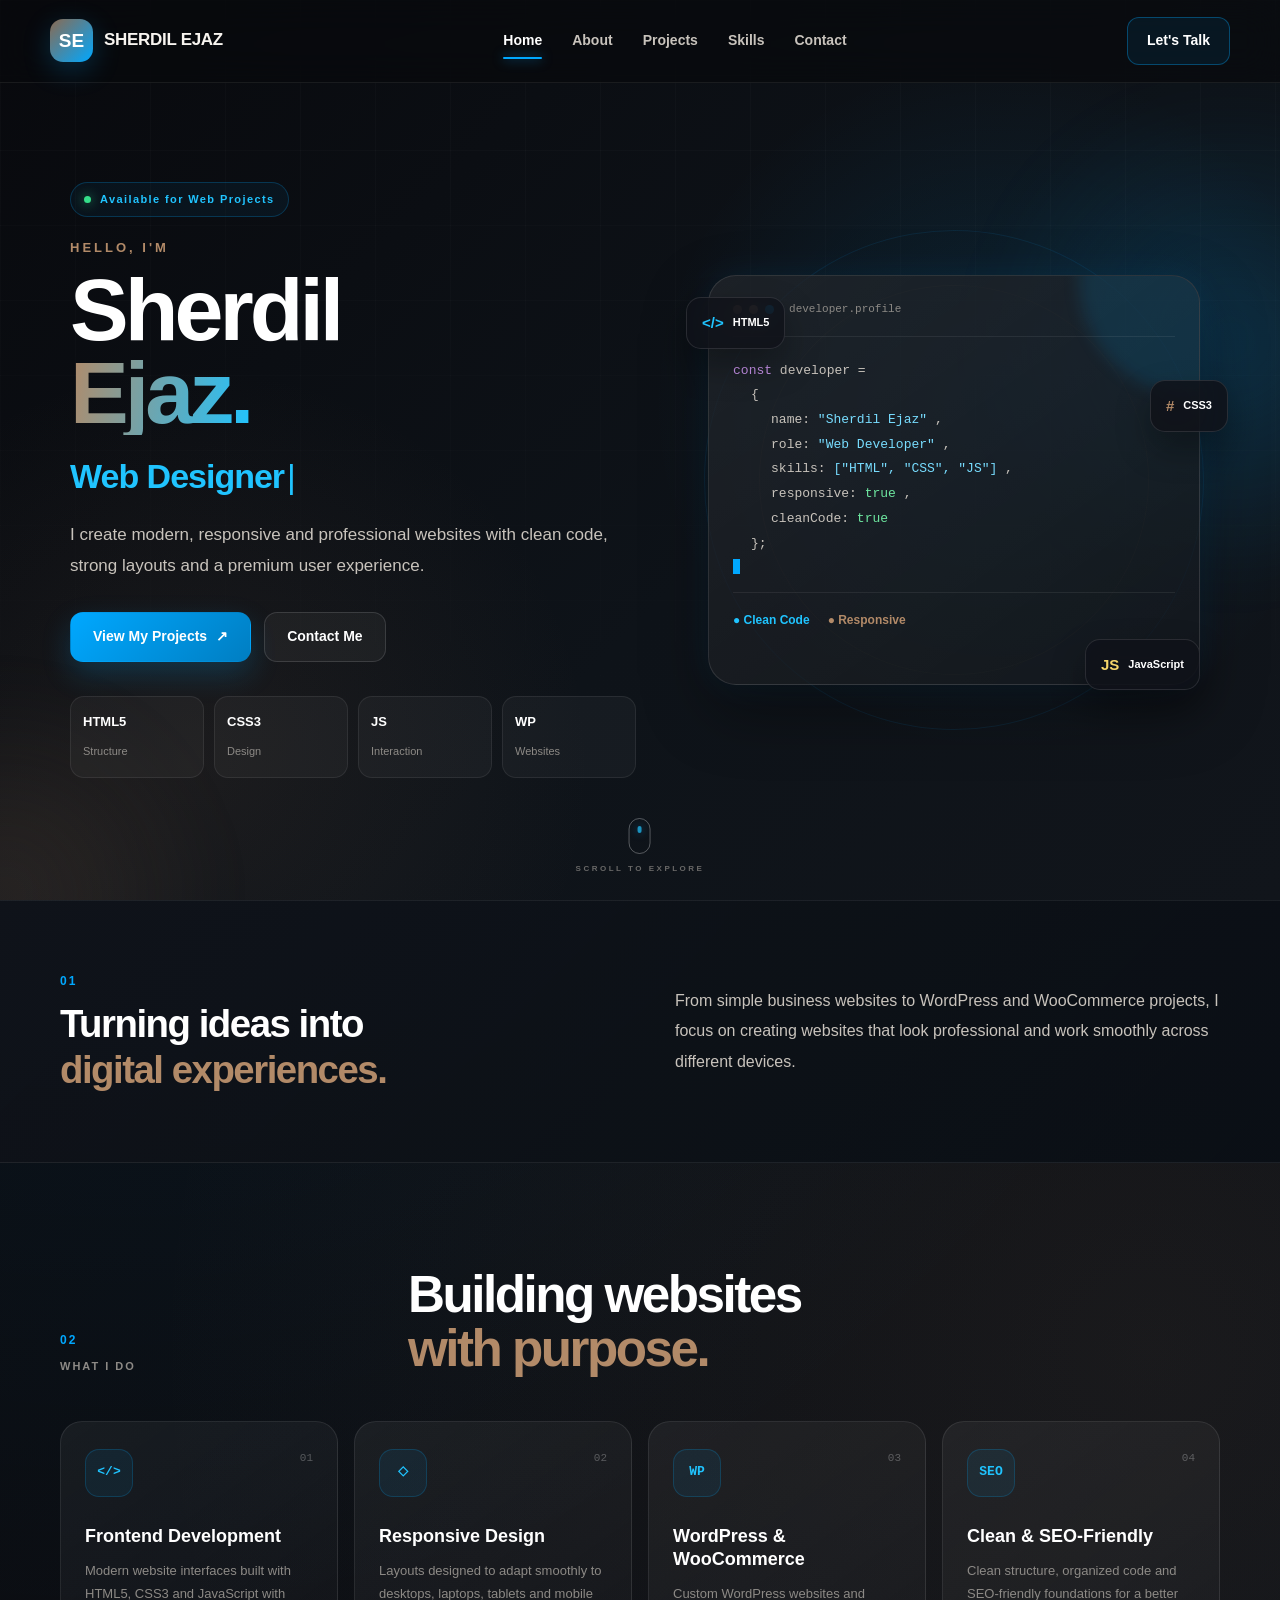
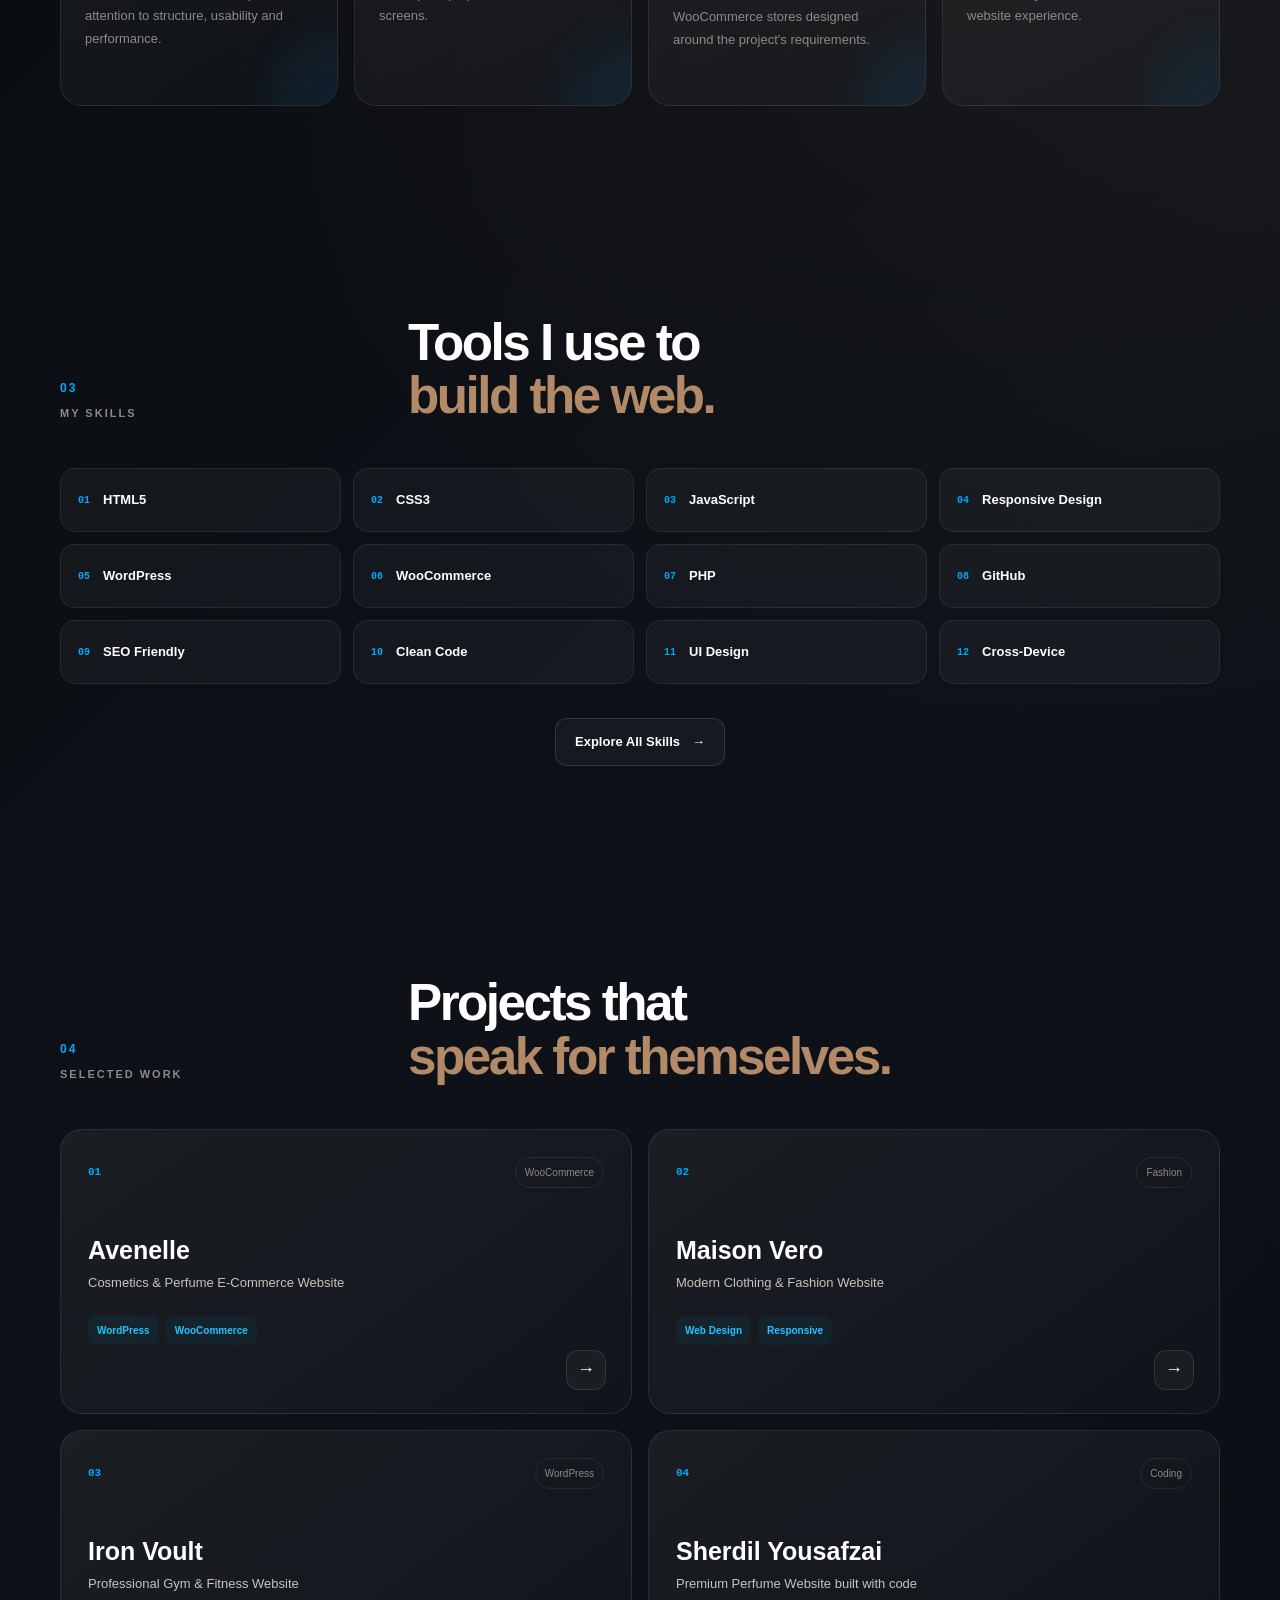
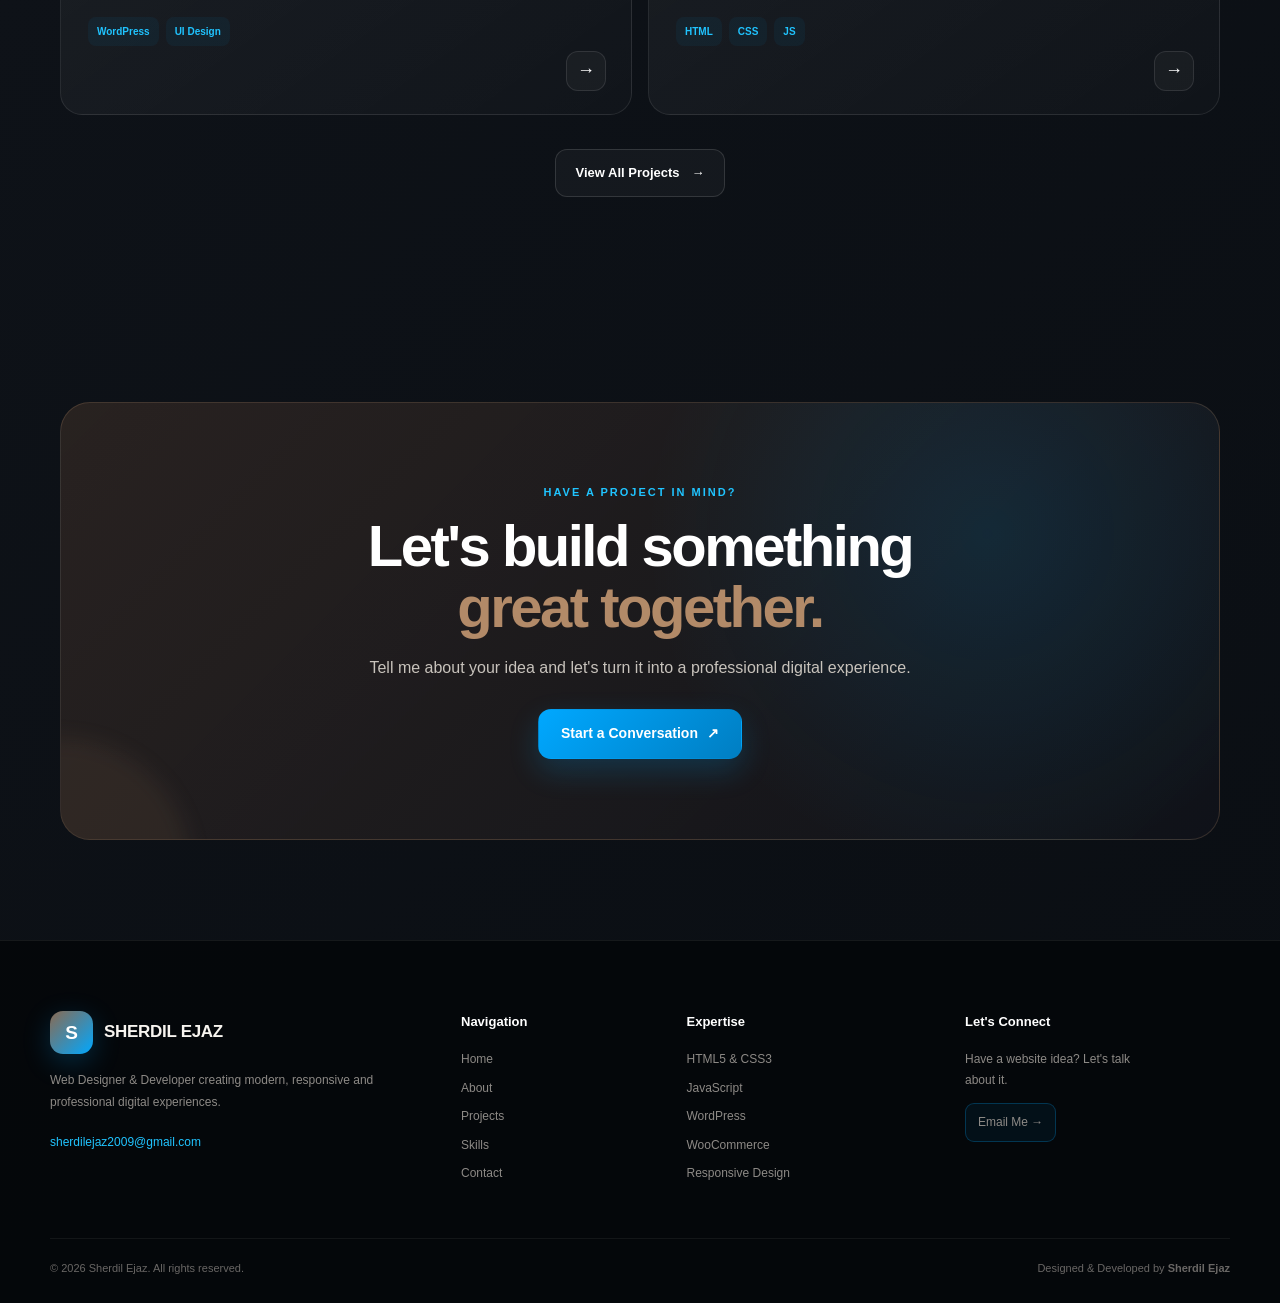
<file: index.html>
<!DOCTYPE html>
<html lang="en">
<head>
    <meta charset="UTF-8">

    <meta name="viewport"
          content="width=device-width, initial-scale=1.0">

    <meta name="description"
          content="Sherdil Ejaz — Web Designer and Developer creating responsive, SEO-friendly and clean websites using HTML5, CSS3, JavaScript, WordPress and WooCommerce.">

    <meta name="keywords"
          content="Sherdil Ejaz, Web Designer, Web Developer, HTML5, CSS3, JavaScript, WordPress, WooCommerce, Responsive Websites">

    <meta name="author"
          content="Sherdil Ejaz">

    <title>Sherdil Ejaz | Web Designer & Developer</title>

<style>
/* =========================================================
   SHERDIL EJAZ — HOME PAGE INTERNAL CSS
   SELF-CONTAINED HOME LAYOUT
   ========================================================= */

:root{
    --bg:#08090d;
    --bg2:#0e1218;
    --bg3:#151a21;
    --brown:#62493a;
    --brown2:#8a6a52;
    --gold:#b28a68;
    --blue:#00a8ff;
    --blue2:#20c4ff;
    --blue3:#78ddff;
    --white:#f7f4ef;
    --soft:#c8c3bc;
    --muted:#8d8a86;
    --border:rgba(255,255,255,.10);
    --border-blue:rgba(0,168,255,.28);
    --glass:rgba(255,255,255,.045);
    --container:1180px;
    --radius:22px;
    --ease:.35s ease;
}

*{
    margin:0;
    padding:0;
    box-sizing:border-box;
}

html{
    scroll-behavior:smooth;
}

body{
    min-width:320px;
    overflow-x:hidden;
    font-family:Arial,Helvetica,sans-serif;
    line-height:1.7;
    color:var(--white);
    background:
        radial-gradient(circle at 10% 10%,rgba(0,168,255,.08),transparent 28%),
        radial-gradient(circle at 90% 30%,rgba(178,138,104,.08),transparent 30%),
        linear-gradient(135deg,var(--bg),var(--bg2) 55%,#0a0e13);
}

body::before{
    content:"";
    position:fixed;
    inset:0;
    z-index:-1;
    pointer-events:none;
    background-image:
        linear-gradient(rgba(255,255,255,.018) 1px,transparent 1px),
        linear-gradient(90deg,rgba(255,255,255,.018) 1px,transparent 1px);
    background-size:80px 80px;
    mask-image:linear-gradient(to bottom,black,transparent 90%);
}

::selection{
    background:var(--blue);
    color:#fff;
}

a{
    color:inherit;
    text-decoration:none;
}

button,input,textarea,select{
    font:inherit;
}

button{
    cursor:pointer;
}

img{
    max-width:100%;
    display:block;
}

.container{
    width:min(calc(100% - 40px),var(--container));
    margin-inline:auto;
}

/* ================= HEADER ================= */

.site-header{
    position:fixed;
    top:0;
    left:0;
    width:100%;
    z-index:9999;
    padding:17px 0;
    background:rgba(8,9,13,.68);
    border-bottom:1px solid rgba(255,255,255,.07);
    backdrop-filter:blur(18px);
    -webkit-backdrop-filter:blur(18px);
    transition:
        background var(--ease),
        padding var(--ease),
        box-shadow var(--ease),
        border-color var(--ease);
}

.site-header.scrolled{
    padding:10px 0;
    background:rgba(34,29,26,.95);
    border-color:rgba(0,168,255,.24);
    box-shadow:0 15px 45px rgba(0,0,0,.38);
}

.header-inner{
    display:flex;
    align-items:center;
    justify-content:space-between;
    gap:25px;
}

.logo{
    display:inline-flex;
    align-items:center;
    gap:11px;
    flex-shrink:0;
    font-weight:800;
}

.logo-mark{
    width:43px;
    height:43px;
    display:grid;
    place-items:center;
    border-radius:13px;
    background:linear-gradient(135deg,var(--brown2),var(--blue));
    color:#fff;
    font-size:19px;
    font-weight:800;
    box-shadow:0 8px 28px rgba(0,168,255,.22);
}

.logo-text{
    color:var(--white);
    font-size:17px;
    letter-spacing:-.3px;
}

.site-nav{
    display:flex;
    align-items:center;
    justify-content:center;
    gap:4px;
}

.site-nav a{
    position:relative;
    padding:9px 13px;
    border-radius:10px;
    color:var(--soft);
    font-size:14px;
    font-weight:600;
    transition:var(--ease);
}

.site-nav a:hover{
    color:#fff;
    background:rgba(255,255,255,.06);
}

.site-nav a.active{
    color:#fff;
}

.site-nav a.active::after{
    content:"";
    position:absolute;
    left:13px;
    right:13px;
    bottom:3px;
    height:2px;
    border-radius:20px;
    background:var(--blue);
    box-shadow:0 0 12px rgba(0,168,255,.75);
}

.nav-btn{
    display:inline-flex;
    align-items:center;
    justify-content:center;
    padding:11px 19px;
    border:1px solid rgba(0,168,255,.35);
    border-radius:12px;
    background:rgba(0,168,255,.08);
    color:#fff;
    font-size:14px;
    font-weight:700;
    transition:var(--ease);
}

.nav-btn:hover{
    background:var(--blue);
    border-color:var(--blue);
    transform:translateY(-2px);
    box-shadow:0 10px 28px rgba(0,168,255,.25);
}

.menu-toggle{
    display:none;
    width:45px;
    height:45px;
    align-items:center;
    justify-content:center;
    flex-direction:column;
    gap:5px;
    border:1px solid rgba(255,255,255,.12);
    border-radius:12px;
    background:rgba(255,255,255,.05);
}

.menu-toggle span{
    width:21px;
    height:2px;
    border-radius:5px;
    background:#fff;
    transition:var(--ease);
}

.menu-toggle.active span:nth-child(1){
    transform:translateY(7px) rotate(45deg);
}
.menu-toggle.active span:nth-child(2){
    opacity:0;
}
.menu-toggle.active span:nth-child(3){
    transform:translateY(-7px) rotate(-45deg);
}

/* ================= HERO ================= */

.hero-section{
    position:relative;
    min-height:100vh;
    display:flex;
    align-items:center;
    padding:145px 0 85px;
    overflow:hidden;
    isolation:isolate;
    background:
        radial-gradient(circle at 78% 45%,rgba(0,168,255,.12),transparent 31%),
        radial-gradient(circle at 15% 85%,rgba(138,106,82,.12),transparent 30%),
        linear-gradient(135deg,#08090d,#0e1319 58%,#11151b);
}

.hero-section::before{
    content:"";
    position:absolute;
    inset:0;
    z-index:-1;
    background-image:
        linear-gradient(rgba(255,255,255,.022) 1px,transparent 1px),
        linear-gradient(90deg,rgba(255,255,255,.022) 1px,transparent 1px);
    background-size:75px 75px;
    mask-image:linear-gradient(to bottom,black,transparent 95%);
}

.hero-glow{
    position:absolute;
    border-radius:50%;
    pointer-events:none;
    filter:blur(30px);
    z-index:-1;
}

.glow-one{
    width:520px;
    height:520px;
    right:-210px;
    top:80px;
    background:radial-gradient(circle,rgba(0,168,255,.16),transparent 68%);
}

.glow-two{
    width:450px;
    height:450px;
    left:-220px;
    bottom:-220px;
    background:radial-gradient(circle,rgba(178,138,104,.14),transparent 68%);
}

.hero-grid{
    width:100%;
    display:grid;
    grid-template-columns:minmax(0,1.06fr) minmax(390px,.94fr);
    align-items:center;
    gap:72px;
    position:relative;
    z-index:2;
}

.hero-content{
    min-width:0;
    max-width:700px;
}

.availability{
    width:max-content;
    max-width:100%;
    display:flex;
    align-items:center;
    gap:9px;
    margin-bottom:20px;
    padding:7px 13px;
    border:1px solid rgba(0,168,255,.23);
    border-radius:999px;
    background:rgba(0,168,255,.055);
    color:var(--blue2);
    font-size:11px;
    font-weight:800;
    letter-spacing:1.4px;
}

.status-dot{
    width:7px;
    height:7px;
    flex:0 0 7px;
    border-radius:50%;
    background:#35df8a;
    box-shadow:0 0 12px rgba(53,223,138,.75);
}

.hero-small-title{
    margin-bottom:9px;
    color:var(--gold);
    font-size:13px;
    font-weight:800;
    letter-spacing:3px;
}

.hero-content h1{
    margin:0 0 20px;
    color:#fff;
    font-size:clamp(52px,7vw,88px);
    line-height:.95;
    letter-spacing:-4px;
    font-weight:800;
}

.hero-content h1 span{
    display:block;
    width:max-content;
    max-width:100%;
    background:linear-gradient(100deg,var(--gold),var(--blue2));
    -webkit-background-clip:text;
    background-clip:text;
    color:transparent;
}

.hero-content h2{
    margin-bottom:22px;
    color:#fff;
    font-size:clamp(22px,3vw,34px);
    line-height:1.2;
    letter-spacing:-1px;
}

.hero-content h2 span{
    color:var(--blue2);
}

.hero-description{
    max-width:650px;
    margin-bottom:30px;
    color:var(--soft);
    font-size:17px;
    line-height:1.85;
}

.hero-buttons{
    display:flex;
    flex-wrap:wrap;
    gap:13px;
}

.btn{
    position:relative;
    display:inline-flex;
    align-items:center;
    justify-content:center;
    gap:9px;
    min-height:50px;
    padding:0 22px;
    border:1px solid transparent;
    border-radius:13px;
    color:#fff;
    font-size:14px;
    font-weight:800;
    overflow:hidden;
    transition:var(--ease);
}

.btn-primary{
    background:linear-gradient(135deg,var(--blue),#007ec2);
    box-shadow:0 12px 30px rgba(0,168,255,.20);
}

.btn-primary:hover{
    transform:translateY(-3px);
    box-shadow:0 18px 40px rgba(0,168,255,.30);
}

.btn-secondary{
    border-color:rgba(255,255,255,.13);
    background:rgba(255,255,255,.045);
}

.btn-secondary:hover{
    border-color:rgba(0,168,255,.45);
    background:rgba(0,168,255,.08);
    transform:translateY(-3px);
}

.hero-mini-stats{
    display:grid;
    grid-template-columns:repeat(4,1fr);
    gap:10px;
    margin-top:34px;
}

.mini-stat{
    min-width:0;
    padding:14px 12px;
    border:1px solid rgba(255,255,255,.08);
    border-radius:14px;
    background:rgba(255,255,255,.035);
    backdrop-filter:blur(10px);
    transition:var(--ease);
}

.mini-stat:hover{
    transform:translateY(-4px);
    border-color:rgba(0,168,255,.28);
    background:rgba(0,168,255,.055);
}

.mini-stat strong{
    display:block;
    margin-bottom:3px;
    color:#fff;
    font-size:13px;
}

.mini-stat span{
    color:var(--muted);
    font-size:11px;
}

/* ================= DEVELOPER CARD ================= */

.hero-visual{
    position:relative;
    min-width:0;
    min-height:510px;
    display:flex;
    align-items:center;
    justify-content:center;
}

.visual-orbit{
    position:absolute;
    border:1px solid rgba(0,168,255,.10);
    border-radius:50%;
    pointer-events:none;
}

.orbit-one{
    width:500px;
    height:500px;
    transform:rotate(12deg);
}

.orbit-two{
    width:390px;
    height:390px;
    border-color:rgba(178,138,104,.10);
    transform:rotate(-17deg);
}

.developer-card{
    position:relative;
    z-index:3;
    width:min(100%,520px);
    min-height:410px;
    padding:24px;
    border:1px solid rgba(255,255,255,.11);
    border-radius:28px;
    background:
        linear-gradient(145deg,rgba(255,255,255,.075),rgba(255,255,255,.025)),
        rgba(12,16,22,.72);
    box-shadow:
        0 25px 65px rgba(0,0,0,.38),
        0 0 35px rgba(0,168,255,.10);
    backdrop-filter:blur(20px);
    -webkit-backdrop-filter:blur(20px);
    overflow:hidden;
}

.developer-card::before{
    content:"";
    position:absolute;
    width:230px;
    height:230px;
    right:-110px;
    top:-110px;
    border-radius:50%;
    background:rgba(0,168,255,.12);
    filter:blur(8px);
}

.card-top{
    position:relative;
    z-index:2;
    display:flex;
    align-items:center;
    gap:7px;
    min-height:30px;
    padding-bottom:17px;
    border-bottom:1px solid rgba(255,255,255,.07);
}

.window-dot{
    width:9px;
    height:9px;
    flex:0 0 9px;
    border-radius:50%;
    background:var(--brown2);
}

.window-dot:nth-child(2){
    background:var(--gold);
}

.window-dot:nth-child(3){
    background:var(--blue);
}

.card-label{
    margin-left:8px;
    color:var(--muted);
    font-family:"Courier New",monospace;
    font-size:11px;
}

.code-area{
    position:relative;
    z-index:2;
    padding-top:22px;
    font-family:"Courier New",monospace;
    font-size:13px;
    line-height:1.9;
    color:var(--soft);
}

.code-area p{
    margin:0;
    white-space:nowrap;
}

.code-area .indent{
    padding-left:18px;
}

.code-area .double{
    padding-left:38px;
}

.code-purple{
    color:#c792ea;
}

.code-blue{
    color:var(--blue3);
}

.code-green{
    color:#6ee7a0;
}

.cursor-line{
    height:18px;
}

.cursor{
    display:inline-block;
    width:7px;
    height:15px;
    vertical-align:-3px;
    background:var(--blue);
    animation:blink 1s steps(2,start) infinite;
}

@keyframes blink{
    50%{opacity:0}
}

.developer-card-footer{
    position:relative;
    z-index:2;
    display:flex;
    flex-wrap:wrap;
    gap:18px;
    margin-top:18px;
    padding-top:17px;
    border-top:1px solid rgba(255,255,255,.07);
    color:var(--soft);
    font-size:12px;
    font-weight:600;
}

.developer-card-footer span:first-child{
    color:var(--blue2);
}

.developer-card-footer span:last-child{
    color:var(--gold);
}

.floating-card{
    position:absolute;
    z-index:5;
    display:flex;
    align-items:center;
    gap:9px;
    padding:12px 15px;
    border:1px solid rgba(255,255,255,.11);
    border-radius:15px;
    background:rgba(16,19,26,.84);
    box-shadow:0 16px 35px rgba(0,0,0,.30);
    backdrop-filter:blur(14px);
    -webkit-backdrop-filter:blur(14px);
    color:#fff;
    font-size:11px;
    font-weight:700;
    animation:floatCard 5s ease-in-out infinite;
}

.floating-card strong{
    color:var(--blue2);
    font-size:15px;
}

.card-html{
    left:-22px;
    top:72px;
}

.card-css{
    right:-18px;
    top:155px;
    animation-delay:-1.6s;
}

.card-css strong{
    color:var(--gold);
}

.card-js{
    right:10px;
    bottom:45px;
    animation-delay:-3s;
}

.card-js strong{
    color:#f7d66b;
}

@keyframes floatCard{
    0%,100%{transform:translateY(0)}
    50%{transform:translateY(-9px)}
}

/* ================= INTRO ================= */

.intro-strip{
    position:relative;
    padding:70px 0;
    border-top:1px solid rgba(255,255,255,.07);
    border-bottom:1px solid rgba(255,255,255,.07);
    background:linear-gradient(135deg,rgba(16,19,26,.88),rgba(10,15,21,.92));
}

.intro-grid{
    display:grid;
    grid-template-columns:1fr 1fr;
    gap:70px;
    align-items:center;
}

.intro-title span{
    display:block;
    margin-bottom:10px;
    color:var(--blue);
    font-size:12px;
    font-weight:800;
    letter-spacing:2px;
}

.intro-title h3{
    max-width:560px;
    color:#fff;
    font-size:clamp(25px,3vw,40px);
    line-height:1.18;
    letter-spacing:-1.5px;
}

.intro-title h3 strong{
    display:block;
    color:var(--gold);
}

.intro-grid > p{
    max-width:600px;
    color:var(--soft);
    font-size:16px;
    line-height:1.9;
}

/* ================= GENERAL SECTIONS ================= */

.section-space{
    padding:105px 0;
}

.section-heading{
    display:grid;
    grid-template-columns:.55fr 1.45fr;
    align-items:end;
    gap:40px;
    margin-bottom:45px;
}

.section-number{
    display:block;
    margin-bottom:6px;
    color:var(--blue);
    font-size:12px;
    font-weight:800;
    letter-spacing:2px;
}

.eyebrow{
    color:var(--muted);
    font-size:11px;
    font-weight:800;
    letter-spacing:2px;
}

.section-heading h2{
    max-width:800px;
    color:#fff;
    font-size:clamp(32px,4vw,55px);
    line-height:1.05;
    letter-spacing:-2.5px;
}

.section-heading h2 span{
    display:block;
    color:var(--gold);
}

/* ================= SERVICES ================= */

.service-grid{
    display:grid;
    grid-template-columns:repeat(4,1fr);
    gap:16px;
}

.service-card{
    position:relative;
    min-height:285px;
    padding:27px 24px;
    border:1px solid rgba(255,255,255,.09);
    border-radius:var(--radius);
    background:
        linear-gradient(145deg,rgba(255,255,255,.055),rgba(255,255,255,.018));
    overflow:hidden;
    transition:transform var(--ease),border-color var(--ease),background var(--ease),box-shadow var(--ease);
}

.service-card::after{
    content:"";
    position:absolute;
    width:130px;
    height:130px;
    right:-65px;
    bottom:-65px;
    border-radius:50%;
    background:rgba(0,168,255,.08);
    filter:blur(20px);
}

.service-card:hover{
    transform:translateY(-7px);
    border-color:rgba(0,168,255,.30);
    background:rgba(0,168,255,.045);
    box-shadow:0 20px 45px rgba(0,0,0,.24);
}

.service-icon{
    width:48px;
    height:48px;
    display:grid;
    place-items:center;
    margin-bottom:28px;
    border:1px solid rgba(0,168,255,.20);
    border-radius:14px;
    background:rgba(0,168,255,.07);
    color:var(--blue2);
    font-family:"Courier New",monospace;
    font-size:13px;
    font-weight:800;
}

.service-number{
    position:absolute;
    top:27px;
    right:24px;
    color:rgba(255,255,255,.28);
    font-family:"Courier New",monospace;
    font-size:11px;
}

.service-card h3{
    margin-bottom:12px;
    color:#fff;
    font-size:18px;
    line-height:1.3;
}

.service-card p{
    color:var(--muted);
    font-size:13px;
    line-height:1.75;
}

/* ================= SKILLS ================= */

.skill-preview-grid{
    display:grid;
    grid-template-columns:repeat(4,1fr);
    gap:12px;
}

.skill-pill{
    min-height:64px;
    display:flex;
    align-items:center;
    gap:13px;
    padding:0 17px;
    border:1px solid rgba(255,255,255,.08);
    border-radius:15px;
    background:rgba(255,255,255,.035);
    color:#fff;
    font-size:13px;
    font-weight:700;
    transition:var(--ease);
}

.skill-pill span{
    color:var(--blue);
    font-family:"Courier New",monospace;
    font-size:10px;
}

.skill-pill:hover{
    transform:translateY(-4px);
    border-color:rgba(0,168,255,.28);
    background:rgba(0,168,255,.055);
}

.center-button{
    display:flex;
    justify-content:center;
    margin-top:34px;
}

.outline-btn{
    display:inline-flex;
    align-items:center;
    gap:12px;
    padding:12px 19px;
    border:1px solid rgba(255,255,255,.13);
    border-radius:12px;
    color:#fff;
    font-size:13px;
    font-weight:700;
    background:rgba(255,255,255,.035);
    transition:var(--ease);
}

.outline-btn:hover{
    transform:translateY(-3px);
    border-color:rgba(0,168,255,.4);
    background:rgba(0,168,255,.07);
}

/* ================= PROJECTS ================= */

.project-preview-grid{
    display:grid;
    grid-template-columns:repeat(2,1fr);
    gap:16px;
}

.project-card{
    position:relative;
    min-height:285px;
    padding:27px;
    border:1px solid rgba(255,255,255,.09);
    border-radius:var(--radius);
    background:linear-gradient(145deg,rgba(255,255,255,.055),rgba(255,255,255,.018));
    overflow:hidden;
    transition:var(--ease);
}

.project-card:hover{
    transform:translateY(-7px);
    border-color:rgba(0,168,255,.30);
    box-shadow:0 22px 50px rgba(0,0,0,.28);
}

.project-card-top{
    display:flex;
    align-items:center;
    justify-content:space-between;
    margin-bottom:48px;
}

.project-index{
    color:var(--blue);
    font-family:"Courier New",monospace;
    font-size:11px;
    font-weight:800;
}

.project-type{
    padding:6px 9px;
    border:1px solid rgba(255,255,255,.08);
    border-radius:999px;
    color:var(--muted);
    font-size:10px;
}

.project-card h3{
    margin-bottom:8px;
    color:#fff;
    font-size:25px;
    line-height:1.15;
}

.project-card > p{
    max-width:390px;
    color:var(--soft);
    font-size:13px;
}

.project-tags{
    display:flex;
    flex-wrap:wrap;
    gap:7px;
    margin-top:22px;
}

.project-tags span{
    padding:6px 9px;
    border-radius:8px;
    background:rgba(0,168,255,.06);
    color:var(--blue2);
    font-size:10px;
    font-weight:700;
}

.project-arrow{
    position:absolute;
    right:25px;
    bottom:23px;
    width:40px;
    height:40px;
    display:grid;
    place-items:center;
    border:1px solid rgba(255,255,255,.10);
    border-radius:12px;
    color:#fff;
    background:rgba(255,255,255,.035);
    font-size:18px;
    transition:var(--ease);
}

.project-arrow:hover{
    background:var(--blue);
    border-color:var(--blue);
    transform:translateX(4px);
}

/* ================= CTA ================= */

.cta-section{
    padding:100px 0;
}

.cta-box{
    position:relative;
    padding:80px 40px;
    text-align:center;
    border:1px solid rgba(178,138,104,.23);
    border-radius:30px;
    background:
        radial-gradient(circle at 80% 30%,rgba(0,168,255,.12),transparent 35%),
        linear-gradient(135deg,rgba(53,42,37,.70),rgba(16,19,26,.88));
    overflow:hidden;
}

.cta-decoration{
    position:absolute;
    width:260px;
    height:260px;
    left:-130px;
    bottom:-160px;
    border-radius:50%;
    background:rgba(138,106,82,.13);
    filter:blur(10px);
}

.cta-box .eyebrow{
    position:relative;
    margin-bottom:15px;
    color:var(--blue2);
}

.cta-box h2{
    position:relative;
    max-width:850px;
    margin:0 auto 16px;
    color:#fff;
    font-size:clamp(34px,5vw,58px);
    line-height:1.05;
    letter-spacing:-2.5px;
}

.cta-box h2 span{
    display:block;
    color:var(--gold);
}

.cta-box > p:not(.eyebrow){
    position:relative;
    max-width:620px;
    margin:0 auto 28px;
    color:var(--soft);
}

/* ================= FOOTER ================= */

.site-footer{
    margin-top:0;
    border-top:1px solid rgba(255,255,255,.07);
    background:rgba(5,7,10,.92);
}

.footer-main{
    display:grid;
    grid-template-columns:1.4fr .7fr .9fr 1fr;
    gap:40px;
    padding:70px 0 55px;
}

.footer-brand .logo{
    margin-bottom:16px;
}

.footer-brand p{
    max-width:330px;
    margin-bottom:13px;
    color:var(--muted);
    font-size:12px;
    line-height:1.8;
}

.footer-email{
    color:var(--blue2);
    font-size:12px;
    transition:var(--ease);
}

.footer-email:hover{
    color:#fff;
}

.footer-column{
    display:flex;
    flex-direction:column;
    align-items:flex-start;
    gap:8px;
}

.footer-column h4{
    margin-bottom:8px;
    color:#fff;
    font-size:13px;
}

.footer-column a,
.footer-column span{
    color:var(--muted);
    font-size:12px;
    transition:var(--ease);
}

.footer-column a:hover{
    color:var(--blue2);
    transform:translateX(3px);
}

.footer-column p{
    max-width:190px;
    margin-bottom:5px;
    color:var(--muted);
    font-size:12px;
    line-height:1.7;
}

.footer-contact-btn{
    display:inline-flex!important;
    padding:8px 12px;
    border:1px solid rgba(0,168,255,.25);
    border-radius:9px;
    background:rgba(0,168,255,.06);
}

.footer-bottom{
    display:flex;
    align-items:center;
    justify-content:space-between;
    gap:20px;
    padding:20px 0 25px;
    border-top:1px solid rgba(255,255,255,.06);
}

.footer-bottom p{
    color:#696765;
    font-size:11px;
}

/* ================= ANIMATION HELPERS ================= */

.reveal{
    opacity:0;
    transform:translateY(22px);
}

.reveal.show{
    opacity:1;
    transform:translateY(0);
    transition:opacity .7s ease,transform .7s ease;
}

.page-loaded .hero-content,
.page-loaded .hero-visual{
    animation:heroIn .8s ease both;
}

.page-loaded .hero-visual{
    animation-delay:.08s;
}

@keyframes heroIn{
    from{
        opacity:0;
        transform:translateY(20px);
    }
    to{
        opacity:1;
        transform:translateY(0);
    }
}

.button-ripple{
    position:absolute;
    border-radius:50%;
    background:rgba(255,255,255,.25);
    transform:scale(0);
    animation:ripple .6s ease-out forwards;
    pointer-events:none;
}

@keyframes ripple{
    to{
        transform:scale(2);
        opacity:0;
    }
}

/* ================= TABLET ================= */

@media (max-width:1100px){
    .hero-grid{
        grid-template-columns:1fr 1fr;
        gap:42px;
    }

    .hero-content h1{
        font-size:clamp(48px,6.5vw,72px);
    }

    .service-grid{
        grid-template-columns:repeat(2,1fr);
    }

    .skill-preview-grid{
        grid-template-columns:repeat(3,1fr);
    }

    .footer-main{
        grid-template-columns:1.2fr 1fr 1fr;
    }

    .footer-column:last-child{
        grid-column:1/-1;
    }
}

/* ================= MOBILE NAV + LAYOUT ================= */

@media (max-width:850px){
    .site-header{
        padding:12px 0;
    }

    .header-inner{
        gap:12px;
    }

    .site-nav{
        position:fixed;
        top:70px;
        left:20px;
        right:20px;
        display:flex;
        flex-direction:column;
        align-items:stretch;
        gap:5px;
        padding:12px;
        border:1px solid rgba(255,255,255,.10);
        border-radius:18px;
        background:rgba(12,15,20,.96);
        box-shadow:0 25px 60px rgba(0,0,0,.45);
        backdrop-filter:blur(18px);
        -webkit-backdrop-filter:blur(18px);
        opacity:0;
        visibility:hidden;
        transform:translateY(-12px);
        transition:var(--ease);
    }

    .site-nav.active{
        opacity:1;
        visibility:visible;
        transform:translateY(0);
    }

    .site-nav a{
        width:100%;
        padding:12px 14px;
    }

    .site-nav a.active::after{
        left:14px;
        right:auto;
        width:30px;
    }

    .nav-btn{
        display:none;
    }

    .menu-toggle{
        display:flex;
    }

    body.menu-open{
        overflow:hidden;
    }

    .hero-section{
        min-height:auto;
        padding:120px 0 70px;
    }

    .hero-grid{
        grid-template-columns:1fr;
        gap:55px;
    }

    .hero-content{
        max-width:760px;
    }

    .hero-visual{
        min-height:480px;
    }

    .intro-grid{
        grid-template-columns:1fr;
        gap:25px;
    }

    .section-heading{
        grid-template-columns:1fr;
        gap:10px;
    }

    .service-grid{
        grid-template-columns:repeat(2,1fr);
    }

    .skill-preview-grid{
        grid-template-columns:repeat(2,1fr);
    }

    .footer-main{
        grid-template-columns:1fr 1fr;
    }

    .footer-column:last-child{
        grid-column:auto;
    }
}

/* ================= SMALL MOBILE ================= */

@media (max-width:600px){
    .container{
        width:min(calc(100% - 28px),var(--container));
    }

    .logo-text{
        font-size:14px;
    }

    .logo-mark{
        width:40px;
        height:40px;
        border-radius:12px;
    }

    .hero-section{
        padding:105px 0 60px;
    }

    .availability{
        font-size:9px;
        letter-spacing:1px;
    }

    .hero-content h1{
        font-size:clamp(43px,14vw,62px);
        letter-spacing:-3px;
    }

    .hero-content h2{
        font-size:22px;
    }

    .hero-description{
        font-size:14px;
    }

    .hero-buttons{
        flex-direction:column;
    }

    .hero-buttons .btn{
        width:100%;
    }

    .hero-mini-stats{
        grid-template-columns:repeat(2,1fr);
    }

    .hero-visual{
        min-height:430px;
    }

    .developer-card{
        min-height:390px;
        padding:18px;
        border-radius:20px;
    }

    .code-area{
        font-size:10px;
        line-height:1.9;
    }

    .code-area p{
        white-space:normal;
        overflow-wrap:anywhere;
    }

    .code-area .indent{
        padding-left:10px;
    }

    .code-area .double{
        padding-left:20px;
    }

    .floating-card{
        padding:9px 11px;
        font-size:9px;
    }

    .floating-card strong{
        font-size:12px;
    }

    .card-html{
        left:-4px;
        top:25px;
    }

    .card-css{
        right:-3px;
        top:120px;
    }

    .card-js{
        right:0;
        bottom:18px;
    }

    .orbit-one{
        width:340px;
        height:340px;
    }

    .orbit-two{
        width:280px;
        height:280px;
    }

    .section-space{
        padding:75px 0;
    }

    .section-heading h2{
        font-size:34px;
        letter-spacing:-1.5px;
    }

    .service-grid,
    .skill-preview-grid,
    .project-preview-grid{
        grid-template-columns:1fr;
    }

    .service-card{
        min-height:auto;
    }

    .project-card{
        min-height:270px;
    }

    .cta-section{
        padding:70px 0;
    }

    .cta-box{
        padding:60px 20px;
        border-radius:22px;
    }

    .cta-box h2{
        font-size:34px;
    }

    .footer-main{
        grid-template-columns:1fr;
        gap:30px;
        padding:55px 0 40px;
    }

    .footer-column:last-child{
        grid-column:auto;
    }

    .footer-bottom{
        flex-direction:column;
        align-items:flex-start;
    }
}

/* ================= VERY SMALL ================= */

@media (max-width:380px){
    .hero-mini-stats{
        grid-template-columns:1fr 1fr;
        gap:7px;
    }

    .mini-stat{
        padding:11px 9px;
    }

    .code-area{
        font-size:9px;
    }

    .logo-text{
        font-size:13px;
    }

    .hero-content h1{
        font-size:42px;
    }
}

/* ================= REDUCED MOTION ================= */

@media (prefers-reduced-motion:reduce){
    html{
        scroll-behavior:auto;
    }

    *,
    *::before,
    *::after{
        animation-duration:.01ms!important;
        animation-iteration-count:1!important;
        transition-duration:.01ms!important;
    }
}
/* =========================================================
   HOME PAGE — EXTRA SIDE SPACING
   ========================================================= */

.hero-section > .container,
.hero-section .container {
    width: calc(100% - 120px);
    max-width: 1500px;
    margin-left: auto;
    margin-right: auto;
}

/* Hero content ko edge se andar rakho */
.hero-grid {
    padding-left: 10px;
    padding-right: 10px;
}

/* Developer card right edge se safe distance */
.hero-visual {
    padding-right: 10px;
}

/* Intro aur baaki Home sections bhi balanced rahen */
.intro-strip > .container,
.section-space > .container,
.cta-section > .container {
    width: calc(100% - 120px);
    max-width: 1500px;
    margin-left: auto;
    margin-right: auto;
}

/* Tablet */
@media (max-width: 1100px) {
    .hero-section > .container,
    .hero-section .container,
    .intro-strip > .container,
    .section-space > .container,
    .cta-section > .container {
        width: calc(100% - 70px);
    }
}

/* Mobile */
@media (max-width: 600px) {
    .hero-section > .container,
    .hero-section .container,
    .intro-strip > .container,
    .section-space > .container,
    .cta-section > .container {
        width: calc(100% - 30px);
    }

    .hero-grid {
        padding-left: 0;
        padding-right: 0;
    }

    .hero-visual {
        padding-right: 0;
    }
}


/* =========================================================
   STEP 1 — PREMIUM HERO ENHANCEMENTS
   ========================================================= */

.typing-title{
    min-height:42px;
    display:flex;
    align-items:center;
    gap:3px;
}

.typing-title > #typing-text{
    display:inline-block;
}

.typing-cursor{
    display:inline-block;
    color:var(--blue2);
    font-weight:400;
    animation:typingCursorBlink .8s steps(1,end) infinite;
}

@keyframes typingCursorBlink{
    0%,45%{opacity:1}
    46%,100%{opacity:0}
}

.hero-buttons .btn{
    position:relative;
    overflow:hidden;
    isolation:isolate;
}

.hero-buttons .btn::before{
    content:"";
    position:absolute;
    top:0;
    left:-130%;
    width:65%;
    height:100%;
    background:linear-gradient(90deg,transparent,rgba(255,255,255,.28),transparent);
    transform:skewX(-20deg);
    transition:left .7s ease;
    pointer-events:none;
    z-index:-1;
}

.hero-buttons .btn:hover::before{
    left:145%;
}

.hero-buttons .btn:hover{
    transform:translateY(-4px);
}

.hero-glow{
    transition:transform .8s cubic-bezier(.2,.8,.2,1);
}

.scroll-indicator{
    position:absolute;
    left:50%;
    bottom:24px;
    transform:translateX(-50%);
    display:flex;
    flex-direction:column;
    align-items:center;
    gap:8px;
    z-index:4;
    pointer-events:none;
    opacity:.72;
}

.scroll-indicator span{
    position:relative;
    width:22px;
    height:36px;
    border:1px solid rgba(255,255,255,.42);
    border-radius:20px;
}

.scroll-indicator span::before{
    content:"";
    position:absolute;
    top:7px;
    left:50%;
    width:4px;
    height:7px;
    border-radius:10px;
    background:var(--blue2);
    transform:translateX(-50%);
    box-shadow:0 0 10px rgba(0,168,255,.7);
    animation:scrollWheel 1.8s ease-in-out infinite;
}

@keyframes scrollWheel{
    0%{opacity:0;transform:translate(-50%,0)}
    25%{opacity:1}
    70%{opacity:1}
    100%{opacity:0;transform:translate(-50%,13px)}
}

.scroll-indicator p{
    margin:0;
    color:var(--muted);
    font-size:8px;
    font-weight:700;
    letter-spacing:2.5px;
}

@media (max-width:850px){
    .typing-title{min-height:38px}
    .scroll-indicator{bottom:18px}
}

@media (max-width:600px){
    .typing-title{
        font-size:22px!important;
        min-height:34px;
    }
    .scroll-indicator{display:none}
}

@media (prefers-reduced-motion:reduce){
    .typing-cursor,
    .scroll-indicator span::before{
        animation:none;
    }
    .hero-glow{transition:none}
}

</style>

</head>

<body>

    <!-- =========================
         HEADER
    ========================== -->

    <header class="site-header" id="siteHeader">

        <div class="container header-inner">

            <a href="index.html" class="logo">
                <span class="logo-mark">SE</span>
                <span class="logo-text">SHERDIL <strong>EJAZ</strong></span>
            </a>

            <nav class="site-nav" id="mainNav">

                <a href="index.html" class="active">Home</a>
                <a href="about.html">About</a>
                <a href="projects.html">Projects</a>
                <a href="skills.html">Skills</a>
                <a href="contact.html">Contact</a>

            </nav>

            <a href="contact.html" class="nav-btn">
                Let's Talk
            </a>

            <button class="menu-toggle"
                    id="menuToggle"
                    aria-label="Open navigation">

                <span></span>
                <span></span>
                <span></span>

            </button>

        </div>

    </header>


    <main>

        <!-- =========================
             HERO SECTION
        ========================== -->

        <section class="hero-section">

            <div class="hero-glow glow-one"></div>
            <div class="hero-glow glow-two"></div>

            <div class="container hero-grid">

                <div class="hero-content">

                    <div class="availability">
                        <span class="status-dot"></span>
                        Available for Web Projects
                    </div>

                    <p class="hero-small-title">
                        HELLO, I'M
                    </p>

                    <h1>
                        Sherdil
                        <span>Ejaz.</span>
                    </h1>

                    <h2 class="typing-title">
                        <span id="typing-text"></span>
                        <span class="typing-cursor">|</span>
                    </h2>

                    <p class="hero-description">
                        I create modern, responsive and professional
                        websites with clean code, strong layouts and
                        a premium user experience.
                    </p>

                    <div class="hero-buttons">

                        <a href="projects.html" class="btn btn-primary">
                            View My Projects
                            <span>↗</span>
                        </a>

                        <a href="contact.html" class="btn btn-secondary">
                            Contact Me
                        </a>

                    </div>

                    <div class="hero-mini-stats">

                        <div class="mini-stat">
                            <strong>HTML5</strong>
                            <span>Structure</span>
                        </div>

                        <div class="mini-stat">
                            <strong>CSS3</strong>
                            <span>Design</span>
                        </div>

                        <div class="mini-stat">
                            <strong>JS</strong>
                            <span>Interaction</span>
                        </div>

                        <div class="mini-stat">
                            <strong>WP</strong>
                            <span>Websites</span>
                        </div>

                    </div>

                </div>


                <!-- HERO VISUAL -->

                <div class="hero-visual">

                    <div class="visual-orbit orbit-one"></div>
                    <div class="visual-orbit orbit-two"></div>

                    <div class="developer-card">

                        <div class="card-top">

                            <span class="window-dot"></span>
                            <span class="window-dot"></span>
                            <span class="window-dot"></span>

                            <span class="card-label">
                                developer.profile
                            </span>

                        </div>

                        <div class="code-area">

                            <p>
                                <span class="code-purple">const</span>
                                developer =
                            </p>

                            <p class="indent">
                                {
                            </p>

                            <p class="indent double">
                                name:
                                <span class="code-blue">
                                    "Sherdil Ejaz"
                                </span>,
                            </p>

                            <p class="indent double">
                                role:
                                <span class="code-blue">
                                    "Web Developer"
                                </span>,
                            </p>

                            <p class="indent double">
                                skills:
                                <span class="code-blue">
                                    ["HTML", "CSS", "JS"]
                                </span>,
                            </p>

                            <p class="indent double">
                                responsive:
                                <span class="code-green">
                                    true
                                </span>,
                            </p>

                            <p class="indent double">
                                cleanCode:
                                <span class="code-green">
                                    true
                                </span>
                            </p>

                            <p class="indent">
                                };
                            </p>

                            <p class="cursor-line">
                                <span class="cursor"></span>
                            </p>

                        </div>

                        <div class="developer-card-footer">

                            <span>
                                ● Clean Code
                            </span>

                            <span>
                                ● Responsive
                            </span>

                        </div>

                    </div>


                    <div class="floating-card card-html">
                        <strong>&lt;/&gt;</strong>
                        <span>HTML5</span>
                    </div>

                    <div class="floating-card card-css">
                        <strong>#</strong>
                        <span>CSS3</span>
                    </div>

                    <div class="floating-card card-js">
                        <strong>JS</strong>
                        <span>JavaScript</span>
                    </div>

                </div>

            </div>

                        <!-- PREMIUM HERO SCROLL INDICATOR -->
                <div class="scroll-indicator" aria-hidden="true">
                    <span></span>
                    <p>SCROLL TO EXPLORE</p>
                </div>

</section>


        <!-- =========================
             INTRO STRIP
        ========================== -->

        <section class="intro-strip">

            <div class="container intro-grid">

                <div class="intro-title">
                    <span>01</span>
                    <h3>
                        Turning ideas into
                        <strong>digital experiences.</strong>
                    </h3>
                </div>

                <p>
                    From simple business websites to WordPress and
                    WooCommerce projects, I focus on creating websites
                    that look professional and work smoothly across
                    different devices.
                </p>

            </div>

        </section>


        <!-- =========================
             WHAT I DO
        ========================== -->

        <section class="services-section section-space">

            <div class="container">

                <div class="section-heading">

                    <div>
                        <span class="section-number">02</span>
                        <p class="eyebrow">WHAT I DO</p>
                    </div>

                    <h2>
                        Building websites
                        <span>with purpose.</span>
                    </h2>

                </div>


                <div class="service-grid">

                    <article class="service-card">

                        <div class="service-icon">
                            &lt;/&gt;
                        </div>

                        <span class="service-number">01</span>

                        <h3>Frontend Development</h3>

                        <p>
                            Modern website interfaces built with
                            HTML5, CSS3 and JavaScript with attention
                            to structure, usability and performance.
                        </p>

                    </article>


                    <article class="service-card">

                        <div class="service-icon">
                            ◇
                        </div>

                        <span class="service-number">02</span>

                        <h3>Responsive Design</h3>

                        <p>
                            Layouts designed to adapt smoothly to
                            desktops, laptops, tablets and mobile
                            screens.
                        </p>

                    </article>


                    <article class="service-card">

                        <div class="service-icon">
                            WP
                        </div>

                        <span class="service-number">03</span>

                        <h3>WordPress &amp; WooCommerce</h3>

                        <p>
                            Custom WordPress websites and WooCommerce
                            stores designed around the project's
                            requirements.
                        </p>

                    </article>


                    <article class="service-card">

                        <div class="service-icon">
                            SEO
                        </div>

                        <span class="service-number">04</span>

                        <h3>Clean &amp; SEO-Friendly</h3>

                        <p>
                            Clean structure, organized code and
                            SEO-friendly foundations for a better
                            website experience.
                        </p>

                    </article>

                </div>

            </div>

        </section>


        <!-- =========================
             SKILLS PREVIEW
        ========================== -->

        <section class="skills-preview section-space">

            <div class="container">

                <div class="section-heading">

                    <div>
                        <span class="section-number">03</span>
                        <p class="eyebrow">MY SKILLS</p>
                    </div>

                    <h2>
                        Tools I use to
                        <span>build the web.</span>
                    </h2>

                </div>


                <div class="skill-preview-grid">

                    <div class="skill-pill">
                        <span>01</span>
                        HTML5
                    </div>

                    <div class="skill-pill">
                        <span>02</span>
                        CSS3
                    </div>

                    <div class="skill-pill">
                        <span>03</span>
                        JavaScript
                    </div>

                    <div class="skill-pill">
                        <span>04</span>
                        Responsive Design
                    </div>

                    <div class="skill-pill">
                        <span>05</span>
                        WordPress
                    </div>

                    <div class="skill-pill">
                        <span>06</span>
                        WooCommerce
                    </div>

                    <div class="skill-pill">
                        <span>07</span>
                        PHP
                    </div>

                    <div class="skill-pill">
                        <span>08</span>
                        GitHub
                    </div>

                    <div class="skill-pill">
                        <span>09</span>
                        SEO Friendly
                    </div>

                    <div class="skill-pill">
                        <span>10</span>
                        Clean Code
                    </div>

                    <div class="skill-pill">
                        <span>11</span>
                        UI Design
                    </div>

                    <div class="skill-pill">
                        <span>12</span>
                        Cross-Device
                    </div>

                </div>


                <div class="center-button">

                    <a href="skills.html" class="outline-btn">
                        Explore All Skills
                        <span>→</span>
                    </a>

                </div>

            </div>

        </section>


        <!-- =========================
             FEATURED PROJECTS
        ========================== -->

        <section class="projects-preview section-space">

            <div class="container">

                <div class="section-heading project-heading">

                    <div>
                        <span class="section-number">04</span>
                        <p class="eyebrow">SELECTED WORK</p>
                    </div>

                    <h2>
                        Projects that
                        <span>speak for themselves.</span>
                    </h2>

                </div>


                <div class="project-preview-grid">

                    <article class="project-card">

                        <div class="project-card-top">

                            <span class="project-index">
                                01
                            </span>

                            <span class="project-type">
                                WooCommerce
                            </span>

                        </div>

                        <h3>Avenelle</h3>

                        <p>
                            Cosmetics &amp; Perfume
                            E-Commerce Website
                        </p>

                        <div class="project-tags">
                            <span>WordPress</span>
                            <span>WooCommerce</span>
                        </div>

                        <a href="projects.html"
                           class="project-arrow">
                            →
                        </a>

                    </article>


                    <article class="project-card">

                        <div class="project-card-top">

                            <span class="project-index">
                                02
                            </span>

                            <span class="project-type">
                                Fashion
                            </span>

                        </div>

                        <h3>Maison Vero</h3>

                        <p>
                            Modern Clothing &
                            Fashion Website
                        </p>

                        <div class="project-tags">
                            <span>Web Design</span>
                            <span>Responsive</span>
                        </div>

                        <a href="projects.html"
                           class="project-arrow">
                            →
                        </a>

                    </article>


                    <article class="project-card">

                        <div class="project-card-top">

                            <span class="project-index">
                                03
                            </span>

                            <span class="project-type">
                                WordPress
                            </span>

                        </div>

                        <h3>Iron Voult</h3>

                        <p>
                            Professional Gym &
                            Fitness Website
                        </p>

                        <div class="project-tags">
                            <span>WordPress</span>
                            <span>UI Design</span>
                        </div>

                        <a href="projects.html"
                           class="project-arrow">
                            →
                        </a>

                    </article>


                    <article class="project-card">

                        <div class="project-card-top">

                            <span class="project-index">
                                04
                            </span>

                            <span class="project-type">
                                Coding
                            </span>

                        </div>

                        <h3>Sherdil Yousafzai</h3>

                        <p>
                            Premium Perfume Website
                            built with code
                        </p>

                        <div class="project-tags">
                            <span>HTML</span>
                            <span>CSS</span>
                            <span>JS</span>
                        </div>

                        <a href="projects.html"
                           class="project-arrow">
                            →
                        </a>

                    </article>

                </div>


                <div class="center-button">

                    <a href="projects.html"
                       class="outline-btn">
                        View All Projects
                        <span>→</span>
                    </a>

                </div>

            </div>

        </section>


        <!-- =========================
             CTA
        ========================== -->

        <section class="cta-section">

            <div class="container">

                <div class="cta-box">

                    <div class="cta-decoration"></div>

                    <p class="eyebrow">
                        HAVE A PROJECT IN MIND?
                    </p>

                    <h2>
                        Let's build something
                        <span>great together.</span>
                    </h2>

                    <p>
                        Tell me about your idea and let's turn it
                        into a professional digital experience.
                    </p>

                    <a href="mailto:sherdilejaz2009@gmail.com"
                       class="btn btn-primary">
                        Start a Conversation
                        <span>↗</span>
                    </a>

                </div>

            </div>

        </section>

    </main>


    <!-- =========================
         FOOTER
    ========================== -->

    <footer class="site-footer">

        <div class="container">

            <div class="footer-main">

                <div class="footer-brand">

                    <a href="index.html" class="logo">

                        <span class="logo-mark">
                            S
                        </span>

                        <span class="logo-text">
                            SHERDIL <strong>EJAZ</strong>
                        </span>

                    </a>

                    <p>
                        Web Designer &amp; Developer creating
                        modern, responsive and professional
                        digital experiences.
                    </p>

                    <a href="mailto:sherdilejaz2009@gmail.com"
                       class="footer-email">
                        sherdilejaz2009@gmail.com
                    </a>

                </div>


                <div class="footer-column">

                    <h4>Navigation</h4>

                    <a href="index.html">Home</a>
                    <a href="about.html">About</a>
                    <a href="projects.html">Projects</a>
                    <a href="skills.html">Skills</a>
                    <a href="contact.html">Contact</a>

                </div>


                <div class="footer-column">

                    <h4>Expertise</h4>

                    <span>HTML5 &amp; CSS3</span>
                    <span>JavaScript</span>
                    <span>WordPress</span>
                    <span>WooCommerce</span>
                    <span>Responsive Design</span>

                </div>


                <div class="footer-column">

                    <h4>Let's Connect</h4>

                    <p>
                        Have a website idea?
                        Let's talk about it.
                    </p>

                    <a href="mailto:sherdilejaz2009@gmail.com"
                       class="footer-contact-btn">
                        Email Me →
                    </a>

                </div>

            </div>


            <div class="footer-bottom">

                <p>
                    © 2026 Sherdil Ejaz. All rights reserved.
                </p>

                <p>
                    Designed &amp; Developed by
                    <strong>Sherdil Ejaz</strong>
                </p>

            </div>

        </div>

    </footer>


    <script>
/* =========================================================
   STEP 1 — PREMIUM HERO JAVASCRIPT
   ========================================================= */

document.addEventListener("DOMContentLoaded", function () {

    const typingText = document.getElementById("typing-text");

    if (typingText) {
        const words = [
            "Web Designer",
            "Frontend Developer",
            "WordPress Developer",
            "Creative Developer"
        ];

        let wordIndex = 0;
        let charIndex = 0;
        let deleting = false;

        function typeEffect() {
            const currentWord = words[wordIndex];

            if (!deleting) {
                typingText.textContent = currentWord.substring(0, charIndex + 1);
                charIndex++;

                if (charIndex === currentWord.length) {
                    deleting = true;
                    setTimeout(typeEffect, 1600);
                    return;
                }
            } else {
                typingText.textContent = currentWord.substring(0, charIndex - 1);
                charIndex--;

                if (charIndex === 0) {
                    deleting = false;
                    wordIndex = (wordIndex + 1) % words.length;
                    setTimeout(typeEffect, 450);
                    return;
                }
            }

            setTimeout(typeEffect, deleting ? 55 : 90);
        }

        typeEffect();
    }

    const hero = document.querySelector(".hero-section");
    const glows = document.querySelectorAll(".hero-glow");

    if (
        hero &&
        glows.length &&
        !window.matchMedia("(prefers-reduced-motion: reduce)").matches
    ) {
        hero.addEventListener("mousemove", function (event) {
            const rect = hero.getBoundingClientRect();
            const x = (event.clientX - rect.left) / rect.width - 0.5;
            const y = (event.clientY - rect.top) / rect.height - 0.5;

            glows.forEach(function (glow, index) {
                const strength = index === 0 ? 24 : -18;
                glow.style.transform =
                    `translate(${x * strength}px, ${y * strength}px)`;
            });
        });

        hero.addEventListener("mouseleave", function () {
            glows.forEach(function (glow) {
                glow.style.transform = "translate(0, 0)";
            });
        });
    }

});
</script>

<script src="./script.js"></script>

</body>
</html>
</file>
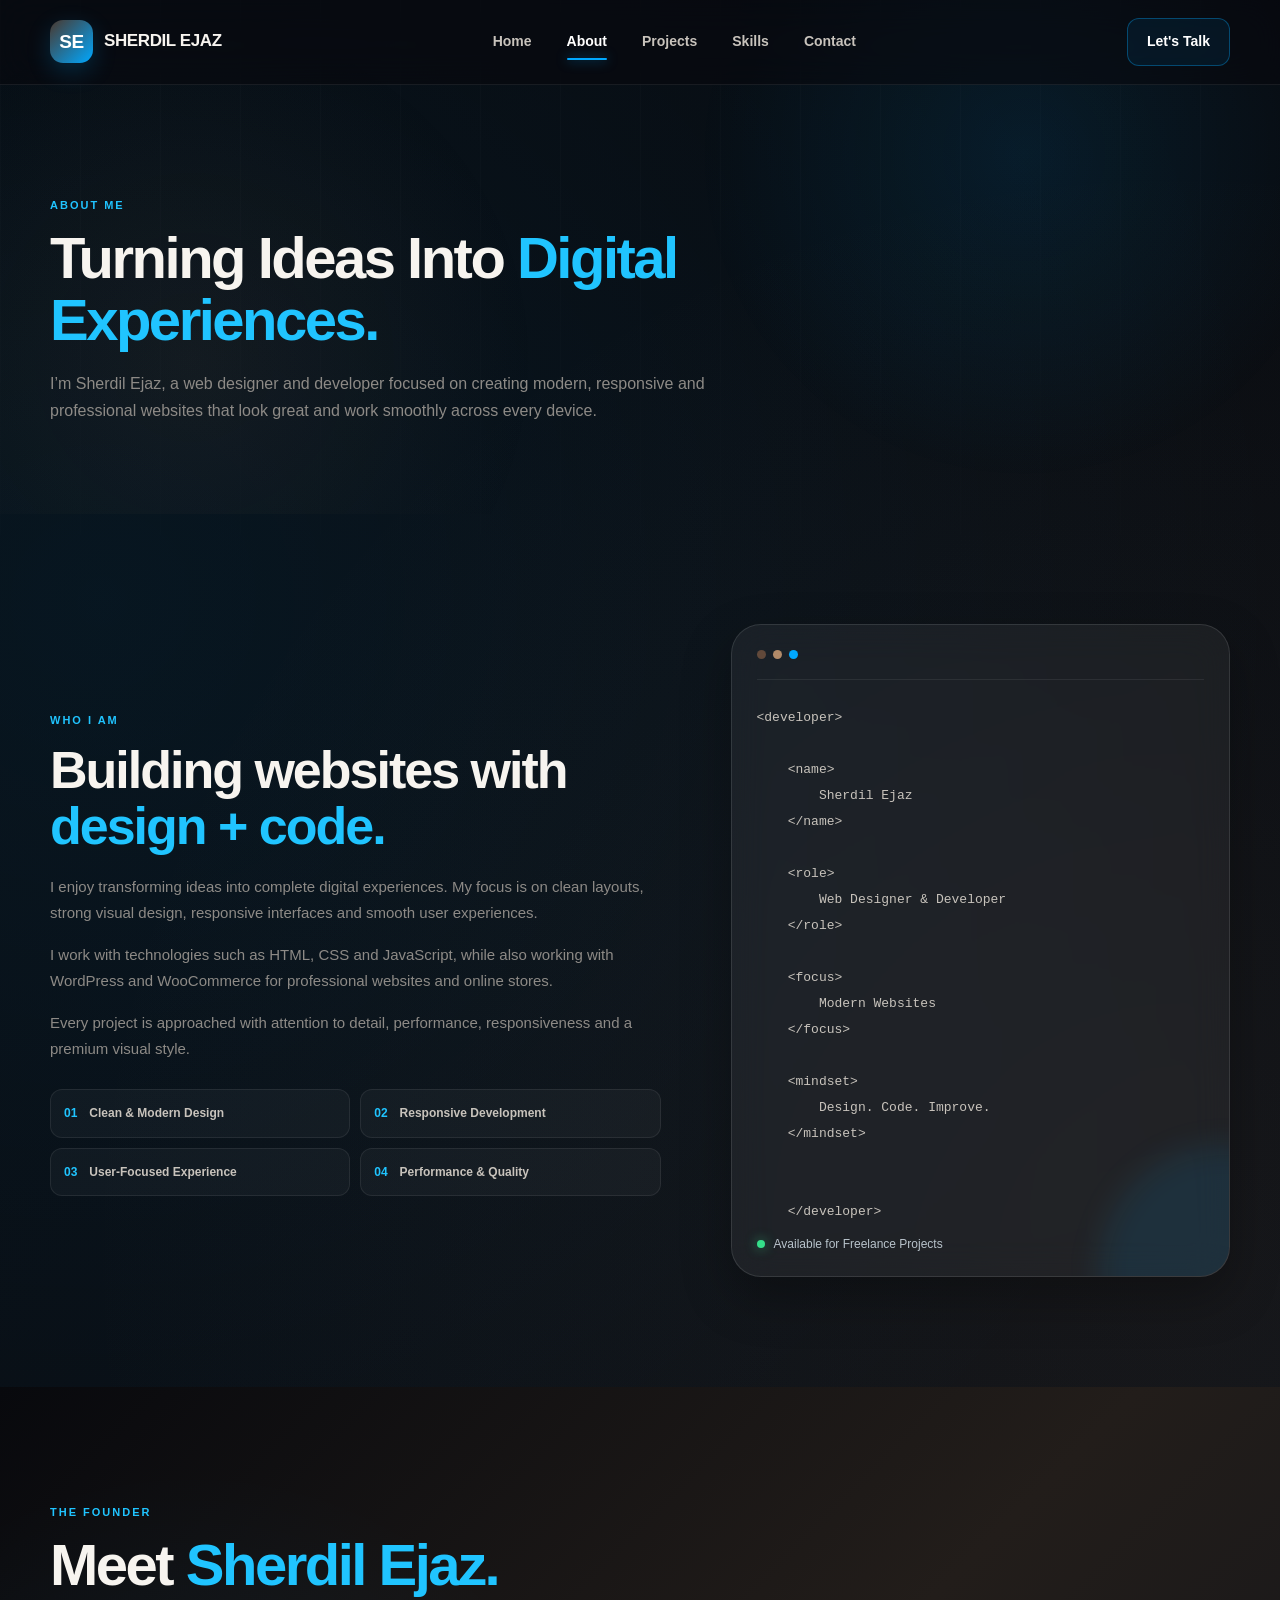
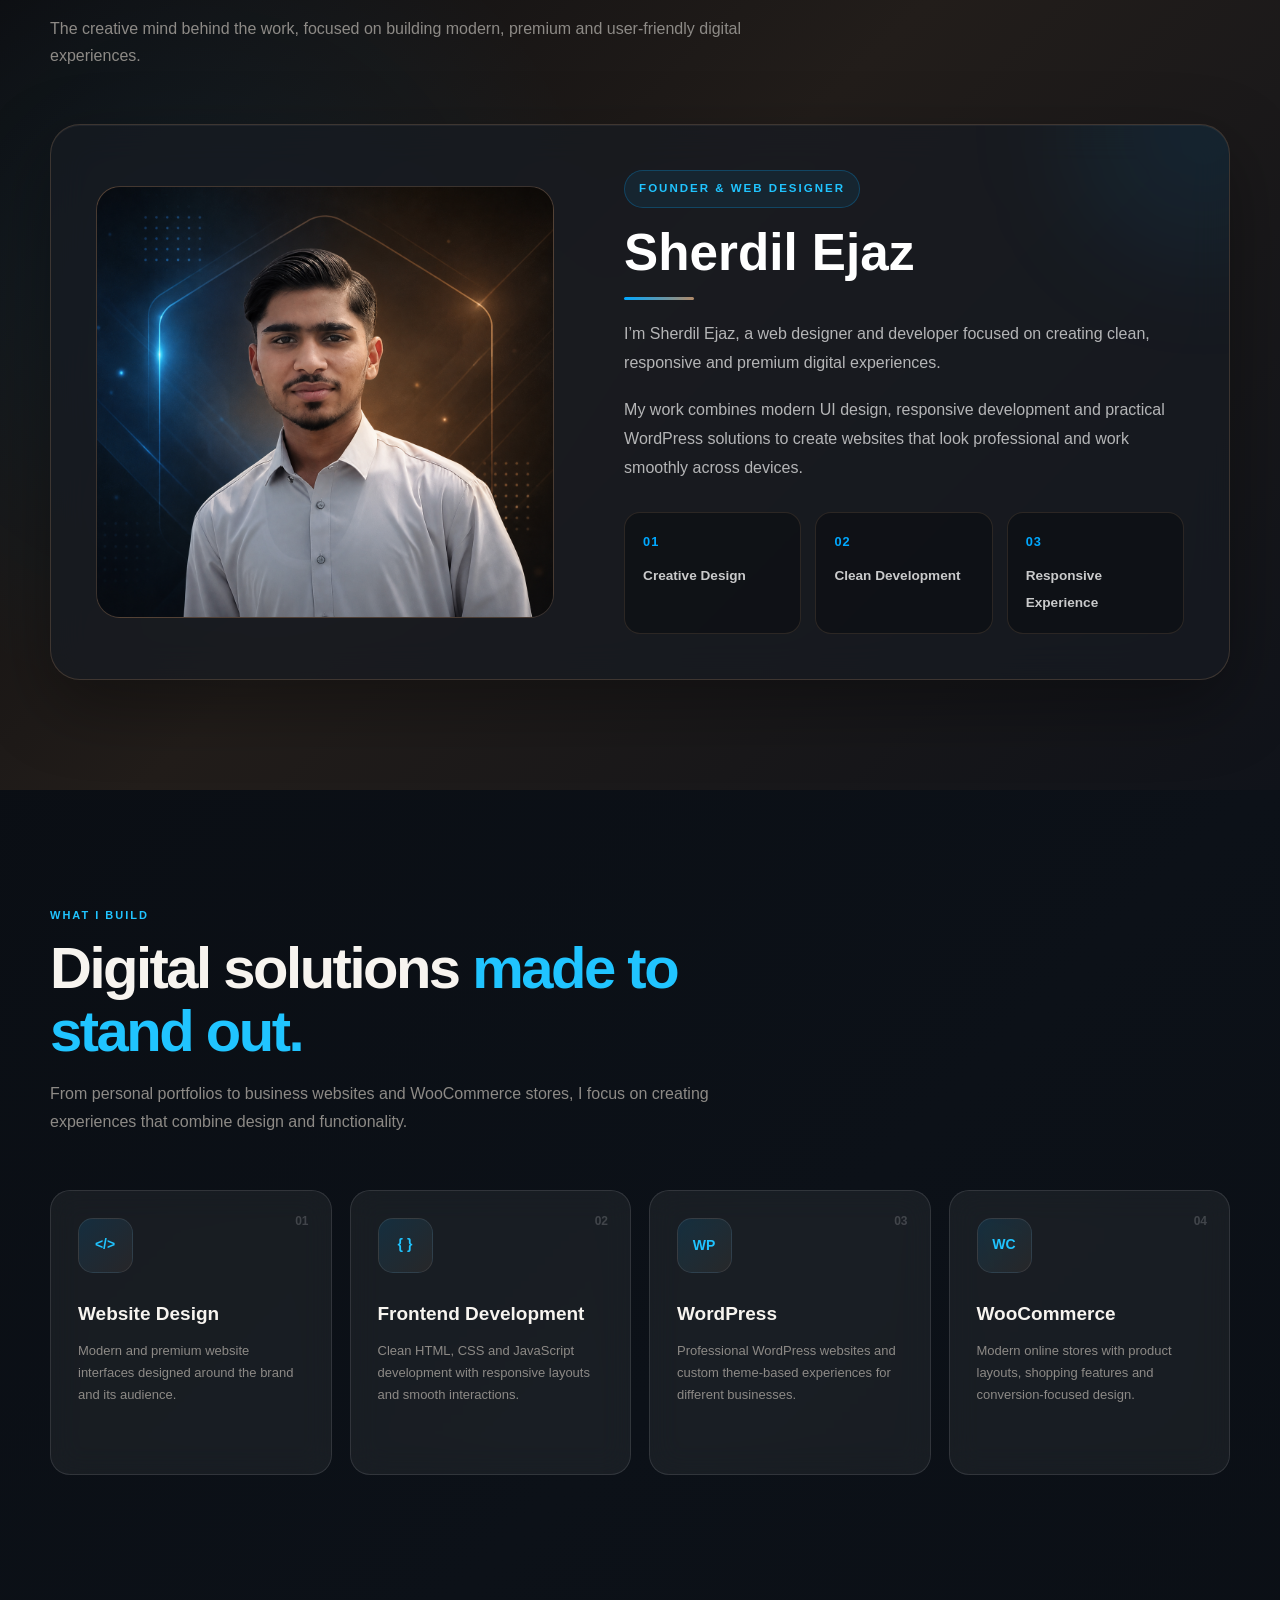
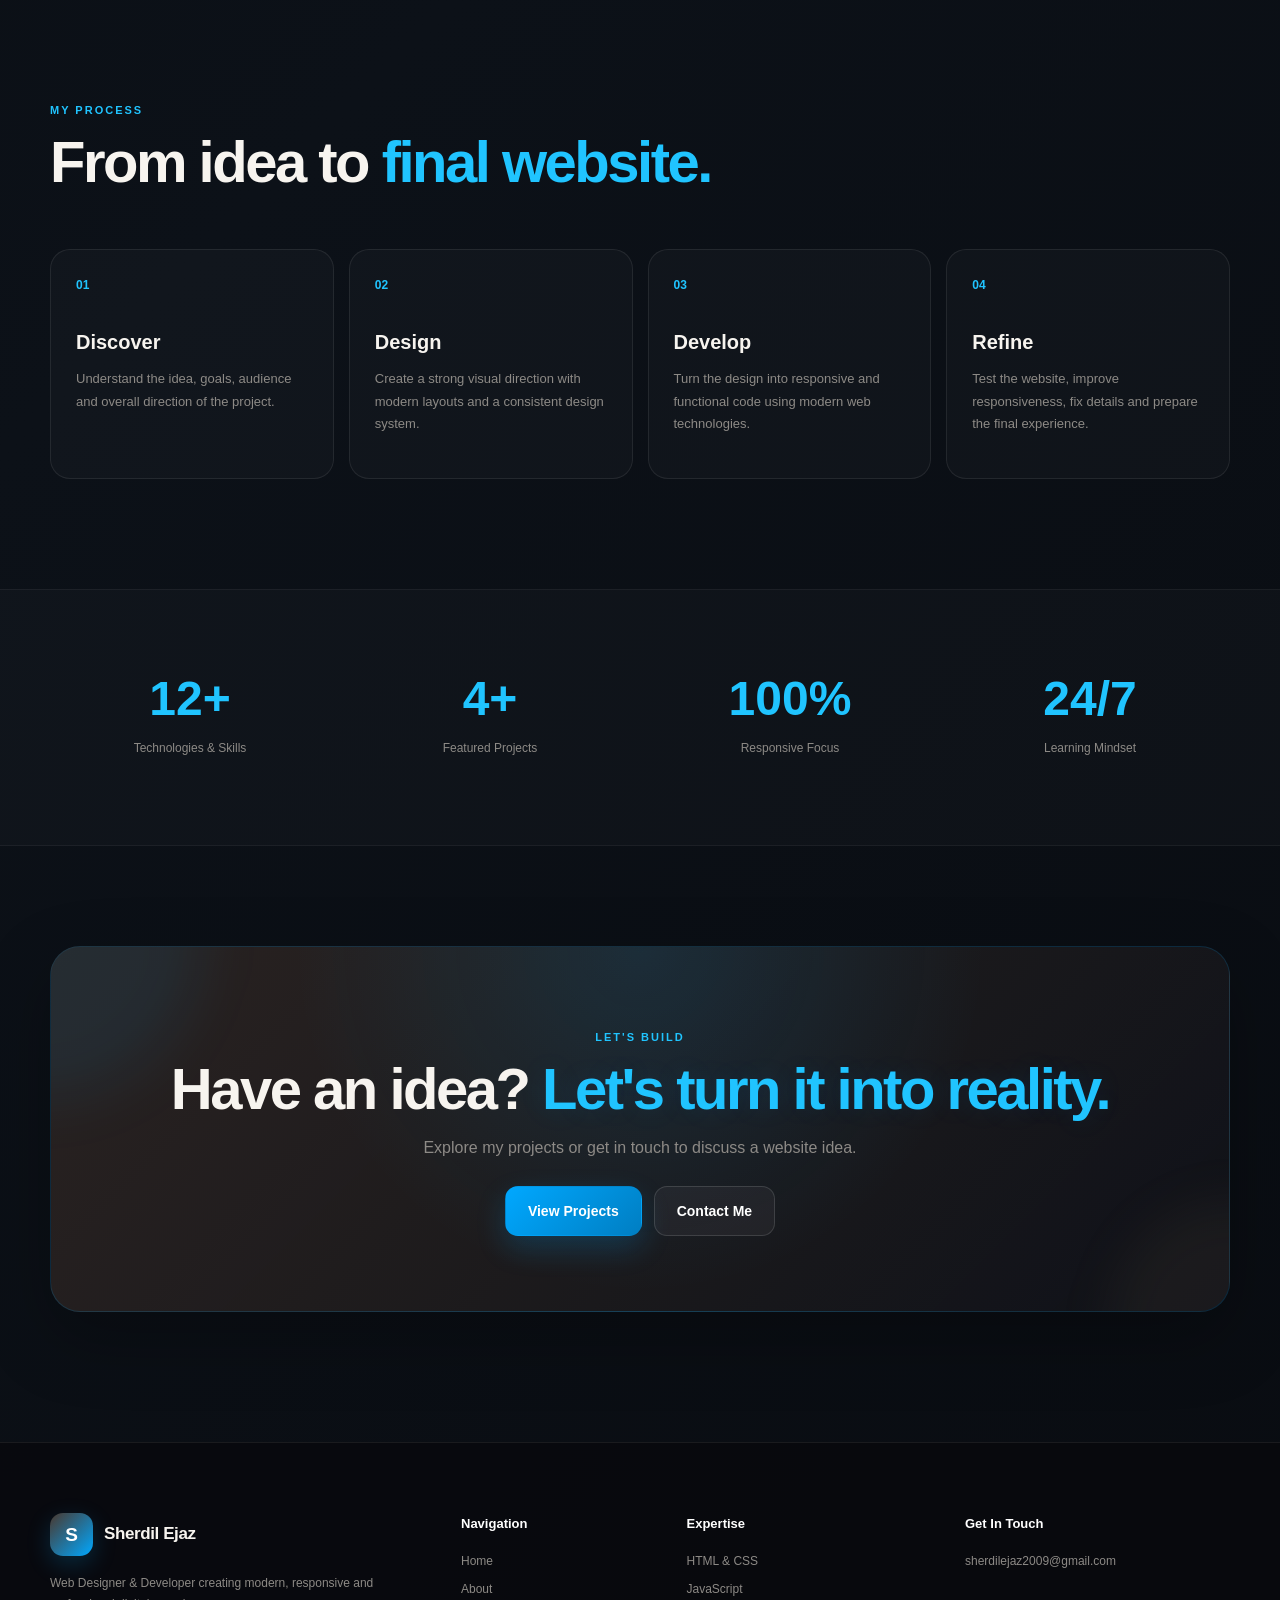
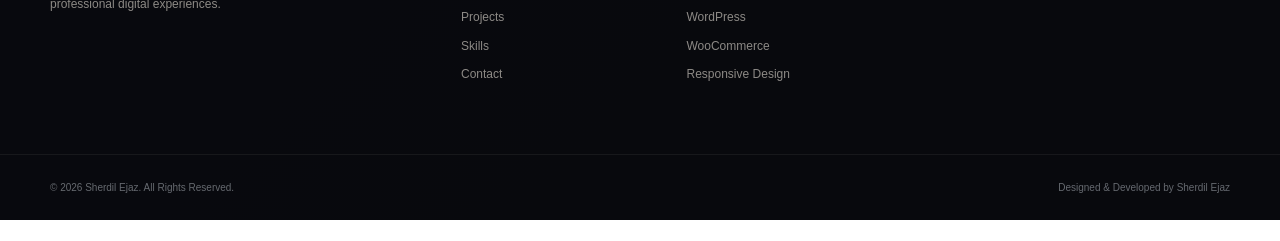
<file: about.html>
<!DOCTYPE html>
<html lang="en">

<head>

    <meta charset="UTF-8">

    <meta name="viewport"
          content="width=device-width, initial-scale=1.0">

    <title>About | Sherdil Ejaz</title>

    <meta name="description"
          content="Learn more about Sherdil Ejaz, a web designer and developer specializing in modern, responsive and professional websites.">

    <meta name="keywords"
          content="Sherdil Ejaz, web designer, web developer, WordPress, WooCommerce, HTML, CSS, JavaScript">

    <link rel="stylesheet" href="./style.css">

</head>


<body>


<!-- =====================================================
     HEADER
===================================================== -->

<header class="site-header">

    <div class="container header-inner">

        <a href="index.html" class="logo">
            <span class="logo-mark">SE</span>
            <span class="logo-text">SHERDIL EJAZ</span>
        </a>


        <nav class="site-nav">

            <a href="index.html">Home</a>

            <a href="about.html" class="active">
                About
            </a>

            <a href="projects.html">
                Projects
            </a>

            <a href="skills.html">
                Skills
            </a>

            <a href="contact.html">
                Contact
            </a>

        </nav>


        <a href="contact.html" class="nav-btn">
            Let's Talk
        </a>


        <button class="menu-toggle"
                aria-label="Open Menu"
                type="button">

            <span></span>
            <span></span>
            <span></span>

        </button>

    </div>

</header>



<!-- =====================================================
     ABOUT HERO
===================================================== -->

<main>


<section class="page-hero">

    <div class="container">

        <div class="section-heading">

            <span class="section-label">
                ABOUT ME
            </span>

            <h1>
                Turning Ideas Into
                <span>Digital Experiences.</span>
            </h1>

            <p>
                I’m Sherdil Ejaz, a web designer and developer
                focused on creating modern, responsive and
                professional websites that look great and work
                smoothly across every device.
            </p>

        </div>

    </div>

</section>



<!-- =====================================================
     INTRODUCTION
===================================================== -->

<section class="about-section">

    <div class="container">

        <div class="about-grid">


            <div class="about-content">

                <span class="section-label">
                    WHO I AM
                </span>

                <h2>
                    Building websites with
                    <span>design + code.</span>
                </h2>

                <p>
                    I enjoy transforming ideas into complete
                    digital experiences. My focus is on clean
                    layouts, strong visual design, responsive
                    interfaces and smooth user experiences.
                </p>

                <p>
                    I work with technologies such as HTML,
                    CSS and JavaScript, while also working with
                    WordPress and WooCommerce for professional
                    websites and online stores.
                </p>

                <p>
                    Every project is approached with attention
                    to detail, performance, responsiveness and
                    a premium visual style.
                </p>


                <div class="about-highlights">

                    <div class="highlight-card">

                        <strong>01</strong>

                        <span>
                            Clean & Modern Design
                        </span>

                    </div>


                    <div class="highlight-card">

                        <strong>02</strong>

                        <span>
                            Responsive Development
                        </span>

                    </div>


                    <div class="highlight-card">

                        <strong>03</strong>

                        <span>
                            User-Focused Experience
                        </span>

                    </div>


                    <div class="highlight-card">

                        <strong>04</strong>

                        <span>
                            Performance & Quality
                        </span>

                    </div>

                </div>

            </div>



            <!-- CODE CARD -->

            <div class="about-code-card glass-card">

                <div class="code-top">

                    <span class="code-dot"></span>
                    <span class="code-dot"></span>
                    <span class="code-dot"></span>

                </div>


                <div class="code-content">

<pre><code>&lt;developer&gt;

    &lt;name&gt;
        Sherdil Ejaz
    &lt;/name&gt;

    &lt;role&gt;
        Web Designer &amp; Developer
    &lt;/role&gt;

    &lt;focus&gt;
        Modern Websites
    &lt;/focus&gt;

    &lt;mindset&gt;
        Design. Code. Improve.
    &lt;/mindset&gt;


    &lt;/developer&gt;
    
</code></pre>

                </div>


                <div class="code-status">

                    <span></span>

                    Available for Freelance Projects

                </div>

            </div>

        </div>

    </div>

</section>





<!-- =====================================================
     FOUNDER
===================================================== -->

<section class="founder-section">
    <div class="container">
        <div class="section-heading">
            <span class="section-label">THE FOUNDER</span>
            <h2>Meet <span>Sherdil Ejaz.</span></h2>
            <p>The creative mind behind the work, focused on building modern, premium and user-friendly digital experiences.</p>
        </div>

        <div class="founder-card">
            <div class="founder-image">
                <div class="founder-image-glow"></div>
                <img src="./img/img.portfolio.png.png" alt="Sherdil Ejaz - Founder & Web Designer">
            </div>

            <div class="founder-content">
                <span class="founder-tag">FOUNDER & WEB DESIGNER</span>
                <h3>Sherdil Ejaz</h3>
                <p>I’m Sherdil Ejaz, a web designer and developer focused on creating clean, responsive and premium digital experiences.</p>
                <p>My work combines modern UI design, responsive development and practical WordPress solutions to create websites that look professional and work smoothly across devices.</p>

                <div class="founder-points">
                    <div><strong>01</strong><span>Creative Design</span></div>
                    <div><strong>02</strong><span>Clean Development</span></div>
                    <div><strong>03</strong><span>Responsive Experience</span></div>
                </div>
            </div>
        </div>
    </div>
</section>


<!-- =====================================================
     WHAT I BUILD
===================================================== -->

<section class="services-section">

    <div class="container">


        <div class="section-heading">

            <span class="section-label">
                WHAT I BUILD
            </span>

            <h2>
                Digital solutions
                <span>made to stand out.</span>
            </h2>

            <p>
                From personal portfolios to business websites
                and WooCommerce stores, I focus on creating
                experiences that combine design and functionality.
            </p>

        </div>



        <div class="services-grid">


            <article class="service-card">

                <div class="service-number">
                    01
                </div>

                <div class="service-icon">
                    &lt;/&gt;
                </div>

                <h3>
                    Website Design
                </h3>

                <p>
                    Modern and premium website interfaces
                    designed around the brand and its audience.
                </p>

                <span class="service-line"></span>

            </article>



            <article class="service-card">

                <div class="service-number">
                    02
                </div>

                <div class="service-icon">
                    { }
                </div>

                <h3>
                    Frontend Development
                </h3>

                <p>
                    Clean HTML, CSS and JavaScript development
                    with responsive layouts and smooth interactions.
                </p>

                <span class="service-line"></span>

            </article>



            <article class="service-card">

                <div class="service-number">
                    03
                </div>

                <div class="service-icon">
                    WP
                </div>

                <h3>
                    WordPress
                </h3>

                <p>
                    Professional WordPress websites and custom
                    theme-based experiences for different businesses.
                </p>

                <span class="service-line"></span>

            </article>



            <article class="service-card">

                <div class="service-number">
                    04
                </div>

                <div class="service-icon">
                    WC
                </div>

                <h3>
                    WooCommerce
                </h3>

                <p>
                    Modern online stores with product layouts,
                    shopping features and conversion-focused design.
                </p>

                <span class="service-line"></span>

            </article>


        </div>

    </div>

</section>



<!-- =====================================================
     WORK PROCESS
===================================================== -->

<section class="process-section">

    <div class="container">


        <div class="section-heading">

            <span class="section-label">
                MY PROCESS
            </span>

            <h2>
                From idea to
                <span>final website.</span>
            </h2>

        </div>



        <div class="process-grid">


            <div class="process-card">

                <span class="process-number">
                    01
                </span>

                <h3>
                    Discover
                </h3>

                <p>
                    Understand the idea, goals, audience and
                    overall direction of the project.
                </p>

            </div>



            <div class="process-card">

                <span class="process-number">
                    02
                </span>

                <h3>
                    Design
                </h3>

                <p>
                    Create a strong visual direction with
                    modern layouts and a consistent design system.
                </p>

            </div>



            <div class="process-card">

                <span class="process-number">
                    03
                </span>

                <h3>
                    Develop
                </h3>

                <p>
                    Turn the design into responsive and
                    functional code using modern web technologies.
                </p>

            </div>



            <div class="process-card">

                <span class="process-number">
                    04
                </span>

                <h3>
                    Refine
                </h3>

                <p>
                    Test the website, improve responsiveness,
                    fix details and prepare the final experience.
                </p>

            </div>


        </div>

    </div>

</section>



<!-- =====================================================
     STATS
===================================================== -->

<section class="stats-section">

    <div class="container">

        <div class="stats-grid">


            <div class="stat-card">

                <strong>
                    12+
                </strong>

                <span>
                    Technologies & Skills
                </span>

            </div>


            <div class="stat-card">

                <strong>
                    4+
                </strong>

                <span>
                    Featured Projects
                </span>

            </div>


            <div class="stat-card">

                <strong>
                    100%
                </strong>

                <span>
                    Responsive Focus
                </span>

            </div>


            <div class="stat-card">

                <strong>
                    24/7
                </strong>

                <span>
                    Learning Mindset
                </span>

            </div>


        </div>

    </div>

</section>



<!-- =====================================================
     CTA
===================================================== -->

<section class="cta-section">

    <div class="container">

        <div class="cta-box">

            <span class="section-label">
                LET'S BUILD
            </span>

            <h2>
                Have an idea?
                <span>Let's turn it into reality.</span>
            </h2>

            <p>
                Explore my projects or get in touch to discuss
                a website idea.
            </p>


            <div class="cta-buttons">

                <a href="projects.html" class="btn btn-primary">
                    View Projects
                </a>

                <a href="contact.html" class="btn btn-secondary">
                    Contact Me
                </a>

            </div>

        </div>

    </div>

</section>


</main>



<!-- =====================================================
     FOOTER
===================================================== -->

<footer class="site-footer">

    <div class="container footer-grid">


        <div class="footer-brand">

            <a href="index.html" class="logo">

                <span class="logo-mark">
                    S
                </span>

                <span class="logo-text">
                    Sherdil Ejaz
                </span>

            </a>

            <p>
                Web Designer & Developer creating modern,
                responsive and professional digital experiences.
            </p>

        </div>



        <div class="footer-links">

            <h4>
                Navigation
            </h4>

            <a href="index.html">
                Home
            </a>

            <a href="about.html">
                About
            </a>

            <a href="projects.html">
                Projects
            </a>

            <a href="skills.html">
                Skills
            </a>

            <a href="contact.html">
                Contact
            </a>

        </div>



        <div class="footer-links">

            <h4>
                Expertise
            </h4>

            <span>HTML & CSS</span>
            <span>JavaScript</span>
            <span>WordPress</span>
            <span>WooCommerce</span>
            <span>Responsive Design</span>

        </div>



        <div class="footer-contact">

            <h4>
                Get In Touch
            </h4>

            <a href="mailto:sherdilejaz2009@gmail.com">
                sherdilejaz2009@gmail.com
            </a>

        </div>


    </div>



    <div class="footer-bottom">

        <div class="container">

            <p>
                © <span data-year></span>
                Sherdil Ejaz. All Rights Reserved.
            </p>

            <p>
                Designed & Developed by Sherdil Ejaz
            </p>

        </div>

    </div>

</footer>



<!-- =====================================================
     JAVASCRIPT
===================================================== -->

<script src="./script.js"></script>

</body>

</html>
</file>
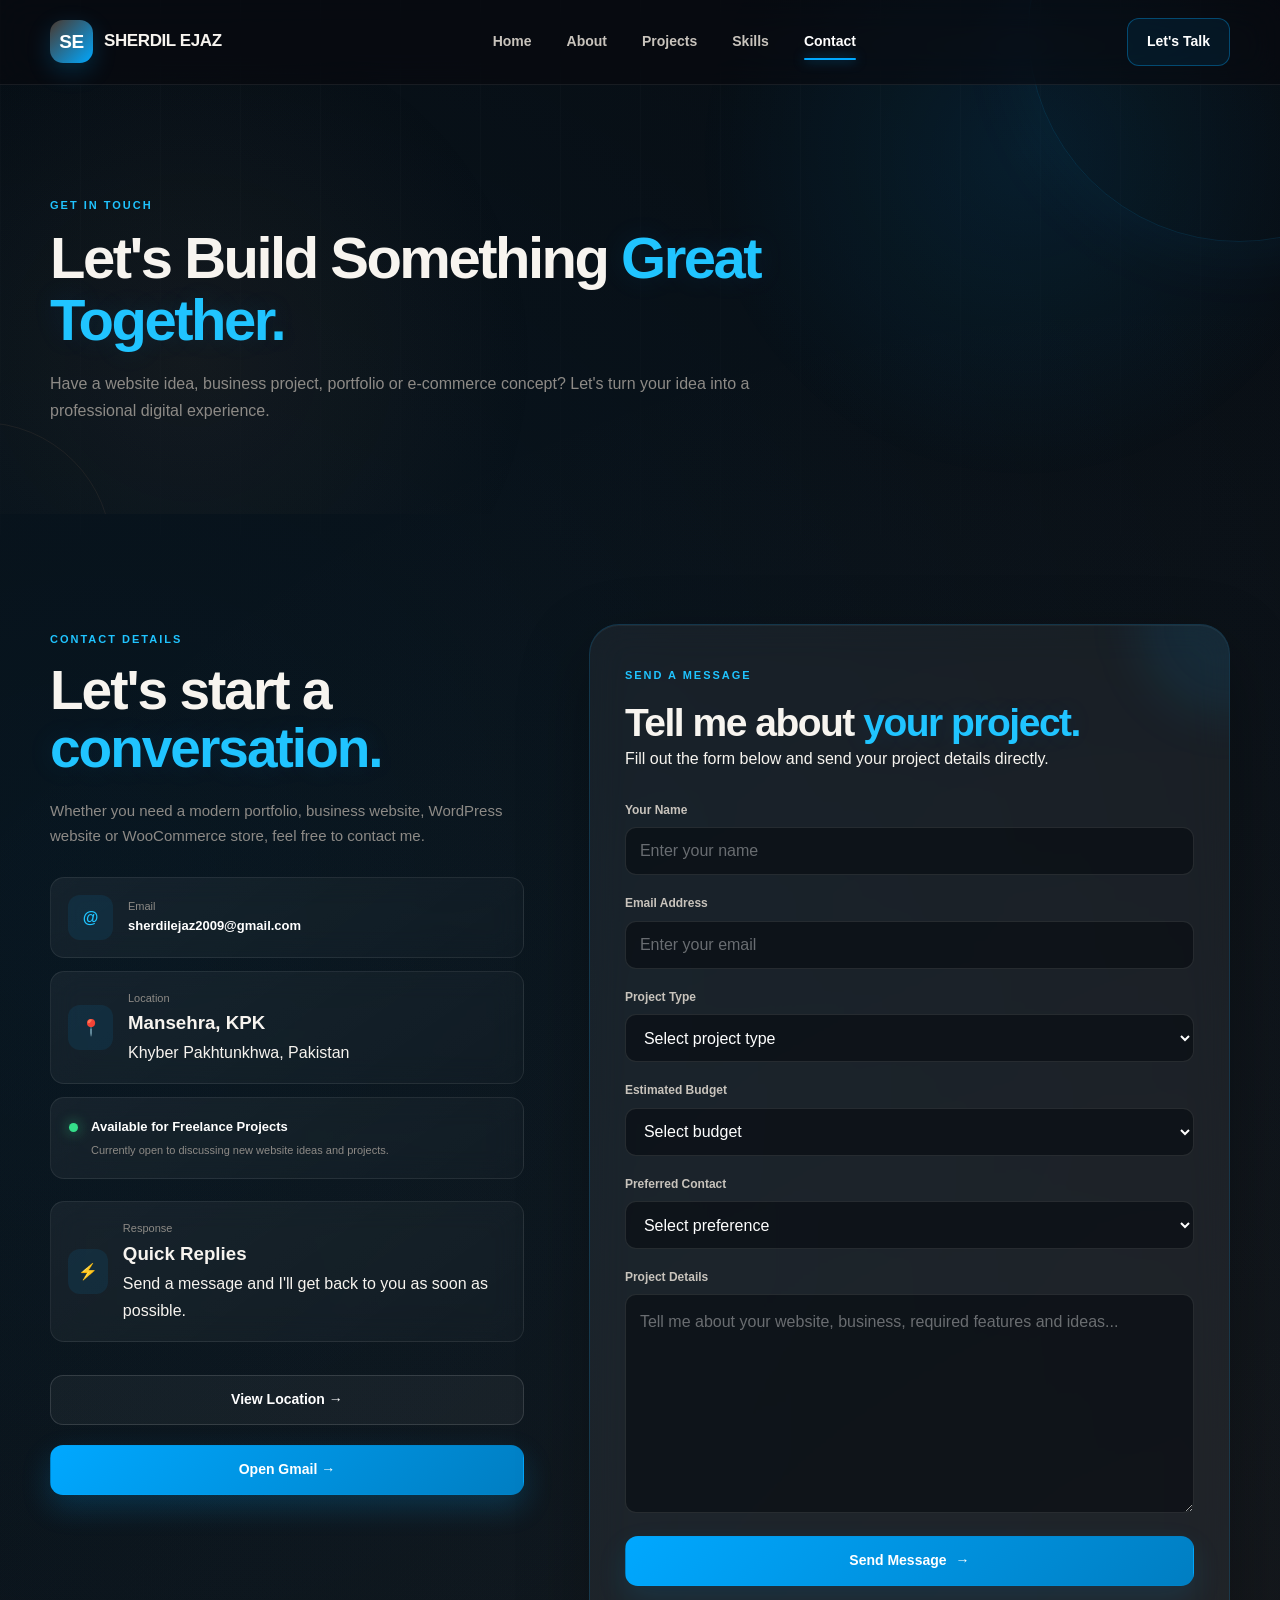
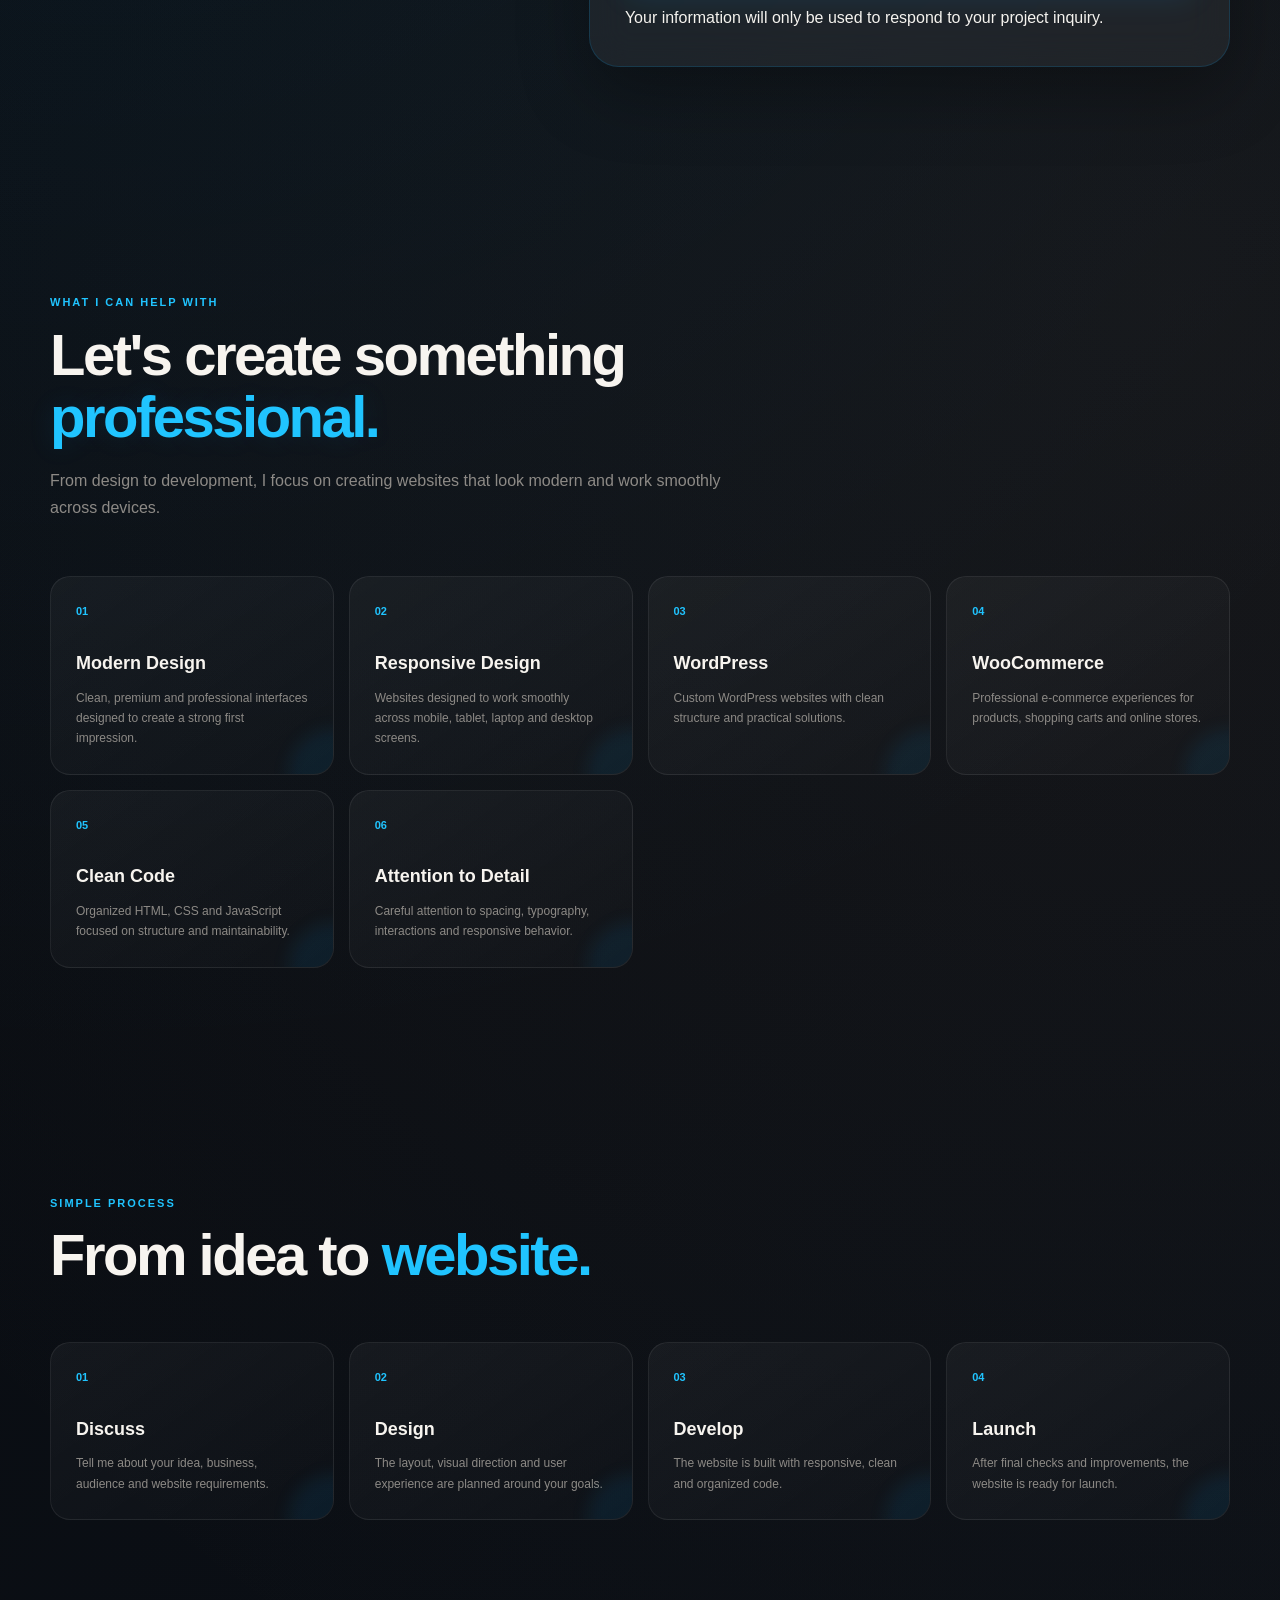
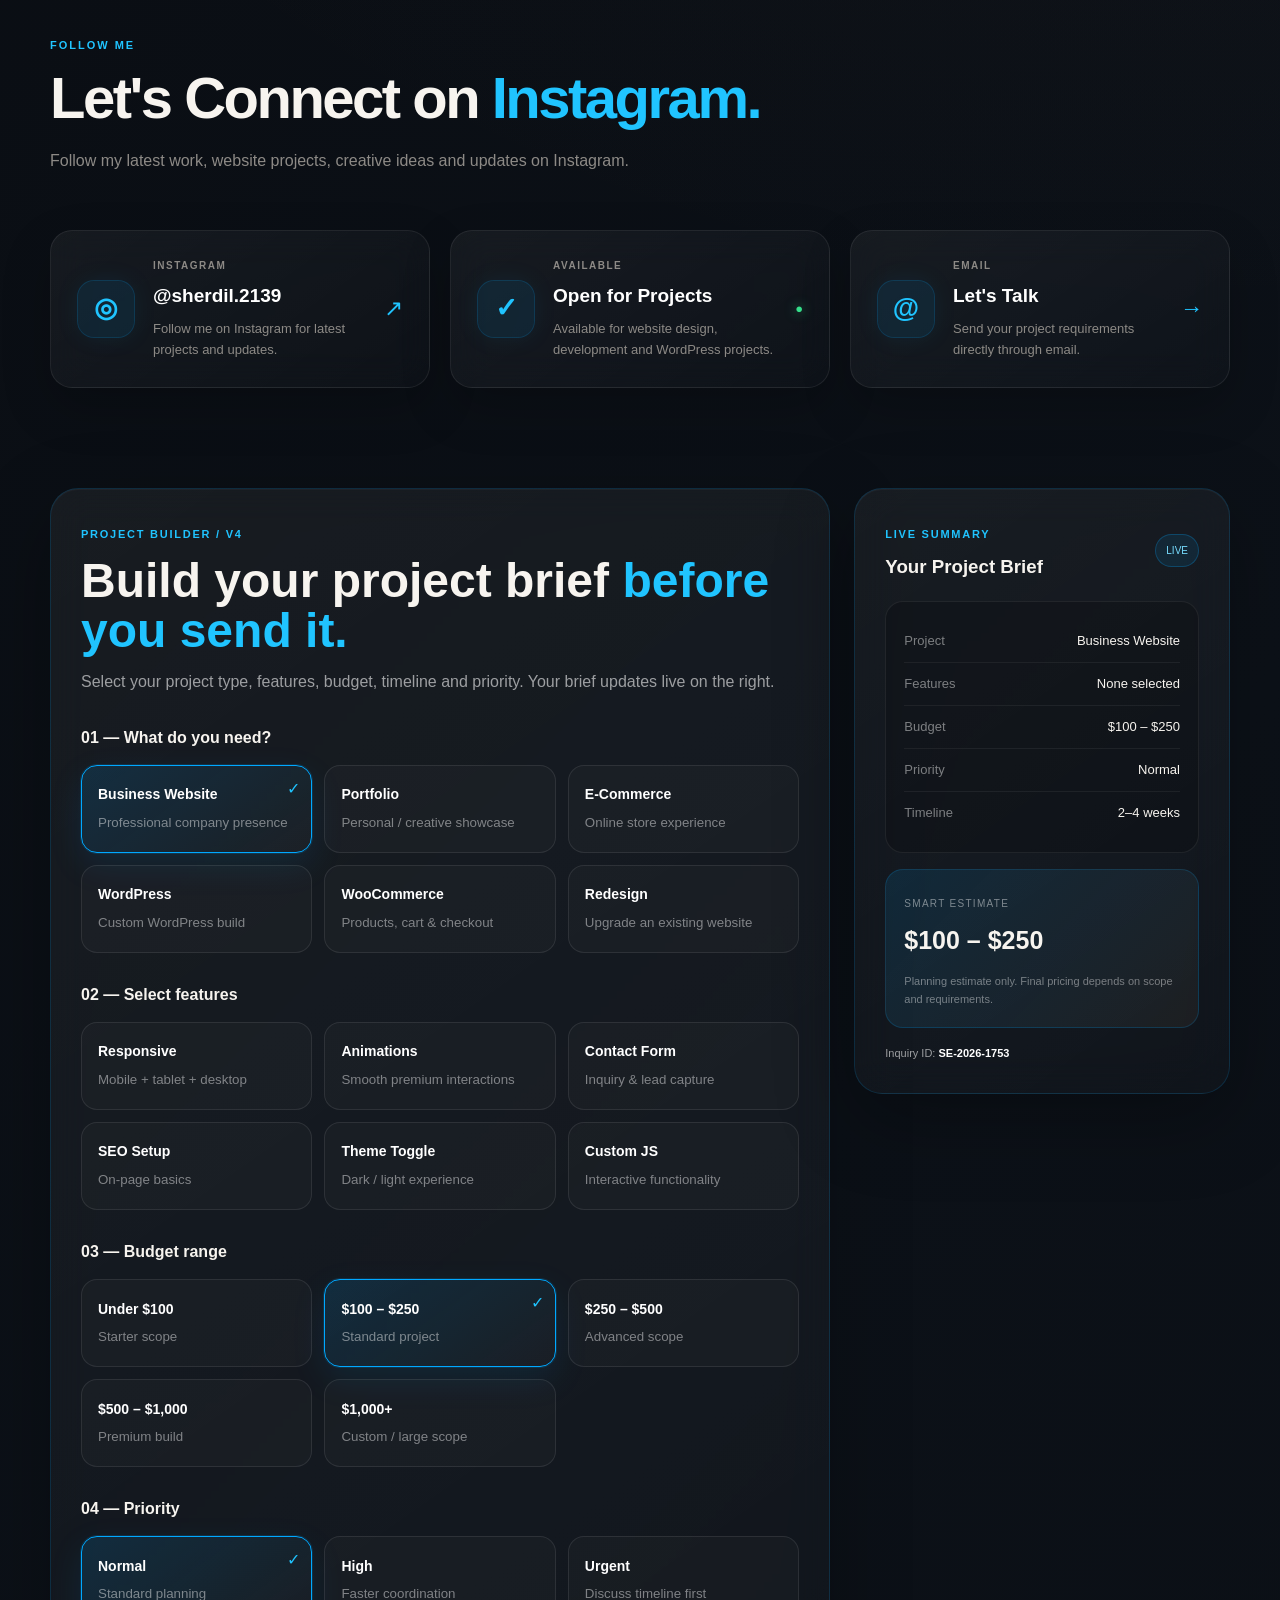
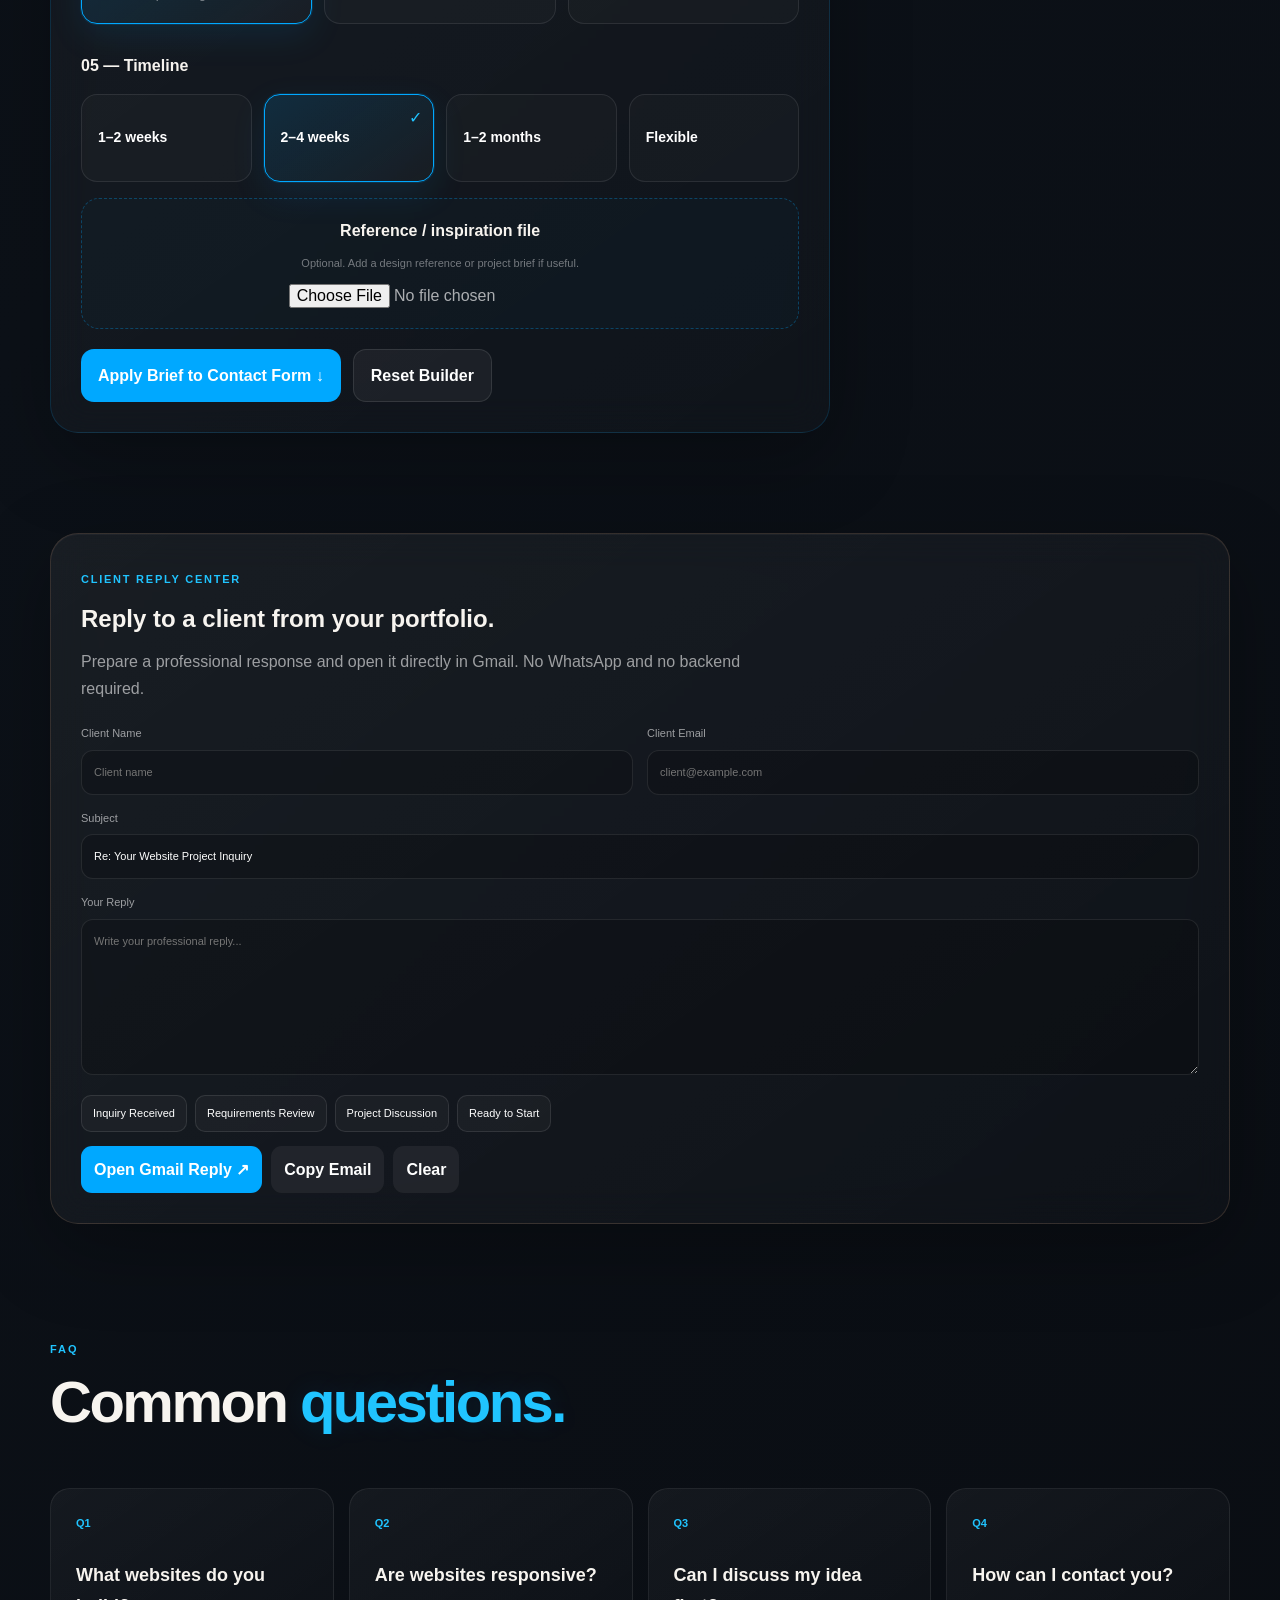
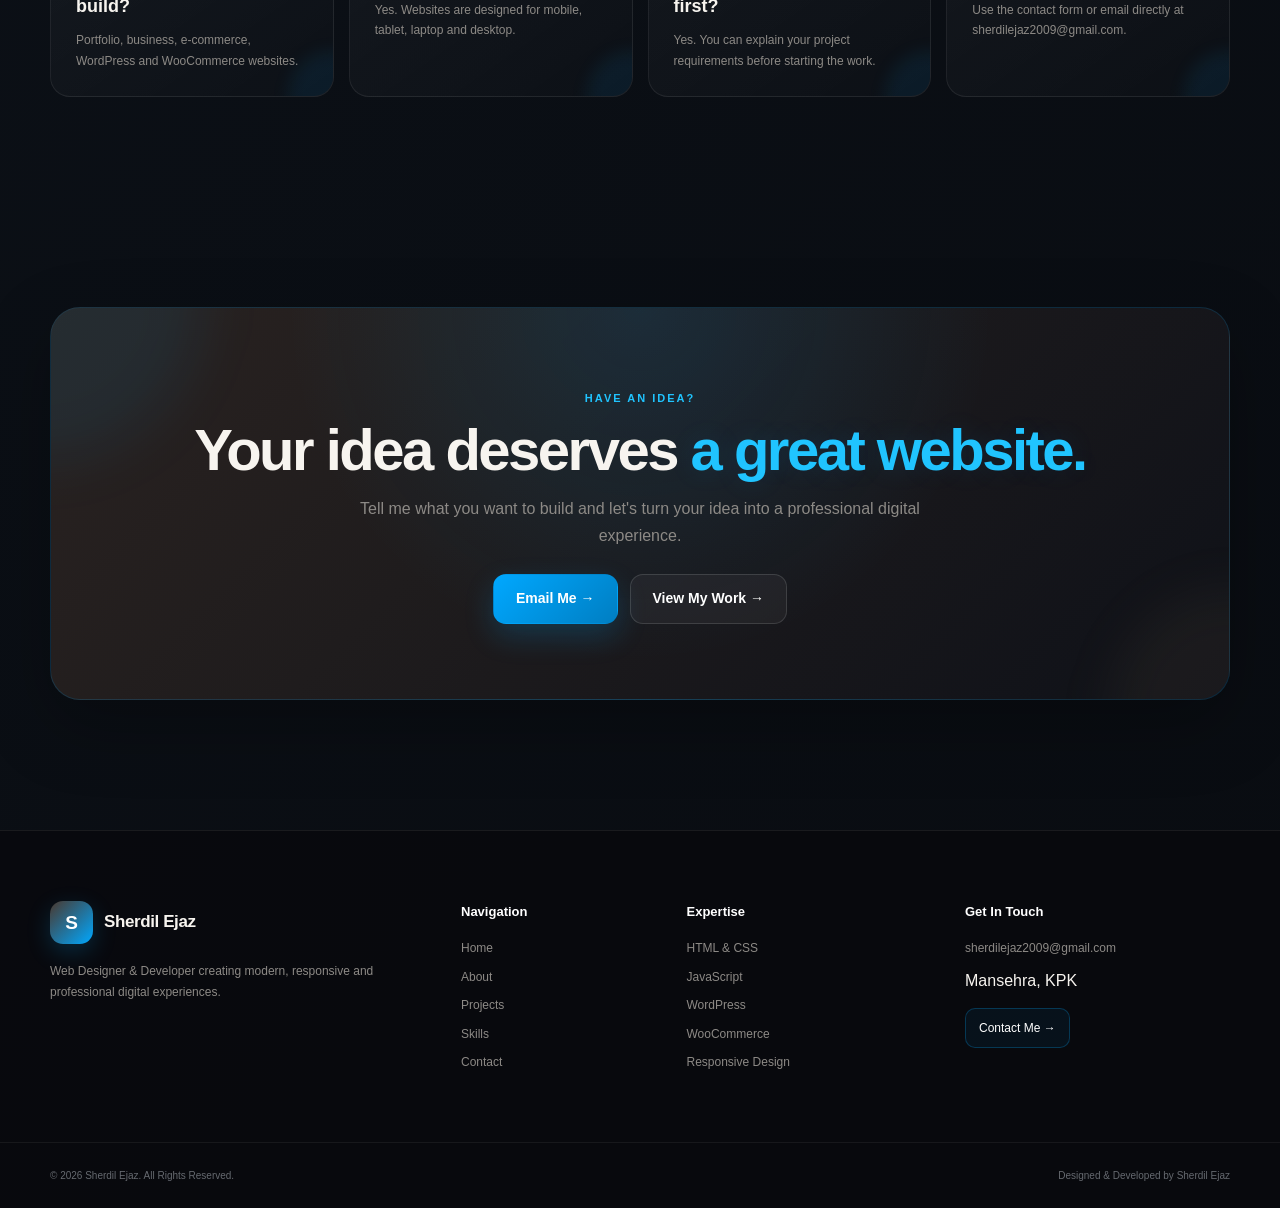
<file: contact.html>
<!DOCTYPE html>
<html lang="en">

<head>

    <meta charset="UTF-8">

    <meta name="viewport" content="width=device-width, initial-scale=1.0">

    <title>Contact | Sherdil Ejaz — Web Designer & Developer</title>

    <meta name="description"
        content="Contact Sherdil Ejaz for professional web design, frontend development, WordPress, WooCommerce and responsive website projects.">

    <meta name="keywords"
        content="Sherdil Ejaz, Web Designer, Web Developer, WordPress, WooCommerce, Website Designer Pakistan">

    <meta name="author" content="Sherdil Ejaz">

    <meta name="robots" content="index, follow">

    <!-- CSS -->
    <link rel="stylesheet" href="./style.css">

<style>
/* =========================================================
   SHERDIL EJAZ — CONTACT V4 UPGRADE
   Interactive Project Builder + Live Summary + Smart UX
   ========================================================= */
.v4-wrap{padding:100px 0 30px;position:relative}.v4-grid{display:grid;grid-template-columns:1.35fr .65fr;gap:24px;align-items:start}.v4-panel{background:linear-gradient(145deg,rgba(255,255,255,.055),rgba(255,255,255,.018));border:1px solid rgba(0,168,255,.16);border-radius:28px;padding:30px;box-shadow:0 25px 80px rgba(0,0,0,.28),inset 0 1px rgba(255,255,255,.04);backdrop-filter:blur(18px)}.v4-kicker{color:#20c4ff;letter-spacing:.16em;font-size:11px;font-weight:800}.v4-title{font-size:clamp(28px,4vw,48px);line-height:1.05;margin:10px 0 12px}.v4-sub{color:rgba(255,255,255,.58);max-width:700px}.builder-step{margin-top:28px}.builder-step h3{font-size:16px;margin-bottom:14px}.choice-grid{display:grid;grid-template-columns:repeat(3,1fr);gap:12px}.choice{position:relative;border:1px solid rgba(255,255,255,.09);background:rgba(255,255,255,.025);border-radius:16px;padding:16px;text-align:left;color:#fff;transition:.3s ease;min-height:88px}.choice:hover{transform:translateY(-3px);border-color:rgba(0,168,255,.4);box-shadow:0 12px 35px rgba(0,168,255,.08)}.choice.active{border-color:#00a8ff;background:linear-gradient(145deg,rgba(0,168,255,.14),rgba(255,255,255,.025));box-shadow:0 0 0 1px rgba(0,168,255,.15),0 12px 35px rgba(0,168,255,.1)}.choice strong{display:block;font-size:14px}.choice small{display:block;color:rgba(255,255,255,.48);margin-top:5px}.choice .tick{position:absolute;right:11px;top:9px;opacity:0;color:#20c4ff}.choice.active .tick{opacity:1}.v4-summary{position:sticky;top:100px}.summary-top{display:flex;justify-content:space-between;align-items:center;gap:12px}.status-pill{font-size:10px;padding:7px 10px;border-radius:99px;background:rgba(0,168,255,.1);border:1px solid rgba(0,168,255,.25);color:#78ddff}.summary-box{margin-top:18px;padding:18px;border-radius:18px;background:rgba(0,0,0,.18);border:1px solid rgba(255,255,255,.07)}.sum-row{display:flex;justify-content:space-between;gap:15px;padding:10px 0;border-bottom:1px solid rgba(255,255,255,.06);font-size:13px}.sum-row:last-child{border-bottom:0}.sum-row span:first-child{color:rgba(255,255,255,.45)}.sum-row span:last-child{text-align:right}.estimate{margin-top:16px;padding:18px;border-radius:18px;background:linear-gradient(135deg,rgba(0,168,255,.12),rgba(178,138,104,.08));border:1px solid rgba(0,168,255,.18)}.estimate-label{font-size:10px;letter-spacing:.13em;color:rgba(255,255,255,.48)}.estimate strong{display:block;font-size:25px;margin-top:4px}.id-box{margin-top:16px;color:rgba(255,255,255,.5);font-size:11px}.id-box b{color:#fff}.priority-grid{grid-template-columns:repeat(3,1fr)}.timeline-grid{grid-template-columns:repeat(4,1fr)}.upload-zone{margin-top:16px;border:1px dashed rgba(0,168,255,.3);border-radius:18px;padding:18px;text-align:center;background:rgba(0,168,255,.025)}.upload-zone input{max-width:100%;margin-top:10px;color:rgba(255,255,255,.65)}.v4-actions{display:flex;gap:12px;flex-wrap:wrap;margin-top:20px}.v4-btn{border:0;border-radius:13px;padding:12px 17px;color:#fff;background:#00a8ff;font-weight:800}.v4-btn.secondary{background:rgba(255,255,255,.05);border:1px solid rgba(255,255,255,.1)}.live-note{font-size:11px;color:rgba(255,255,255,.42);margin-top:10px}.success-screen{display:none;margin-top:22px;padding:28px;border-radius:22px;border:1px solid rgba(0,168,255,.25);background:linear-gradient(145deg,rgba(0,168,255,.1),rgba(255,255,255,.025));text-align:center}.success-screen.show{display:block;animation:v4in .5s ease}@keyframes v4in{from{opacity:0;transform:translateY(15px)}to{opacity:1;transform:none}}.success-icon{width:58px;height:58px;border-radius:50%;display:grid;place-items:center;margin:0 auto 12px;background:rgba(0,168,255,.13);border:1px solid rgba(0,168,255,.35);color:#20c4ff;font-size:25px}.reply-v4{margin-top:70px}.reply-v4 .v4-panel{border-color:rgba(178,138,104,.22)}.reply-fields{display:grid;grid-template-columns:1fr 1fr;gap:14px}.reply-fields label{font-size:11px;color:rgba(255,255,255,.55)}.reply-fields input,.reply-fields textarea{width:100%;margin-top:7px;background:rgba(0,0,0,.18);border:1px solid rgba(255,255,255,.09);border-radius:12px;color:#fff;padding:12px;outline:0}.reply-fields input:focus,.reply-fields textarea:focus{border-color:#00a8ff;box-shadow:0 0 0 3px rgba(0,168,255,.08)}.reply-full{grid-column:1/-1}.quick-replies{display:flex;gap:8px;flex-wrap:wrap;margin-top:14px}.quick-replies button{border:1px solid rgba(255,255,255,.1);background:rgba(255,255,255,.035);color:#fff;border-radius:10px;padding:8px 11px;font-size:11px}.reply-tools{display:flex;gap:9px;flex-wrap:wrap;margin-top:14px}.reply-tools button{border:0;border-radius:11px;padding:10px 13px;background:#00a8ff;color:#fff;font-weight:700}.reply-tools .muted{background:rgba(255,255,255,.06)}
@media(max-width:900px){.v4-grid{grid-template-columns:1fr}.v4-summary{position:relative;top:auto}.choice-grid{grid-template-columns:repeat(2,1fr)}.timeline-grid{grid-template-columns:repeat(2,1fr)}}@media(max-width:560px){.v4-panel{padding:20px;border-radius:21px}.choice-grid,.priority-grid,.timeline-grid,.reply-fields{grid-template-columns:1fr}.reply-full{grid-column:auto}.v4-wrap{padding-top:65px}}
/*
==========================================================
SHERDIL EJAZ — CONTACT V4
Clean, editable stylesheet
==========================================================

QUICK EDIT GUIDE
----------------
1. Colors      → edit :root
2. Spacing     → edit the spacing variables
3. Panels      → .v4-panel
4. Buttons     → .v4-btn
5. Choice cards→ .choice
6. Summary     → .v4-summary / .summary-box
7. Reply box   → .reply-v4
8. Mobile      → bottom media queries

This file contains the CSS for the V4 Contact Builder
and Reply Center. Keep your main website CSS separate.
==========================================================
*/


/* ==========================================================
   01. DESIGN VARIABLES
   ========================================================== */

:root {
    /* Main colors */
    --v4-blue: #00a8ff;
    --v4-blue-light: #20c4ff;
    --v4-blue-soft: #78ddff;
    --v4-gold: #b28a68;

    /* Text */
    --v4-text: #ffffff;
    --v4-text-soft: rgba(255, 255, 255, 0.58);
    --v4-text-muted: rgba(255, 255, 255, 0.45);
    --v4-text-faint: rgba(255, 255, 255, 0.42);

    /* Backgrounds */
    --v4-panel-bg:
        linear-gradient(
            145deg,
            rgba(255, 255, 255, 0.055),
            rgba(255, 255, 255, 0.018)
        );

    --v4-input-bg: rgba(0, 0, 0, 0.18);
    --v4-card-bg: rgba(255, 255, 255, 0.025);
    --v4-button-muted: rgba(255, 255, 255, 0.05);

    /* Borders */
    --v4-border: rgba(255, 255, 255, 0.09);
    --v4-border-soft: rgba(255, 255, 255, 0.07);
    --v4-blue-border: rgba(0, 168, 255, 0.16);
    --v4-blue-border-strong: rgba(0, 168, 255, 0.30);

    /* Radius */
    --v4-radius-panel: 28px;
    --v4-radius-card: 16px;
    --v4-radius-input: 12px;
    --v4-radius-button: 13px;

    /* Shadows */
    --v4-panel-shadow:
        0 25px 80px rgba(0, 0, 0, 0.28),
        inset 0 1px rgba(255, 255, 255, 0.04);

    /* Effects */
    --v4-transition: 0.3s ease;
}


/* ==========================================================
   02. MAIN BUILDER WRAPPER
   ========================================================== */

.v4-wrap {
    position: relative;
    padding: 100px 0 30px;
}


/* ==========================================================
   03. BUILDER LAYOUT
   ========================================================== */

.v4-grid {
    display: grid;
    grid-template-columns: 1.35fr 0.65fr;
    gap: 24px;
    align-items: start;
}


/* ==========================================================
   04. GLASS PANELS
   ========================================================== */

.v4-panel {
    padding: 30px;

    background: var(--v4-panel-bg);

    border: 1px solid var(--v4-blue-border);
    border-radius: var(--v4-radius-panel);

    box-shadow: var(--v4-panel-shadow);

    backdrop-filter: blur(18px);
    -webkit-backdrop-filter: blur(18px);
}


/* ==========================================================
   05. BUILDER TYPOGRAPHY
   ========================================================== */

.v4-kicker {
    color: var(--v4-blue-light);

    font-size: 11px;
    font-weight: 800;

    letter-spacing: 0.16em;
}


.v4-title {
    margin: 10px 0 12px;

    font-size: clamp(28px, 4vw, 48px);
    line-height: 1.05;
}


.v4-sub {
    max-width: 700px;

    color: var(--v4-text-soft);
}


/* ==========================================================
   06. BUILDER STEPS
   ========================================================== */

.builder-step {
    margin-top: 28px;
}


.builder-step h3 {
    margin-bottom: 14px;

    font-size: 16px;
}


/* ==========================================================
   07. CHOICE GRIDS
   ========================================================== */

.choice-grid {
    display: grid;
    grid-template-columns: repeat(3, 1fr);
    gap: 12px;
}


.priority-grid {
    grid-template-columns: repeat(3, 1fr);
}


.timeline-grid {
    grid-template-columns: repeat(4, 1fr);
}


/* ==========================================================
   08. CHOICE CARDS
   ========================================================== */

.choice {
    position: relative;

    min-height: 88px;
    padding: 16px;

    color: var(--v4-text);
    text-align: left;

    background: var(--v4-card-bg);

    border: 1px solid var(--v4-border);
    border-radius: var(--v4-radius-card);

    transition: var(--v4-transition);
}


.choice:hover {
    transform: translateY(-3px);

    border-color: rgba(0, 168, 255, 0.40);

    box-shadow:
        0 12px 35px rgba(0, 168, 255, 0.08);
}


.choice.active {
    background:
        linear-gradient(
            145deg,
            rgba(0, 168, 255, 0.14),
            rgba(255, 255, 255, 0.025)
        );

    border-color: var(--v4-blue);

    box-shadow:
        0 0 0 1px rgba(0, 168, 255, 0.15),
        0 12px 35px rgba(0, 168, 255, 0.10);
}


.choice strong {
    display: block;

    font-size: 14px;
}


.choice small {
    display: block;

    margin-top: 5px;

    color: var(--v4-text-muted);
}


.choice .tick {
    position: absolute;

    top: 9px;
    right: 11px;

    color: var(--v4-blue-light);

    opacity: 0;
}


.choice.active .tick {
    opacity: 1;
}


/* ==========================================================
   09. SUMMARY PANEL
   ========================================================== */

.v4-summary {
    position: sticky;
    top: 100px;
}


.summary-top {
    display: flex;

    align-items: center;
    justify-content: space-between;

    gap: 12px;
}


.status-pill {
    padding: 7px 10px;

    color: var(--v4-blue-soft);

    font-size: 10px;

    background: rgba(0, 168, 255, 0.10);

    border: 1px solid rgba(0, 168, 255, 0.25);
    border-radius: 99px;
}


/* ==========================================================
   10. SUMMARY BOX
   ========================================================== */

.summary-box {
    margin-top: 18px;
    padding: 18px;

    background: var(--v4-input-bg);

    border: 1px solid var(--v4-border-soft);
    border-radius: 18px;
}


.sum-row {
    display: flex;

    align-items: center;
    justify-content: space-between;

    gap: 15px;

    padding: 10px 0;

    font-size: 13px;

    border-bottom: 1px solid rgba(255, 255, 255, 0.06);
}


.sum-row:last-child {
    border-bottom: 0;
}


.sum-row span:first-child {
    color: var(--v4-text-muted);
}


.sum-row span:last-child {
    text-align: right;
}


/* ==========================================================
   11. SMART ESTIMATE
   ========================================================== */

.estimate {
    margin-top: 16px;
    padding: 18px;

    background:
        linear-gradient(
            135deg,
            rgba(0, 168, 255, 0.12),
            rgba(178, 138, 104, 0.08)
        );

    border: 1px solid rgba(0, 168, 255, 0.18);
    border-radius: 18px;
}


.estimate-label {
    color: var(--v4-text-muted);

    font-size: 10px;

    letter-spacing: 0.13em;
}


.estimate strong {
    display: block;

    margin-top: 4px;

    font-size: 25px;
}


/* ==========================================================
   12. INQUIRY ID
   ========================================================== */

.id-box {
    margin-top: 16px;

    color: var(--v4-text-soft);

    font-size: 11px;
}


.id-box b {
    color: var(--v4-text);
}


/* ==========================================================
   13. FILE UPLOAD AREA
   ========================================================== */

.upload-zone {
    margin-top: 16px;
    padding: 18px;

    text-align: center;

    background: rgba(0, 168, 255, 0.025);

    border: 1px dashed rgba(0, 168, 255, 0.30);
    border-radius: 18px;
}


.upload-zone input {
    max-width: 100%;
    margin-top: 10px;

    color: rgba(255, 255, 255, 0.65);
}


/* ==========================================================
   14. BUILDER BUTTONS
   ========================================================== */

.v4-actions {
    display: flex;

    flex-wrap: wrap;

    gap: 12px;

    margin-top: 20px;
}


.v4-btn {
    padding: 12px 17px;

    color: var(--v4-text);

    font-weight: 800;

    background: var(--v4-blue);

    border: 0;
    border-radius: var(--v4-radius-button);

    cursor: pointer;

    transition: var(--v4-transition);
}


.v4-btn:hover {
    transform: translateY(-2px);

    box-shadow:
        0 10px 25px rgba(0, 168, 255, 0.18);
}


.v4-btn.secondary {
    background: var(--v4-button-muted);

    border: 1px solid rgba(255, 255, 255, 0.10);
}


/* ==========================================================
   15. SMALL LIVE NOTE
   ========================================================== */

.live-note {
    margin-top: 10px;

    color: var(--v4-text-faint);

    font-size: 11px;
}


/* ==========================================================
   16. SUCCESS SCREEN
   ========================================================== */

.success-screen {
    display: none;

    margin-top: 22px;
    padding: 28px;

    text-align: center;

    background:
        linear-gradient(
            145deg,
            rgba(0, 168, 255, 0.10),
            rgba(255, 255, 255, 0.025)
        );

    border: 1px solid rgba(0, 168, 255, 0.25);
    border-radius: 22px;
}


.success-screen.show {
    display: block;

    animation: v4-in 0.5s ease;
}


.success-icon {
    display: grid;

    width: 58px;
    height: 58px;

    margin: 0 auto 12px;

    place-items: center;

    color: var(--v4-blue-light);

    font-size: 25px;

    background: rgba(0, 168, 255, 0.13);

    border: 1px solid rgba(0, 168, 255, 0.35);
    border-radius: 50%;
}


@keyframes v4-in {
    from {
        opacity: 0;
        transform: translateY(15px);
    }

    to {
        opacity: 1;
        transform: translateY(0);
    }
}


/* ==========================================================
   17. REPLY CENTER
   ========================================================== */

.reply-v4 {
    margin-top: 70px;
}


.reply-v4 .v4-panel {
    border-color: rgba(178, 138, 104, 0.22);
}


/* ==========================================================
   18. REPLY FORM
   ========================================================== */

.reply-fields {
    display: grid;

    grid-template-columns: 1fr 1fr;

    gap: 14px;
}


.reply-fields label {
    color: var(--v4-text-soft);

    font-size: 11px;
}


.reply-fields input,
.reply-fields textarea {
    width: 100%;

    margin-top: 7px;
    padding: 12px;

    color: var(--v4-text);

    background: var(--v4-input-bg);

    border: 1px solid var(--v4-border);
    border-radius: var(--v4-radius-input);

    outline: none;

    transition: var(--v4-transition);
}


.reply-fields textarea {
    min-height: 150px;

    resize: vertical;
}


.reply-fields input:focus,
.reply-fields textarea:focus {
    border-color: var(--v4-blue);

    box-shadow:
        0 0 0 3px rgba(0, 168, 255, 0.08);
}


.reply-full {
    grid-column: 1 / -1;
}


/* ==========================================================
   19. QUICK REPLY BUTTONS
   ========================================================== */

.quick-replies {
    display: flex;

    flex-wrap: wrap;

    gap: 8px;

    margin-top: 14px;
}


.quick-replies button {
    padding: 8px 11px;

    color: var(--v4-text);

    font-size: 11px;

    background: rgba(255, 255, 255, 0.035);

    border: 1px solid rgba(255, 255, 255, 0.10);
    border-radius: 10px;

    cursor: pointer;

    transition: var(--v4-transition);
}


.quick-replies button:hover {
    border-color: rgba(0, 168, 255, 0.35);

    transform: translateY(-1px);
}


/* ==========================================================
   20. REPLY TOOLS
   ========================================================== */

.reply-tools {
    display: flex;

    flex-wrap: wrap;

    gap: 9px;

    margin-top: 14px;
}


.reply-tools button {
    padding: 10px 13px;

    color: var(--v4-text);

    font-weight: 700;

    background: var(--v4-blue);

    border: 0;
    border-radius: 11px;

    cursor: pointer;

    transition: var(--v4-transition);
}


.reply-tools button:hover {
    transform: translateY(-2px);
}


.reply-tools .muted {
    background: rgba(255, 255, 255, 0.06);
}


/* ==========================================================
   21. TABLET
   ========================================================== */

@media (max-width: 900px) {

    .v4-grid {
        grid-template-columns: 1fr;
    }

    .v4-summary {
        position: relative;
        top: auto;
    }

    .choice-grid {
        grid-template-columns: repeat(2, 1fr);
    }

    .timeline-grid {
        grid-template-columns: repeat(2, 1fr);
    }
}


/* ==========================================================
   22. MOBILE
   ========================================================== */

@media (max-width: 560px) {

    .v4-wrap {
        padding-top: 65px;
    }

    .v4-panel {
        padding: 20px;

        border-radius: 21px;
    }

    .choice-grid,
    .priority-grid,
    .timeline-grid,
    .reply-fields {
        grid-template-columns: 1fr;
    }

    .reply-full {
        grid-column: auto;
    }

    .v4-actions,
    .reply-tools {
        flex-direction: column;
    }

    .v4-btn,
    .reply-tools button {
        width: 100%;
    }
}


/* ==========================================================
   23. REDUCED MOTION
   ========================================================== */

@media (prefers-reduced-motion: reduce) {

    .choice,
    .v4-btn,
    .quick-replies button,
    .reply-tools button {
        transition: none;
    }

    .success-screen.show {
        animation: none;
    }
}

</style>
</head>


<body>


    <!-- =====================================================
         HEADER
    ====================================================== -->

    <header class="site-header">

        <div class="container header-inner">

            <a href="index.html"
               class="logo"
               aria-label="Sherdil Ejaz Home">

                <span class="logo-mark">
                    SE
                </span>

                <span class="logo-text">
                    SHERDIL EJAZ
                </span>

            </a>


            <nav class="site-nav" aria-label="Main Navigation">

                <a href="index.html">
                    Home
                </a>

                <a href="about.html">
                    About
                </a>

                <a href="projects.html">
                    Projects
                </a>

                <a href="skills.html">
                    Skills
                </a>

                <a href="contact.html" class="active">
                    Contact
                </a>

            </nav>


            <a href="#contact-form" class="nav-btn">
                Let's Talk
            </a>


            <button
                class="menu-toggle"
                type="button"
                aria-label="Open Menu"
                aria-expanded="false">

                <span></span>
                <span></span>
                <span></span>

            </button>

        </div>

    </header>



    <!-- =====================================================
         MAIN
    ====================================================== -->

    <main>


        <!-- =================================================
             HERO
        ================================================== -->

        <section class="page-hero contact-hero">

            <div class="container">

                <div class="section-heading">

                    <span class="section-label">
                        GET IN TOUCH
                    </span>

                    <h1>
                        Let's Build Something
                        <span>Great Together.</span>
                    </h1>

                    <p>
                        Have a website idea, business project,
                        portfolio or e-commerce concept?
                        Let's turn your idea into a professional
                        digital experience.
                    </p>

                </div>

            </div>

        </section>



        <!-- =================================================
             CONTACT AREA
        ================================================== -->

        <section class="contact-section">

            <div class="container">

                <div class="contact-grid">


                    <!-- =====================================
                         CONTACT INFORMATION
                    ====================================== -->

                    <div class="contact-info">

                        <span class="section-label">
                            CONTACT DETAILS
                        </span>


                        <h2>
                            Let's start a
                            <span>conversation.</span>
                        </h2>


                        <p>
                            Whether you need a modern portfolio,
                            business website, WordPress website
                            or WooCommerce store, feel free to
                            contact me.
                        </p>



                        <!-- EMAIL -->

                        <div class="contact-card">

                            <div class="contact-icon">
                                @
                            </div>

                            <div>

                                <span>
                                    Email
                                </span>

                                <a href="mailto:sherdilejaz2009@gmail.com">
                                    sherdilejaz2009@gmail.com
                                </a>

                            </div>

                        </div>



                        <!-- LOCATION -->

                        <div class="contact-card">

                            <div class="contact-icon">
                                📍
                            </div>

                            <div>

                                <span>
                                    Location
                                </span>

                                <h3>
                                    Mansehra, KPK
                                </h3>

                                <p>
                                    Khyber Pakhtunkhwa, Pakistan
                                </p>

                            </div>

                        </div>



                        <!-- AVAILABILITY -->

                        <div class="availability-card">

                            <div class="availability-dot"></div>

                            <div>

                                <strong>
                                    Available for Freelance Projects
                                </strong>

                                <p>
                                    Currently open to discussing
                                    new website ideas and projects.
                                </p>

                            </div>

                        </div>



                        <!-- RESPONSE -->

                        <div class="contact-card">

                            <div class="contact-icon">
                                ⚡
                            </div>

                            <div>

                                <span>
                                    Response
                                </span>

                                <h3>
                                    Quick Replies
                                </h3>

                                <p>
                                    Send a message and I'll get
                                    back to you as soon as possible.
                                </p>

                            </div>

                        </div>



                        <!-- GOOGLE MAPS -->

                        <a
                            href="https://www.google.com/maps/search/?api=1&query=Mansehra%2C%20Khyber%20Pakhtunkhwa%2C%20Pakistan"
                            target="_blank"
                            rel="noopener noreferrer"
                            class="btn btn-secondary gmail-btn">

                            View Location →

                        </a>




                        
                        <!-- GMAIL -->

                        <a
                            href="https://mail.google.com/mail/?view=cm&fs=1&to=sherdilejaz2009@gmail.com"
                            target="_blank"
                            rel="noopener noreferrer"
                            class="btn btn-primary gmail-btn">

                            Open Gmail →

                        </a>

                    </div>



                    <!-- =====================================
                         CONTACT FORM
                    ====================================== -->

                    <div
                        class="contact-form-wrapper glass-card"
                        id="contact-form">


                        <div class="form-heading">

                            <span class="section-label">
                                SEND A MESSAGE
                            </span>

                            <h2>
                                Tell me about
                                <span>your project.</span>
                            </h2>

                            <p>
                                Fill out the form below and
                                send your project details directly.
                            </p>

                        </div>



                        <!-- =================================
                             EMAIL FORM
                        ================================== -->
<form
    class="contact-form"
    action="https://formsubmit.co/sherdilejaz2009@gmail.com"
    method="POST"
    id="contactForm">

    <!-- ============================= -->
    <!-- FORMSUBMIT SETTINGS -->
    <!-- ============================= -->

    <input
        type="hidden"
        name="_subject"
        value="New Website Project Inquiry — Sherdil Ejaz">

    <input
        type="hidden"
        name="_template"
        value="table">

    <input
        type="hidden"
        name="_captcha"
        value="true">

    <!-- Client ki email ko Reply-To banane ke liye -->
    <input
        type="hidden"
        name="_replyto"
        id="replyToEmail">

    <!-- Anti-spam honeypot -->
    <input
        type="text"
        name="_honey"
        tabindex="-1"
        autocomplete="off"
        style="display:none;">


    <!-- ============================= -->
    <!-- CLIENT NAME -->
    <!-- ============================= -->

    <div class="form-group">

        <label for="name">
            Your Name
        </label>

        <input
            type="text"
            id="name"
            name="name"
            placeholder="Enter your name"
            autocomplete="name"
            required>

    </div>


    <!-- ============================= -->
    <!-- CLIENT EMAIL -->
    <!-- ============================= -->

    <div class="form-group">

        <label for="email">
            Email Address
        </label>

        <input
            type="email"
            id="email"
            name="email"
            placeholder="Enter your email"
            autocomplete="email"
            required>

    </div>


    <!-- ============================= -->
    <!-- PROJECT TYPE -->
    <!-- ============================= -->

    <div class="form-group">

        <label for="project">
            Project Type
        </label>

        <select
            id="project"
            name="project"
            required>

            <option value="">
                Select project type
            </option>

            <option value="Business Website">
                Business Website
            </option>

            <option value="Portfolio Website">
                Portfolio Website
            </option>

            <option value="Ecommerce Website">
                Ecommerce Website
            </option>

            <option value="WordPress Website">
                WordPress Website
            </option>

            <option value="WooCommerce Website">
                WooCommerce Website
            </option>

            <option value="Landing Page">
                Landing Page
            </option>

            <option value="Website Redesign">
                Website Redesign
            </option>

            <option value="Other">
                Other
            </option>

        </select>

    </div>


    <!-- ============================= -->
    <!-- BUDGET -->
    <!-- ============================= -->

    <div class="form-group">

        <label for="budget">
            Estimated Budget
        </label>

        <select
            id="budget"
            name="budget">

            <option value="">
                Select budget
            </option>

            <option value="Under $100">
                Under $100
            </option>

            <option value="$100 - $250">
                $100 - $250
            </option>

            <option value="$250 - $500">
                $250 - $500
            </option>

            <option value="$500 - $1000">
                $500 - $1000
            </option>

            <option value="$1000+">
                $1000+
            </option>

            <option value="Not sure yet">
                Not sure yet
            </option>

        </select>

    </div>


    <!-- ============================= -->
    <!-- CONTACT PREFERENCE -->
    <!-- ============================= -->

    <div class="form-group">

        <label for="contact-preference">
            Preferred Contact
        </label>

        <select
            id="contact-preference"
            name="contact_preference">

            <option value="">
                Select preference
            </option>

            <option value="Email">
                Email
            </option>



        </select>

    </div>


    <!-- ============================= -->
    <!-- MESSAGE -->
    <!-- ============================= -->

    <div class="form-group">

        <label for="message">
            Project Details
        </label>

        <textarea
            id="message"
            name="message"
            rows="7"
            placeholder="Tell me about your website, business, required features and ideas..."
            required></textarea>

    </div>


    <!-- ============================= -->
    <!-- SUBMIT BUTTON -->
    <!-- ============================= -->

    <button
        type="submit"
        class="btn btn-primary form-submit">

        Send Message
        <span>→</span>

    </button>


    <p class="form-note">
        Your information will only be used to respond
        to your project inquiry.
    </p>

</form>
                    </div>

                </div>

            </div>

        </section>



        <!-- =================================================
             BENEFITS
        ================================================== -->

        <section class="contact-benefits">

            <div class="container">


                <div class="section-heading">

                    <span class="section-label">
                        WHAT I CAN HELP WITH
                    </span>

                    <h2>
                        Let's create something
                        <span>professional.</span>
                    </h2>

                    <p>
                        From design to development, I focus on
                        creating websites that look modern and
                        work smoothly across devices.
                    </p>

                </div>



                <div class="benefits-grid">


                    <article class="benefit-card">

                        <div class="benefit-number">
                            01
                        </div>

                        <h3>
                            Modern Design
                        </h3>

                        <p>
                            Clean, premium and professional
                            interfaces designed to create a
                            strong first impression.
                        </p>

                    </article>



                    <article class="benefit-card">

                        <div class="benefit-number">
                            02
                        </div>

                        <h3>
                            Responsive Design
                        </h3>

                        <p>
                            Websites designed to work smoothly
                            across mobile, tablet, laptop and
                            desktop screens.
                        </p>

                    </article>



                    <article class="benefit-card">

                        <div class="benefit-number">
                            03
                        </div>

                        <h3>
                            WordPress
                        </h3>

                        <p>
                            Custom WordPress websites with clean
                            structure and practical solutions.
                        </p>

                    </article>



                    <article class="benefit-card">

                        <div class="benefit-number">
                            04
                        </div>

                        <h3>
                            WooCommerce
                        </h3>

                        <p>
                            Professional e-commerce experiences
                            for products, shopping carts and
                            online stores.
                        </p>

                    </article>



                    <article class="benefit-card">

                        <div class="benefit-number">
                            05
                        </div>

                        <h3>
                            Clean Code
                        </h3>

                        <p>
                            Organized HTML, CSS and JavaScript
                            focused on structure and maintainability.
                        </p>

                    </article>



                    <article class="benefit-card">

                        <div class="benefit-number">
                            06
                        </div>

                        <h3>
                            Attention to Detail
                        </h3>

                        <p>
                            Careful attention to spacing, typography,
                            interactions and responsive behavior.
                        </p>

                    </article>


                </div>

            </div>

        </section>



        <!-- =================================================
             PROCESS
        ================================================== -->

        <section class="contact-section">

            <div class="container">


                <div class="section-heading">

                    <span class="section-label">
                        SIMPLE PROCESS
                    </span>

                    <h2>
                        From idea to
                        <span>website.</span>
                    </h2>

                </div>



                <div class="benefits-grid">


                    <article class="benefit-card">

                        <div class="benefit-number">
                            01
                        </div>

                        <h3>
                            Discuss
                        </h3>

                        <p>
                            Tell me about your idea, business,
                            audience and website requirements.
                        </p>

                    </article>



                    <article class="benefit-card">

                        <div class="benefit-number">
                            02
                        </div>

                        <h3>
                            Design
                        </h3>

                        <p>
                            The layout, visual direction and
                            user experience are planned around
                            your goals.
                        </p>

                    </article>



                    <article class="benefit-card">

                        <div class="benefit-number">
                            03
                        </div>

                        <h3>
                            Develop
                        </h3>

                        <p>
                            The website is built with responsive,
                            clean and organized code.
                        </p>

                    </article>



                    <article class="benefit-card">

                        <div class="benefit-number">
                            04
                        </div>

                        <h3>
                            Launch
                        </h3>

                        <p>
                            After final checks and improvements,
                            the website is ready for launch.
                        </p>

                    </article>


                </div>

            </div>

        </section>
        <!-- ============================= -->
<!-- INSTAGRAM SECTION -->
<!-- ============================= -->

<section class="section-space instagram-section">

    <div class="container">

        <div class="section-heading">

            <span class="section-label">
                FOLLOW ME
            </span>

            <h2>
                Let's Connect on
                <span>Instagram.</span>
            </h2>

            <p>
                Follow my latest work, website projects,
                creative ideas and updates on Instagram.
            </p>

        </div>


        <div class="instagram-card-grid">


            <!-- Instagram Card -->

            <a href="https://www.instagram.com/sherdil.2139/"
               class="instagram-card"
               target="_blank"
               rel="noopener noreferrer">

                <div class="instagram-icon">
                    ◎
                </div>

                <div class="instagram-content">

                    <span class="instagram-label">
                        INSTAGRAM
                    </span>

                    <h3>
                        @sherdil.2139
                    </h3>

                    <p>
                        Follow me on Instagram
                        for latest projects and updates.
                    </p>

                </div>

                <span class="instagram-arrow">
                    ↗
                </span>

            </a>


            <!-- Availability Card -->

            <div class="instagram-card">

                <div class="instagram-icon">
                    ✓
                </div>

                <div class="instagram-content">

                    <span class="instagram-label">
                        AVAILABLE
                    </span>

                    <h3>
                        Open for Projects
                    </h3>

                    <p>
                        Available for website design,
                        development and WordPress projects.
                    </p>

                </div>

                <span class="instagram-status">
                    ●
                </span>

            </div>


            <!-- Email Card -->

            <a href="mailto:sherdilejaz2009@gmail.com"
               class="instagram-card">

                <div class="instagram-icon">
                    @
                </div>

                <div class="instagram-content">

                    <span class="instagram-label">
                        EMAIL
                    </span>

                    <h3>
                        Let's Talk
                    </h3>

                    <p>
                        Send your project requirements
                        directly through email.
                    </p>

                </div>

                <span class="instagram-arrow">
                    →
                </span>

            </a>


        </div>

    </div>

</section>




<!-- =========================================================
     V4 INTERACTIVE PROJECT BUILDER
     ========================================================= -->
<section class="v4-wrap" id="project-builder">
 <div class="container">
  <div class="v4-grid">
   <div class="v4-panel">
    <span class="v4-kicker">PROJECT BUILDER / V4</span>
    <h2 class="v4-title">Build your project brief <span style="color:#20c4ff">before you send it.</span></h2>
    <p class="v4-sub">Select your project type, features, budget, timeline and priority. Your brief updates live on the right.</p>

    <div class="builder-step"><h3>01 — What do you need?</h3><div class="choice-grid" data-group="type">
      <button type="button" class="choice active" data-value="Business Website"><span class="tick">✓</span><strong>Business Website</strong><small>Professional company presence</small></button>
      <button type="button" class="choice" data-value="Portfolio Website"><span class="tick">✓</span><strong>Portfolio</strong><small>Personal / creative showcase</small></button>
      <button type="button" class="choice" data-value="E-Commerce Website"><span class="tick">✓</span><strong>E-Commerce</strong><small>Online store experience</small></button>
      <button type="button" class="choice" data-value="WordPress Website"><span class="tick">✓</span><strong>WordPress</strong><small>Custom WordPress build</small></button>
      <button type="button" class="choice" data-value="WooCommerce Website"><span class="tick">✓</span><strong>WooCommerce</strong><small>Products, cart & checkout</small></button>
      <button type="button" class="choice" data-value="Website Redesign"><span class="tick">✓</span><strong>Redesign</strong><small>Upgrade an existing website</small></button>
    </div></div>

    <div class="builder-step"><h3>02 — Select features</h3><div class="choice-grid" data-group="features" data-multi="true">
      <button type="button" class="choice" data-value="Responsive Design"><span class="tick">✓</span><strong>Responsive</strong><small>Mobile + tablet + desktop</small></button>
      <button type="button" class="choice" data-value="Animations"><span class="tick">✓</span><strong>Animations</strong><small>Smooth premium interactions</small></button>
      <button type="button" class="choice" data-value="Contact Form"><span class="tick">✓</span><strong>Contact Form</strong><small>Inquiry & lead capture</small></button>
      <button type="button" class="choice" data-value="SEO Setup"><span class="tick">✓</span><strong>SEO Setup</strong><small>On-page basics</small></button>
      <button type="button" class="choice" data-value="Dark / Light Mode"><span class="tick">✓</span><strong>Theme Toggle</strong><small>Dark / light experience</small></button>
      <button type="button" class="choice" data-value="Custom JavaScript"><span class="tick">✓</span><strong>Custom JS</strong><small>Interactive functionality</small></button>
    </div></div>

    <div class="builder-step"><h3>03 — Budget range</h3><div class="choice-grid" data-group="budget">
      <button type="button" class="choice" data-value="Under $100"><span class="tick">✓</span><strong>Under $100</strong><small>Starter scope</small></button>
      <button type="button" class="choice active" data-value="$100 – $250"><span class="tick">✓</span><strong>$100 – $250</strong><small>Standard project</small></button>
      <button type="button" class="choice" data-value="$250 – $500"><span class="tick">✓</span><strong>$250 – $500</strong><small>Advanced scope</small></button>
      <button type="button" class="choice" data-value="$500 – $1,000"><span class="tick">✓</span><strong>$500 – $1,000</strong><small>Premium build</small></button>
      <button type="button" class="choice" data-value="$1,000+"><span class="tick">✓</span><strong>$1,000+</strong><small>Custom / large scope</small></button>
    </div></div>

    <div class="builder-step"><h3>04 — Priority</h3><div class="choice-grid priority-grid" data-group="priority">
      <button type="button" class="choice active" data-value="Normal"><span class="tick">✓</span><strong>Normal</strong><small>Standard planning</small></button>
      <button type="button" class="choice" data-value="High"><span class="tick">✓</span><strong>High</strong><small>Faster coordination</small></button>
      <button type="button" class="choice" data-value="Urgent"><span class="tick">✓</span><strong>Urgent</strong><small>Discuss timeline first</small></button>
    </div></div>

    <div class="builder-step"><h3>05 — Timeline</h3><div class="choice-grid timeline-grid" data-group="timeline">
      <button type="button" class="choice" data-value="1–2 weeks"><span class="tick">✓</span><strong>1–2 weeks</strong></button>
      <button type="button" class="choice active" data-value="2–4 weeks"><span class="tick">✓</span><strong>2–4 weeks</strong></button>
      <button type="button" class="choice" data-value="1–2 months"><span class="tick">✓</span><strong>1–2 months</strong></button>
      <button type="button" class="choice" data-value="Flexible"><span class="tick">✓</span><strong>Flexible</strong></button>
    </div></div>

    <div class="upload-zone"><strong>Reference / inspiration file</strong><p class="live-note">Optional. Add a design reference or project brief if useful.</p><input id="v4Upload" type="file" accept="image/*,.pdf,.doc,.docx,.zip"></div>
    <div class="v4-actions"><button type="button" class="v4-btn" id="applyBrief">Apply Brief to Contact Form ↓</button><button type="button" class="v4-btn secondary" id="resetBuilder">Reset Builder</button></div>
   </div>

   <aside class="v4-panel v4-summary">
    <div class="summary-top"><div><span class="v4-kicker">LIVE SUMMARY</span><h3 style="margin-top:5px">Your Project Brief</h3></div><span class="status-pill">LIVE</span></div>
    <div class="summary-box">
      <div class="sum-row"><span>Project</span><span id="sumType">Business Website</span></div>
      <div class="sum-row"><span>Features</span><span id="sumFeatures">None selected</span></div>
      <div class="sum-row"><span>Budget</span><span id="sumBudget">$100 – $250</span></div>
      <div class="sum-row"><span>Priority</span><span id="sumPriority">Normal</span></div>
      <div class="sum-row"><span>Timeline</span><span id="sumTimeline">2–4 weeks</span></div>
    </div>
    <div class="estimate"><span class="estimate-label">SMART ESTIMATE</span><strong id="estimate">$100 – $250</strong><p class="live-note">Planning estimate only. Final pricing depends on scope and requirements.</p></div>
    <div class="id-box">Inquiry ID: <b id="inquiryId">SE-2026-0000</b></div>
   </aside>
  </div>
 </div>
</section>

<!-- =========================================================
     V4 PREMIUM REPLY CENTER
     ========================================================= -->
<section class="reply-v4" id="reply-center-v4"><div class="container"><div class="v4-panel">
 <span class="v4-kicker">CLIENT REPLY CENTER</span><h2 style="margin:8px 0">Reply to a client from your portfolio.</h2><p class="v4-sub">Prepare a professional response and open it directly in Gmail. No WhatsApp and no backend required.</p>
 <div class="reply-fields" style="margin-top:22px">
  <label>Client Name<input id="replyName" placeholder="Client name"></label>
  <label>Client Email<input id="replyEmail" type="email" placeholder="client@example.com"></label>
  <label class="reply-full">Subject<input id="replySubject" value="Re: Your Website Project Inquiry"></label>
  <label class="reply-full">Your Reply<textarea id="replyMessage" rows="7" placeholder="Write your professional reply..."></textarea></label>
 </div>
 <div class="quick-replies"><button type="button" data-template="received">Inquiry Received</button><button type="button" data-template="review">Requirements Review</button><button type="button" data-template="discussion">Project Discussion</button><button type="button" data-template="start">Ready to Start</button></div>
 <div class="reply-tools"><button type="button" id="openGmailV4">Open Gmail Reply ↗</button><button type="button" class="muted" id="copyReplyV4">Copy Email</button><button type="button" class="muted" id="clearReplyV4">Clear</button></div>
</div></div></section>

        <!-- =================================================
             FAQ
        ================================================== -->

        <section class="contact-benefits">

            <div class="container">


                <div class="section-heading">

                    <span class="section-label">
                        FAQ
                    </span>

                    <h2>
                        Common
                        <span>questions.</span>
                    </h2>

                </div>



                <div class="benefits-grid">


                    <article class="benefit-card">

                        <div class="benefit-number">
                            Q1
                        </div>

                        <h3>
                            What websites do you build?
                        </h3>

                        <p>
                            Portfolio, business, e-commerce,
                            WordPress and WooCommerce websites.
                        </p>

                    </article>



                    <article class="benefit-card">

                        <div class="benefit-number">
                            Q2
                        </div>

                        <h3>
                            Are websites responsive?
                        </h3>

                        <p>
                            Yes. Websites are designed for
                            mobile, tablet, laptop and desktop.
                        </p>

                    </article>



                    <article class="benefit-card">

                        <div class="benefit-number">
                            Q3
                        </div>

                        <h3>
                            Can I discuss my idea first?
                        </h3>

                        <p>
                            Yes. You can explain your project
                            requirements before starting the work.
                        </p>

                    </article>



                    <article class="benefit-card">

                        <div class="benefit-number">
                            Q4
                        </div>

                        <h3>
                            How can I contact you?
                        </h3>

                        <p>
                            Use the contact form or email directly
                            at sherdilejaz2009@gmail.com.
                        </p>

                    </article>


                </div>

            </div>

        </section>



        <!-- =================================================
             FINAL CTA
        ================================================== -->

        <section class="cta-section">

            <div class="container">

                <div class="cta-box">


                    <span class="section-label">
                        HAVE AN IDEA?
                    </span>


                    <h2>
                        Your idea deserves
                        <span>a great website.</span>
                    </h2>


                    <p>
                        Tell me what you want to build and
                        let's turn your idea into a professional
                        digital experience.
                    </p>


                    <div class="cta-buttons">


                        <a
                            href="https://mail.google.com/mail/?view=cm&fs=1&to=sherdilejaz2009@gmail.com"
                            target="_blank"
                            rel="noopener noreferrer"
                            class="btn btn-primary">

                            Email Me →

                        </a>


                        <a
                            href="projects.html"
                            class="btn btn-secondary">

                            View My Work →

                        </a>


                    </div>


                </div>

            </div>

        </section>


    </main>



    <!-- =====================================================
         FOOTER
    ====================================================== -->

    <footer class="site-footer">

        <div class="container footer-grid">


            <div class="footer-brand">

                <a href="index.html" class="logo">

                    <span class="logo-mark">
                        S
                    </span>

                    <span class="logo-text">
                        Sherdil Ejaz
                    </span>

                </a>


                <p>
                    Web Designer & Developer creating modern,
                    responsive and professional digital experiences.
                </p>

            </div>



            <div class="footer-links">

                <h4>
                    Navigation
                </h4>

                <a href="index.html">
                    Home
                </a>

                <a href="about.html">
                    About
                </a>

                <a href="projects.html">
                    Projects
                </a>

                <a href="skills.html">
                    Skills
                </a>

                <a href="contact.html">
                    Contact
                </a>

            </div>



            <div class="footer-links">

                <h4>
                    Expertise
                </h4>

                <span>
                    HTML & CSS
                </span>

                <span>
                    JavaScript
                </span>

                <span>
                    WordPress
                </span>

                <span>
                    WooCommerce
                </span>

                <span>
                    Responsive Design
                </span>

            </div>



            <div class="footer-contact">

                <h4>
                    Get In Touch
                </h4>


                <a href="mailto:sherdilejaz2009@gmail.com">
                    sherdilejaz2009@gmail.com
                </a>


                <p>
                    Mansehra, KPK
                </p>


                <a
                    href="https://mail.google.com/mail/?view=cm&fs=1&to=sherdilejaz2009@gmail.com"
                    target="_blank"
                    rel="noopener noreferrer"
                    class="footer-contact-btn">

                    Contact Me →

                </a>

            </div>


        </div>



        <!-- FOOTER BOTTOM -->

        <div class="footer-bottom">

            <div class="container">

                <p>
                    ©
                    <span data-year></span>
                    Sherdil Ejaz. All Rights Reserved.
                </p>

                <p>
                    Designed & Developed by Sherdil Ejaz
                </p>

            </div>

        </div>

    </footer>



    <!-- =====================================================
         JAVASCRIPT
    ====================================================== -->

    <script src="./script.js"></script>


<script>
/* SHERDIL EJAZ CONTACT V4 */
document.addEventListener('DOMContentLoaded',()=>{
 const root=document;
 const groups={type:'Business Website',features:[],budget:'$100 – $250',priority:'Normal',timeline:'2–4 weeks'};
 const estimateMap={'Under $100':'Under $100','$100 – $250':'$100 – $250','$250 – $500':'$250 – $500','$500 – $1,000':'$500 – $1,000','$1,000+':'$1,000+'};
 const update=()=>{document.querySelector('#sumType').textContent=groups.type;document.querySelector('#sumFeatures').textContent=groups.features.length?groups.features.join(', '):'None selected';document.querySelector('#sumBudget').textContent=groups.budget;document.querySelector('#sumPriority').textContent=groups.priority;document.querySelector('#sumTimeline').textContent=groups.timeline;document.querySelector('#estimate').textContent=estimateMap[groups.budget]||groups.budget};
 document.querySelectorAll('.choice-grid').forEach(grid=>grid.addEventListener('click',e=>{const b=e.target.closest('.choice');if(!b)return;const g=grid.dataset.group,v=b.dataset.value;if(grid.dataset.multi==='true'){b.classList.toggle('active');groups[g]=[...grid.querySelectorAll('.choice.active')].map(x=>x.dataset.value)}else{grid.querySelectorAll('.choice').forEach(x=>x.classList.remove('active'));b.classList.add('active');groups[g]=v}update()}));
 const id='SE-'+new Date().getFullYear()+'-'+String(Math.floor(1000+Math.random()*9000));document.querySelector('#inquiryId').textContent=id;
 document.querySelector('#applyBrief').onclick=()=>{const form=document.querySelector('#contactForm');if(!form)return;const project=form.querySelector('[name="project"]');const budget=form.querySelector('[name="budget"]');const pref=form.querySelector('[name="contact_preference"]');const msg=form.querySelector('[name="message"]');if(project){[...project.options].forEach(o=>{if(o.text.toLowerCase().includes(groups.type.toLowerCase().split(' ')[0]))project.value=o.value});}if(budget)budget.value=groups.budget;if(pref)pref.value='Email';if(msg)msg.value='Inquiry ID: '+id+'\nProject: '+groups.type+'\nFeatures: '+(groups.features.join(', ')||'None selected')+'\nBudget: '+groups.budget+'\nPriority: '+groups.priority+'\nTimeline: '+groups.timeline+'\n\nProject details:\n';document.querySelector('#contact-form')?.scrollIntoView({behavior:'smooth',block:'start'})};
 document.querySelector('#resetBuilder').onclick=()=>{Object.assign(groups,{type:'Business Website',features:[],budget:'$100 – $250',priority:'Normal',timeline:'2–4 weeks'});document.querySelectorAll('.choice').forEach(x=>x.classList.remove('active'));document.querySelectorAll('[data-group="type"] .choice')[0].classList.add('active');document.querySelectorAll('[data-group="budget"] .choice')[1].classList.add('active');document.querySelectorAll('[data-group="priority"] .choice')[0].classList.add('active');document.querySelectorAll('[data-group="timeline"] .choice')[1].classList.add('active');update()};
 const templates={received:'Hi,\n\nThank you for reaching out and sharing your website project. I have received your inquiry and will review the requirements carefully.\n\nI will get back to you with the next steps shortly.\n\nBest regards,\nSherdil Ejaz',review:'Hi,\n\nThank you for the project details. I am reviewing your requirements, features and overall scope so I can suggest the right approach.\n\nI will follow up with the next steps soon.\n\nBest regards,\nSherdil Ejaz',discussion:'Hi,\n\nThanks for your inquiry. I would be happy to discuss the project, requirements, timeline and scope with you.\n\nPlease share a suitable time for our discussion.\n\nBest regards,\nSherdil Ejaz',start:'Hi,\n\nThank you for choosing to move forward. I am ready to discuss the final scope, requirements and next steps for the project.\n\nPlease send over any final details you would like included.\n\nBest regards,\nSherdil Ejaz'};
 document.querySelectorAll('[data-template]').forEach(b=>b.onclick=()=>{document.querySelector('#replyMessage').value=templates[b.dataset.template]});
 document.querySelector('#openGmailV4').onclick=()=>{const to=encodeURIComponent(document.querySelector('#replyEmail').value.trim());if(!to){alert('Please enter the client email first.');return}const su=encodeURIComponent(document.querySelector('#replySubject').value||'Re: Your Website Project Inquiry');const body=encodeURIComponent(document.querySelector('#replyMessage').value||'');window.open('https://mail.google.com/mail/?view=cm&fs=1&to='+to+'&su='+su+'&body='+body,'_blank','noopener')};
 document.querySelector('#copyReplyV4').onclick=async()=>{const n=document.querySelector('#replyName').value,e=document.querySelector('#replyEmail').value,m=document.querySelector('#replyMessage').value;await navigator.clipboard.writeText('Client: '+n+'\nEmail: '+e+'\n\n'+m);document.querySelector('#copyReplyV4').textContent='Copied ✓';setTimeout(()=>document.querySelector('#copyReplyV4').textContent='Copy Email',1400)};
 document.querySelector('#clearReplyV4').onclick=()=>{['replyName','replyEmail','replyMessage'].forEach(id=>document.querySelector('#'+id).value='');document.querySelector('#replySubject').value='Re: Your Website Project Inquiry'};
 const form=document.querySelector('#contactForm');if(form){const email=form.querySelector('[name="email"]'),reply=form.querySelector('#replyToEmail');form.addEventListener('input',()=>{if(email&&reply)reply.value=email.value});form.addEventListener('submit',()=>{const btn=form.querySelector('button[type="submit"],input[type="submit"]');if(btn){btn.disabled=true;btn.dataset.old=btn.textContent;btn.textContent='Sending…'}})}
 update();
});
</script>
</body>

</html>
</file>
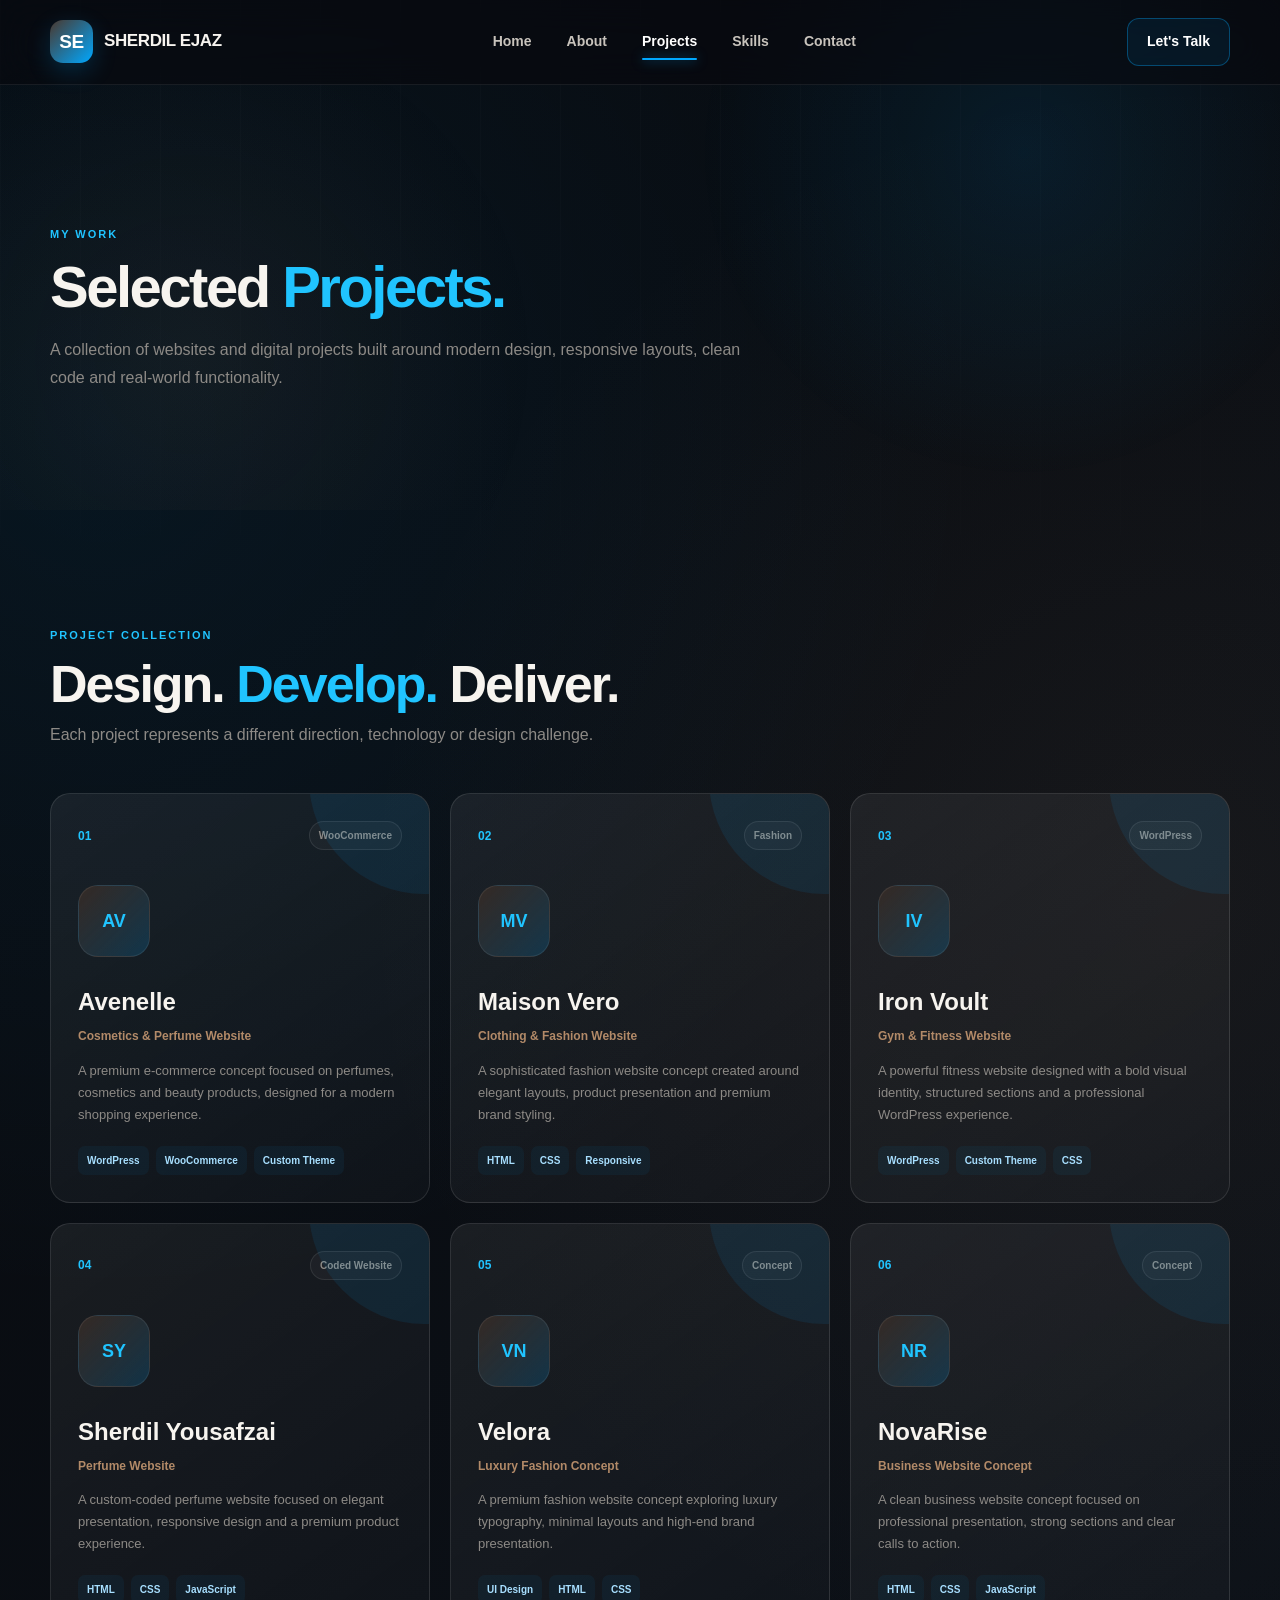
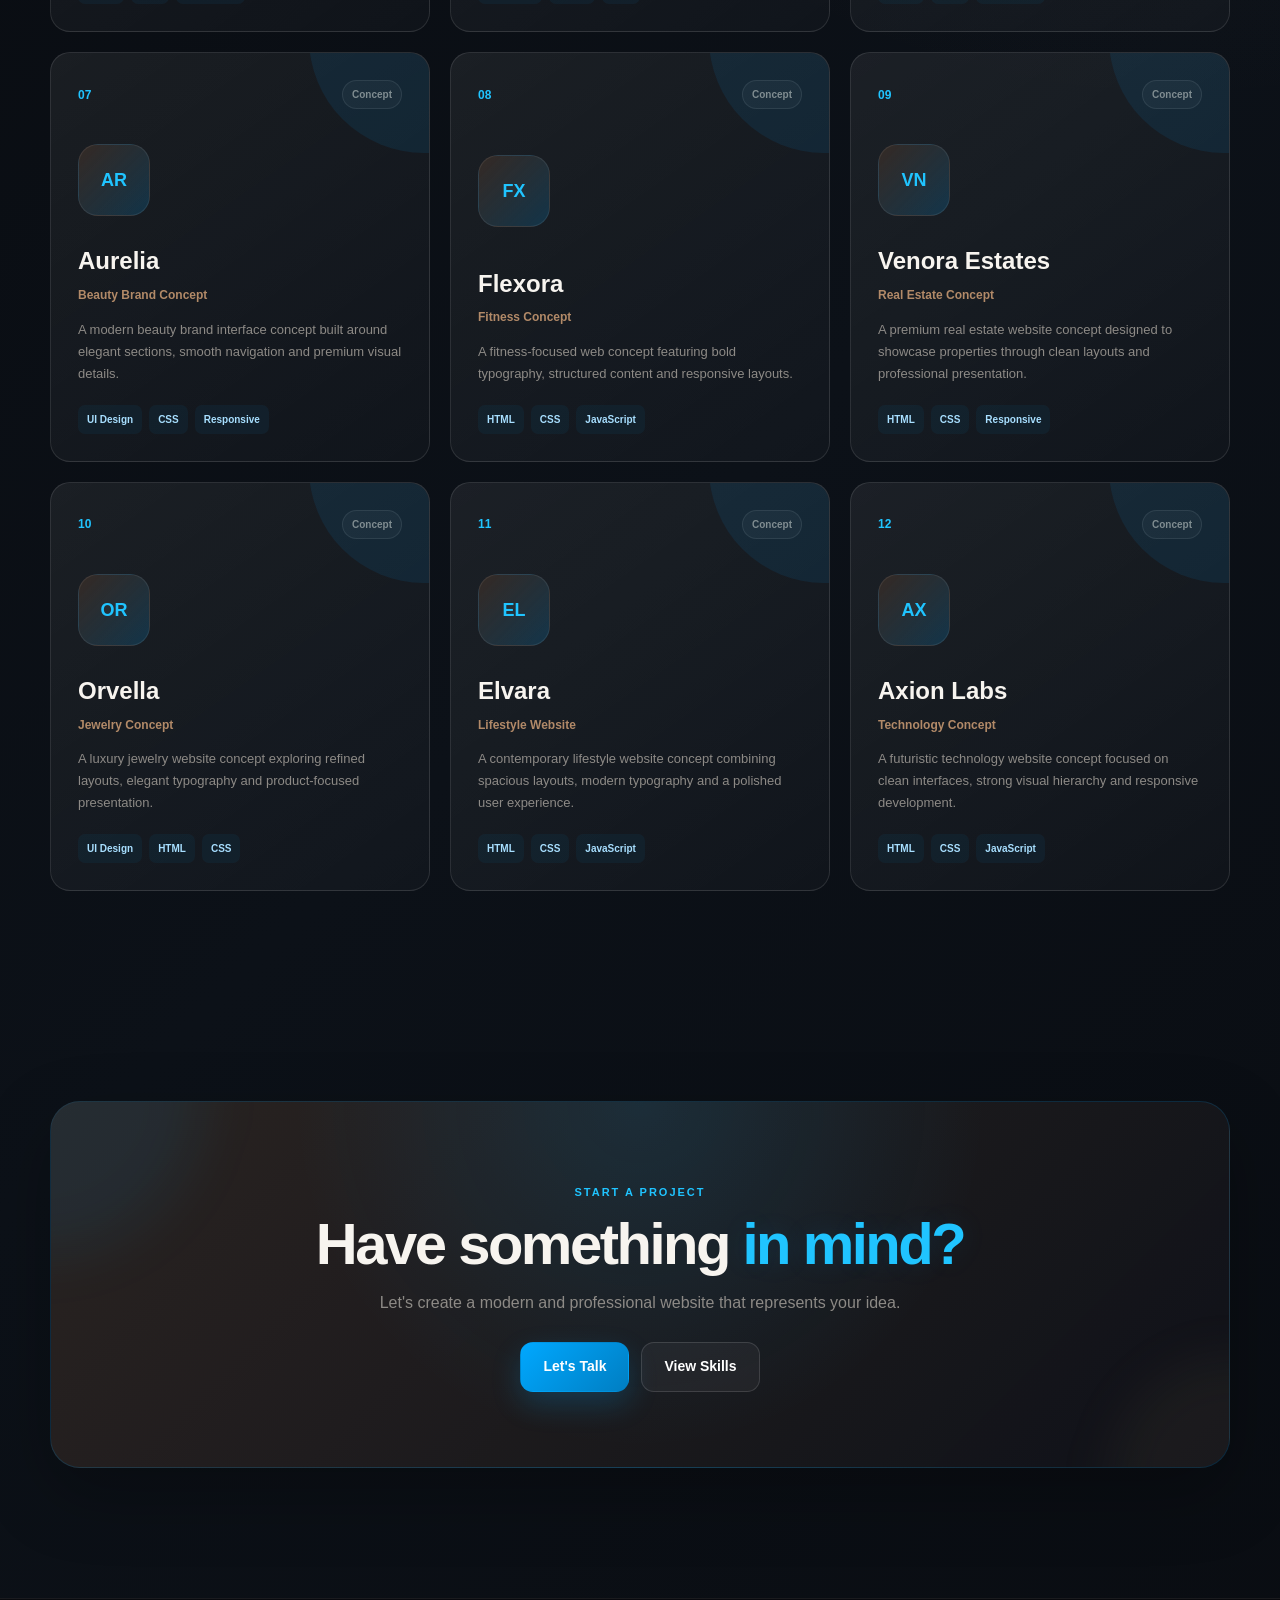
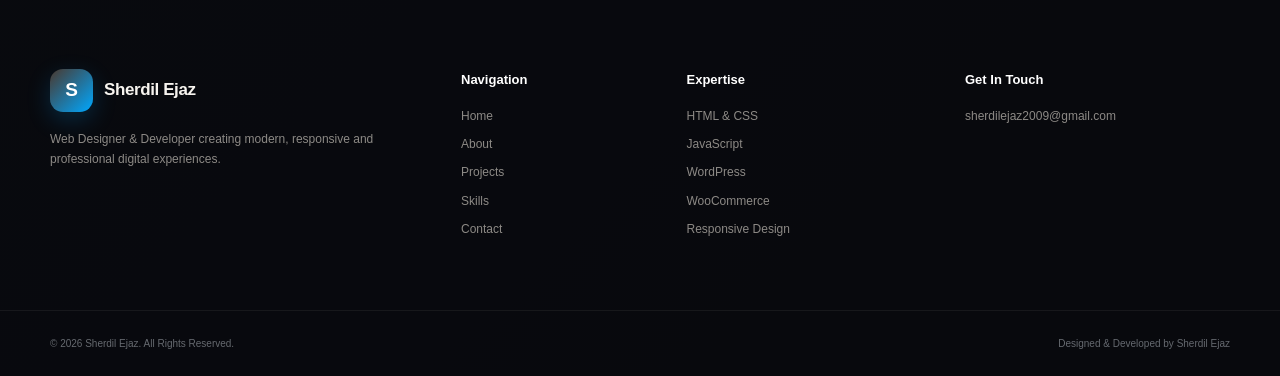
<file: projects.html>
<!DOCTYPE html>
<html lang="en">

<head>

    <meta charset="UTF-8">

    <meta name="viewport"
          content="width=device-width, initial-scale=1.0">

    <title>Projects | Sherdil Ejaz</title>

    <meta name="description"
          content="Explore web design and development projects by Sherdil Ejaz including WooCommerce, WordPress, fashion, fitness and coded websites.">

    <meta name="keywords"
          content="Sherdil Ejaz Projects, Web Design Projects, WordPress, WooCommerce, HTML CSS JavaScript">

    <link rel="stylesheet" href="./style.css">

</head>


<body>


<!-- =====================================================
     HEADER
===================================================== -->

<header class="site-header">

    <div class="container header-inner">

        <a href="index.html" class="logo">

            <span class="logo-mark">SE</span>

            <span class="logo-text">
                SHERDIL EJAZ
            </span>

        </a>


        <nav class="site-nav">

            <a href="index.html">
                Home
            </a>

            <a href="about.html">
                About
            </a>

            <a href="projects.html" class="active">
                Projects
            </a>

            <a href="skills.html">
                Skills
            </a>

            <a href="contact.html">
                Contact
            </a>

        </nav>


        <a href="contact.html" class="nav-btn">
            Let's Talk
        </a>


        <button class="menu-toggle"
                type="button"
                aria-label="Open Menu">

            <span></span>
            <span></span>
            <span></span>

        </button>

    </div>

</header>



<!-- =====================================================
     PROJECTS HERO
===================================================== -->

<main>

<section class="page-hero projects-hero">

    <div class="container">

        <div class="section-heading">

            <span class="section-label">
                MY WORK
            </span>

            <h1>
                Selected
                <span>Projects.</span>
            </h1>

            <p>
                A collection of websites and digital projects
                built around modern design, responsive layouts,
                clean code and real-world functionality.
            </p>

        </div>

    </div>

</section>



<!-- =====================================================
     PROJECTS
===================================================== -->

<section class="projects-section">

    <div class="container">


        <div class="projects-intro">

            <span class="section-label">
                PROJECT COLLECTION
            </span>

            <h2>
                Design.
                <span>Develop.</span>
                Deliver.
            </h2>

            <p>
                Each project represents a different direction,
                technology or design challenge.
            </p>

        </div>



        <div class="projects-grid">


            <!-- PROJECT 01 -->

            <article class="project-card featured-project">

                <div class="project-top">

                    <span class="project-number">
                        01
                    </span>

                    <span class="project-type">
                        WooCommerce
                    </span>

                </div>


                <div class="project-symbol">
                    AV
                </div>


                <div class="project-content">

                    <h3>
                        Avenelle
                    </h3>

                    <p class="project-category">
                        Cosmetics & Perfume Website
                    </p>

                    <p>
                        A premium e-commerce concept focused on
                        perfumes, cosmetics and beauty products,
                        designed for a modern shopping experience.
                    </p>


                    <div class="project-tags">

                        <span>WordPress</span>
                        <span>WooCommerce</span>
                        <span>Custom Theme</span>

                    </div>

                </div>

            </article>



            <!-- PROJECT 02 -->

            <article class="project-card">

                <div class="project-top">

                    <span class="project-number">
                        02
                    </span>

                    <span class="project-type">
                        Fashion
                    </span>

                </div>


                <div class="project-symbol">
                    MV
                </div>


                <div class="project-content">

                    <h3>
                        Maison Vero
                    </h3>

                    <p class="project-category">
                        Clothing & Fashion Website
                    </p>

                    <p>
                        A sophisticated fashion website concept
                        created around elegant layouts, product
                        presentation and premium brand styling.
                    </p>


                    <div class="project-tags">

                        <span>HTML</span>
                        <span>CSS</span>
                        <span>Responsive</span>

                    </div>

                </div>

            </article>



            <!-- PROJECT 03 -->

            <article class="project-card">

                <div class="project-top">

                    <span class="project-number">
                        03
                    </span>

                    <span class="project-type">
                        WordPress
                    </span>

                </div>


                <div class="project-symbol">
                    IV
                </div>


                <div class="project-content">

                    <h3>
                        Iron Voult
                    </h3>

                    <p class="project-category">
                        Gym & Fitness Website
                    </p>

                    <p>
                        A powerful fitness website designed with
                        a bold visual identity, structured sections
                        and a professional WordPress experience.
                    </p>


                    <div class="project-tags">

                        <span>WordPress</span>
                        <span>Custom Theme</span>
                        <span>CSS</span>

                    </div>

                </div>

            </article>



            <!-- PROJECT 04 -->

            <article class="project-card">

                <div class="project-top">

                    <span class="project-number">
                        04
                    </span>

                    <span class="project-type">
                        Coded Website
                    </span>

                </div>


                <div class="project-symbol">
                    SY
                </div>


                <div class="project-content">

                    <h3>
                        Sherdil Yousafzai
                    </h3>

                    <p class="project-category">
                        Perfume Website
                    </p>

                    <p>
                        A custom-coded perfume website focused on
                        elegant presentation, responsive design and
                        a premium product experience.
                    </p>


                    <div class="project-tags">

                        <span>HTML</span>
                        <span>CSS</span>
                        <span>JavaScript</span>

                    </div>

                </div>

            </article>



            <!-- PROJECT 05 -->

            <article class="project-card">

                <div class="project-top">

                    <span class="project-number">
                        05
                    </span>

                    <span class="project-type">
                        Concept
                    </span>

                </div>


                <div class="project-symbol">
                    VN
                </div>


                <div class="project-content">

                    <h3>
                        Velora
                    </h3>

                    <p class="project-category">
                        Luxury Fashion Concept
                    </p>

                    <p>
                        A premium fashion website concept exploring
                        luxury typography, minimal layouts and
                        high-end brand presentation.
                    </p>


                    <div class="project-tags">

                        <span>UI Design</span>
                        <span>HTML</span>
                        <span>CSS</span>

                    </div>

                </div>

            </article>



            <!-- PROJECT 06 -->

            <article class="project-card">

                <div class="project-top">

                    <span class="project-number">
                        06
                    </span>

                    <span class="project-type">
                        Concept
                    </span>

                </div>


                <div class="project-symbol">
                    NR
                </div>


                <div class="project-content">

                    <h3>
                        NovaRise
                    </h3>

                    <p class="project-category">
                        Business Website Concept
                    </p>

                    <p>
                        A clean business website concept focused on
                        professional presentation, strong sections
                        and clear calls to action.
                    </p>


                    <div class="project-tags">

                        <span>HTML</span>
                        <span>CSS</span>
                        <span>JavaScript</span>

                    </div>

                </div>

            </article>



            <!-- PROJECT 07 -->

            <article class="project-card">

                <div class="project-top">

                    <span class="project-number">
                        07
                    </span>

                    <span class="project-type">
                        Concept
                    </span>

                </div>


                <div class="project-symbol">
                    AR
                </div>


                <div class="project-content">

                    <h3>
                        Aurelia
                    </h3>

                    <p class="project-category">
                        Beauty Brand Concept
                    </p>

                    <p>
                        A modern beauty brand interface concept
                        built around elegant sections, smooth
                        navigation and premium visual details.
                    </p>


                    <div class="project-tags">

                        <span>UI Design</span>
                        <span>CSS</span>
                        <span>Responsive</span>

                    </div>

                </div>

            </article>



            <!-- PROJECT 08 -->

            <article class="project-card">

                <div class="project-top">

                    <span class="project-number">
                        08
                    </span>

                    <span class="project-type">
                        Concept
                    </span>

                </div>


                <div class="project-symbol">
                    FX
                </div>


                <div class="project-content">

                    <h3>
                        Flexora
                    </h3>

                    <p class="project-category">
                        Fitness Concept
                    </p>

                    <p>
                        A fitness-focused web concept featuring
                        bold typography, structured content and
                        responsive layouts.
                    </p>


                    <div class="project-tags">

                        <span>HTML</span>
                        <span>CSS</span>
                        <span>JavaScript</span>

                    </div>

                </div>

            </article>



            <!-- PROJECT 09 -->

            <article class="project-card">

                <div class="project-top">

                    <span class="project-number">
                        09
                    </span>

                    <span class="project-type">
                        Concept
                    </span>

                </div>


                <div class="project-symbol">
                    VN
                </div>


                <div class="project-content">

                    <h3>
                        Venora Estates
                    </h3>

                    <p class="project-category">
                        Real Estate Concept
                    </p>

                    <p>
                        A premium real estate website concept
                        designed to showcase properties through
                        clean layouts and professional presentation.
                    </p>


                    <div class="project-tags">

                        <span>HTML</span>
                        <span>CSS</span>
                        <span>Responsive</span>

                    </div>

                </div>

            </article>



            <!-- PROJECT 10 -->

            <article class="project-card">

                <div class="project-top">

                    <span class="project-number">
                        10
                    </span>

                    <span class="project-type">
                        Concept
                    </span>

                </div>


                <div class="project-symbol">
                    OR
                </div>


                <div class="project-content">

                    <h3>
                        Orvella
                    </h3>

                    <p class="project-category">
                        Jewelry Concept
                    </p>

                    <p>
                        A luxury jewelry website concept exploring
                        refined layouts, elegant typography and
                        product-focused presentation.
                    </p>


                    <div class="project-tags">

                        <span>UI Design</span>
                        <span>HTML</span>
                        <span>CSS</span>

                    </div>

                </div>

            </article>



            <!-- PROJECT 11 -->

            <article class="project-card">

                <div class="project-top">

                    <span class="project-number">
                        11
                    </span>

                    <span class="project-type">
                        Concept
                    </span>

                </div>


                <div class="project-symbol">
                    EL
                </div>


                <div class="project-content">

                    <h3>
                        Elvara
                    </h3>

                    <p class="project-category">
                        Lifestyle Website
                    </p>

                    <p>
                        A contemporary lifestyle website concept
                        combining spacious layouts, modern typography
                        and a polished user experience.
                    </p>


                    <div class="project-tags">

                        <span>HTML</span>
                        <span>CSS</span>
                        <span>JavaScript</span>

                    </div>

                </div>

            </article>



            <!-- PROJECT 12 -->

            <article class="project-card">

                <div class="project-top">

                    <span class="project-number">
                        12
                    </span>

                    <span class="project-type">
                        Concept
                    </span>

                </div>


                <div class="project-symbol">
                    AX
                </div>


                <div class="project-content">

                    <h3>
                        Axion Labs
                    </h3>

                    <p class="project-category">
                        Technology Concept
                    </p>

                    <p>
                        A futuristic technology website concept
                        focused on clean interfaces, strong visual
                        hierarchy and responsive development.
                    </p>


                    <div class="project-tags">

                        <span>HTML</span>
                        <span>CSS</span>
                        <span>JavaScript</span>

                    </div>

                </div>

            </article>


        </div>

    </div>

</section>



<!-- =====================================================
     PROJECT CTA
===================================================== -->

<section class="cta-section">

    <div class="container">

        <div class="cta-box">

            <span class="section-label">
                START A PROJECT
            </span>

            <h2>
                Have something
                <span>in mind?</span>
            </h2>

            <p>
                Let's create a modern and professional website
                that represents your idea.
            </p>


            <div class="cta-buttons">

                <a href="contact.html"
                   class="btn btn-primary">

                    Let's Talk

                </a>


                <a href="skills.html"
                   class="btn btn-secondary">

                    View Skills

                </a>

            </div>

        </div>

    </div>

</section>


</main>



<!-- =====================================================
     FOOTER
===================================================== -->

<footer class="site-footer">

    <div class="container footer-grid">


        <div class="footer-brand">

            <a href="index.html" class="logo">

                <span class="logo-mark">
                    S
                </span>

                <span class="logo-text">
                    Sherdil Ejaz
                </span>

            </a>

            <p>
                Web Designer & Developer creating modern,
                responsive and professional digital experiences.
            </p>

        </div>



        <div class="footer-links">

            <h4>
                Navigation
            </h4>

            <a href="index.html">
                Home
            </a>

            <a href="about.html">
                About
            </a>

            <a href="projects.html">
                Projects
            </a>

            <a href="skills.html">
                Skills
            </a>

            <a href="contact.html">
                Contact
            </a>

        </div>



        <div class="footer-links">

            <h4>
                Expertise
            </h4>

            <span>HTML & CSS</span>
            <span>JavaScript</span>
            <span>WordPress</span>
            <span>WooCommerce</span>
            <span>Responsive Design</span>

        </div>



        <div class="footer-contact">

            <h4>
                Get In Touch
            </h4>

            <a href="mailto:sherdilejaz2009@gmail.com">
                sherdilejaz2009@gmail.com
            </a>

        </div>


    </div>



    <div class="footer-bottom">

        <div class="container">

            <p>
                © <span data-year></span>
                Sherdil Ejaz. All Rights Reserved.
            </p>

            <p>
                Designed & Developed by Sherdil Ejaz
            </p>

        </div>

    </div>

</footer>



<!-- =====================================================
     JAVASCRIPT
===================================================== -->

<script src="./script.js"></script>

</body>

</html>
</file>
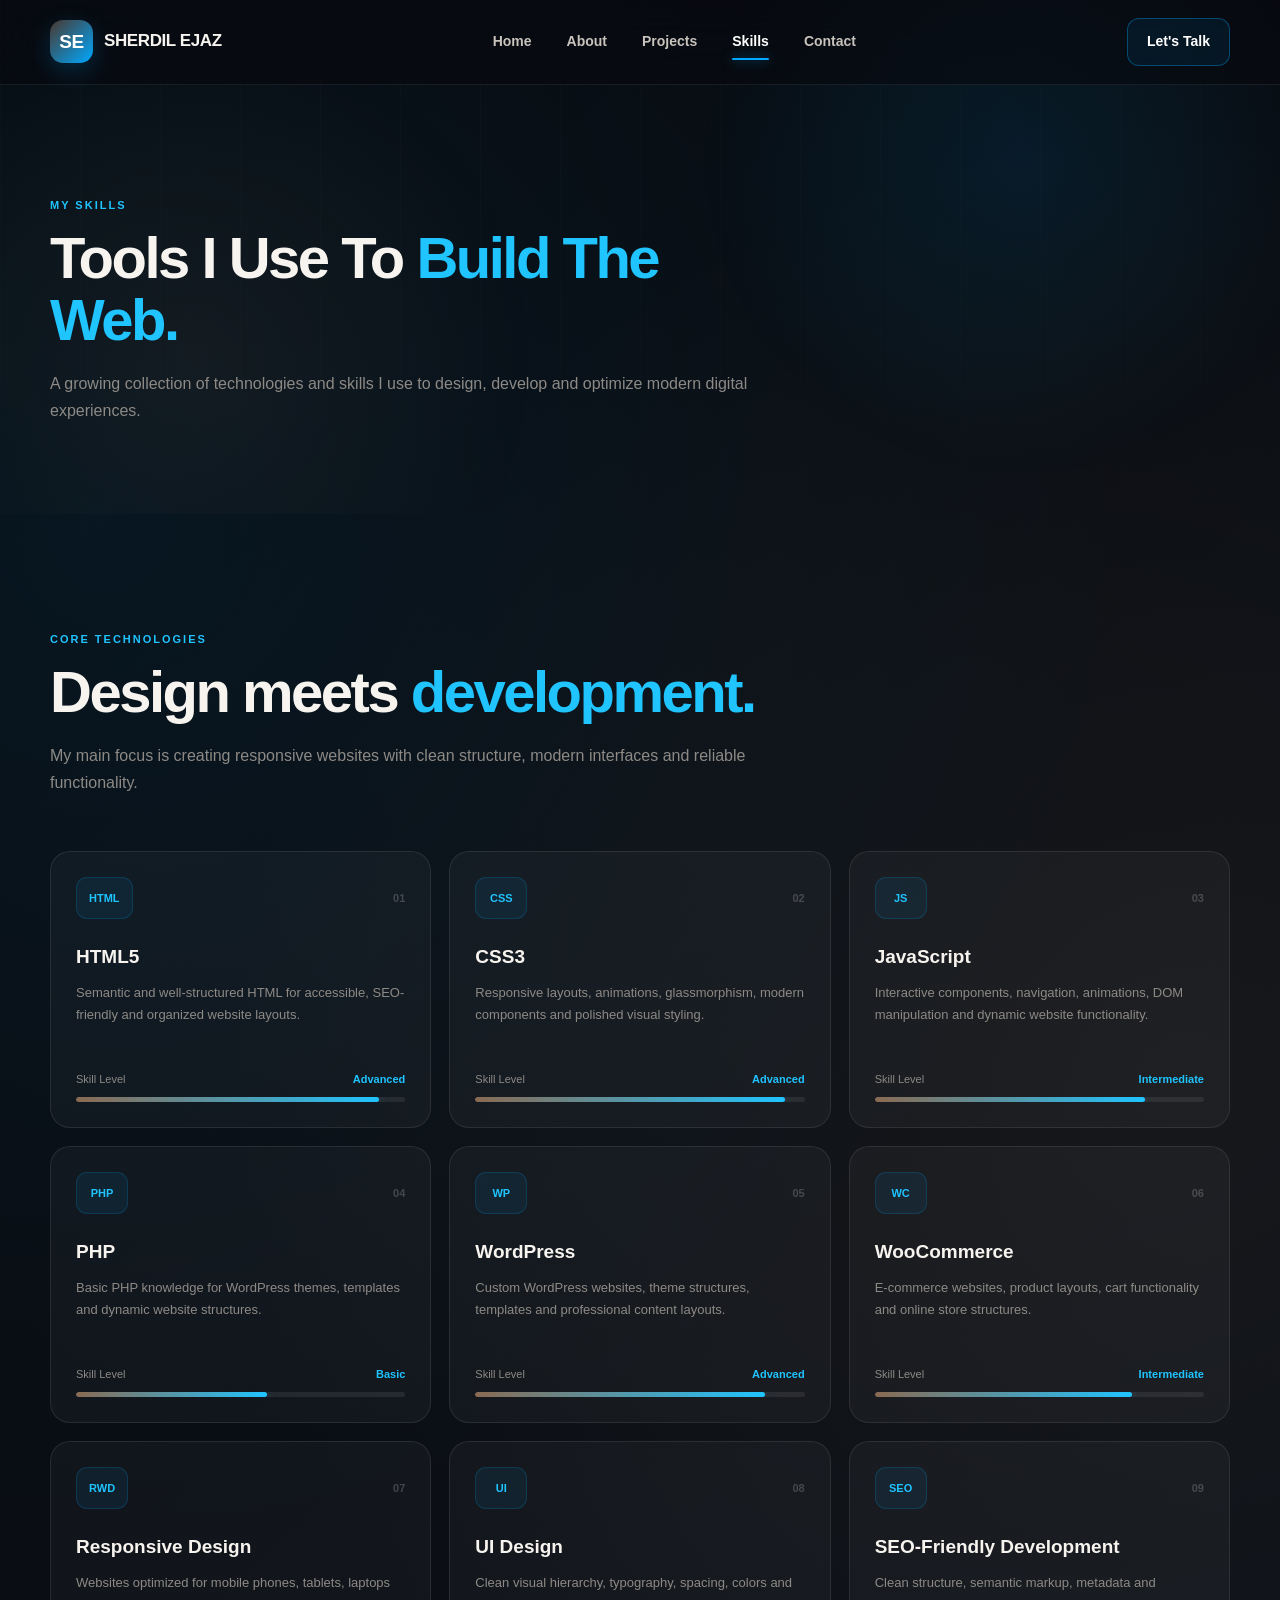
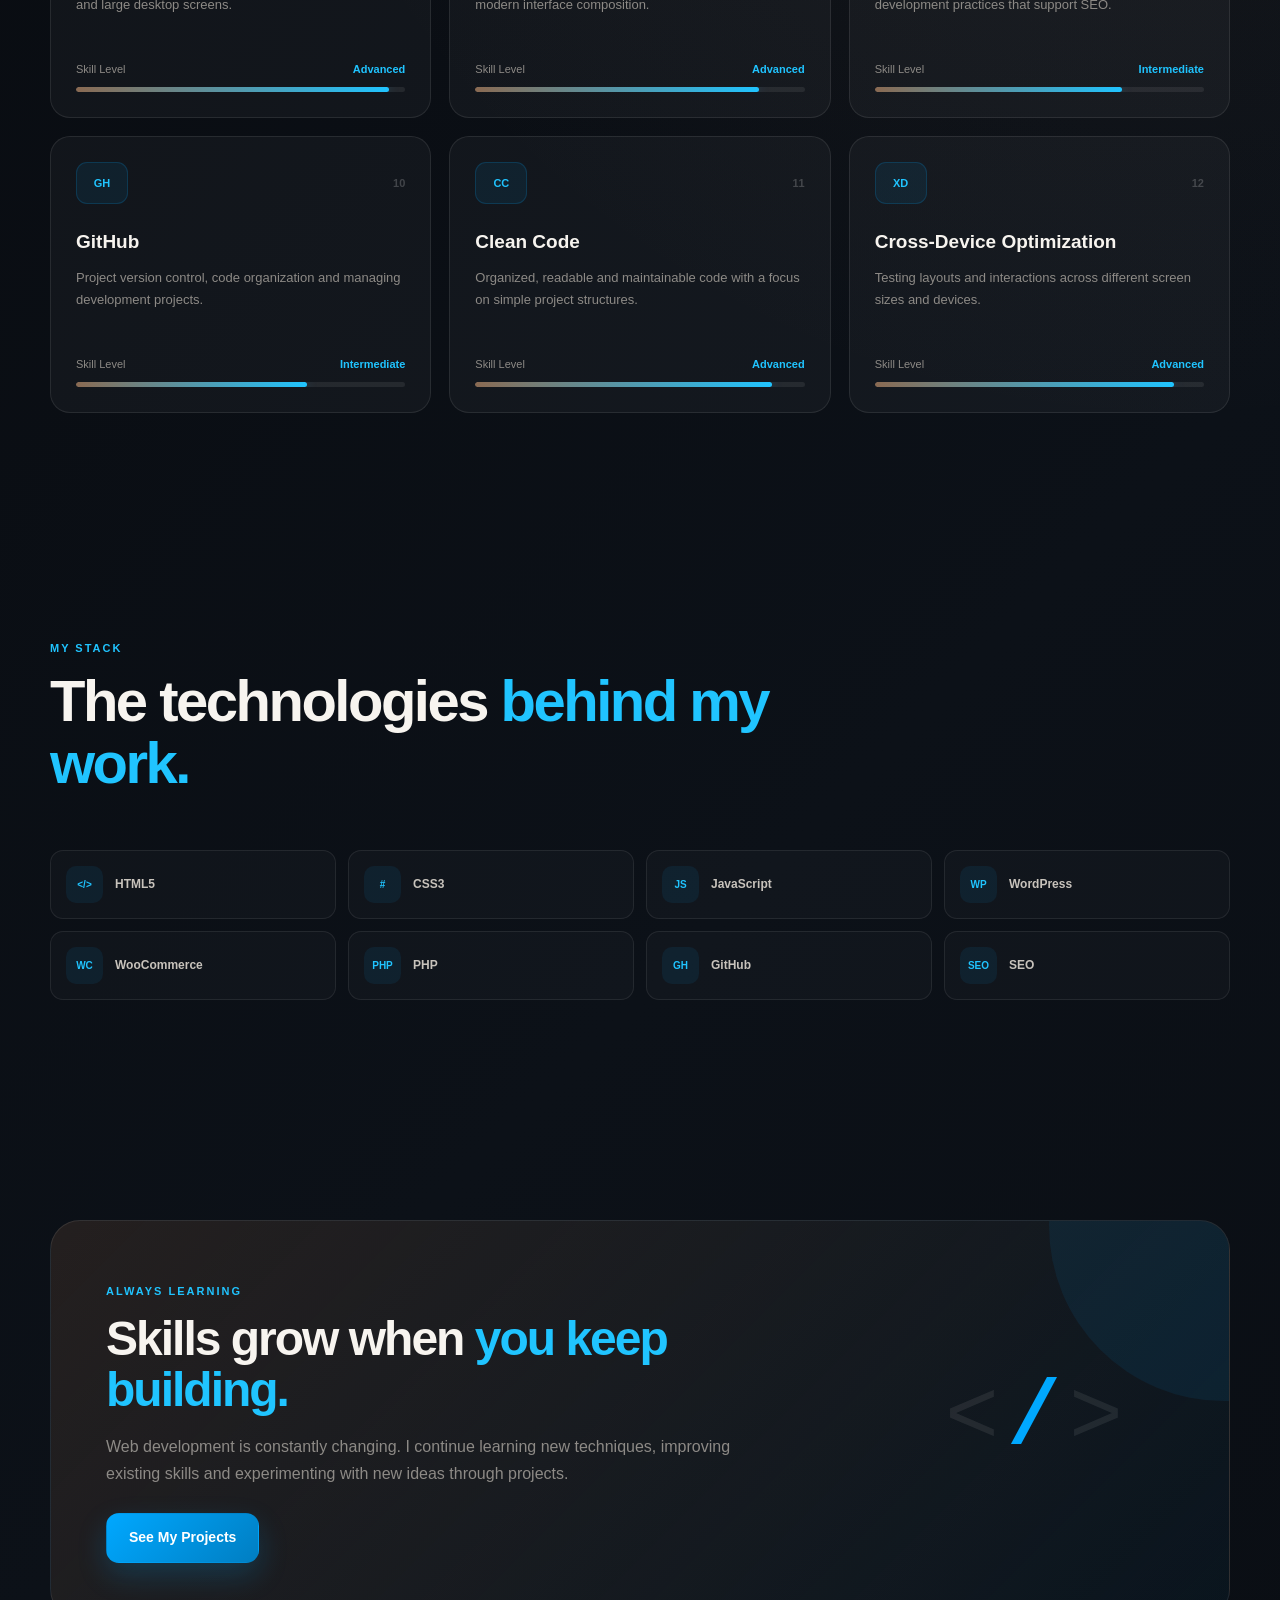
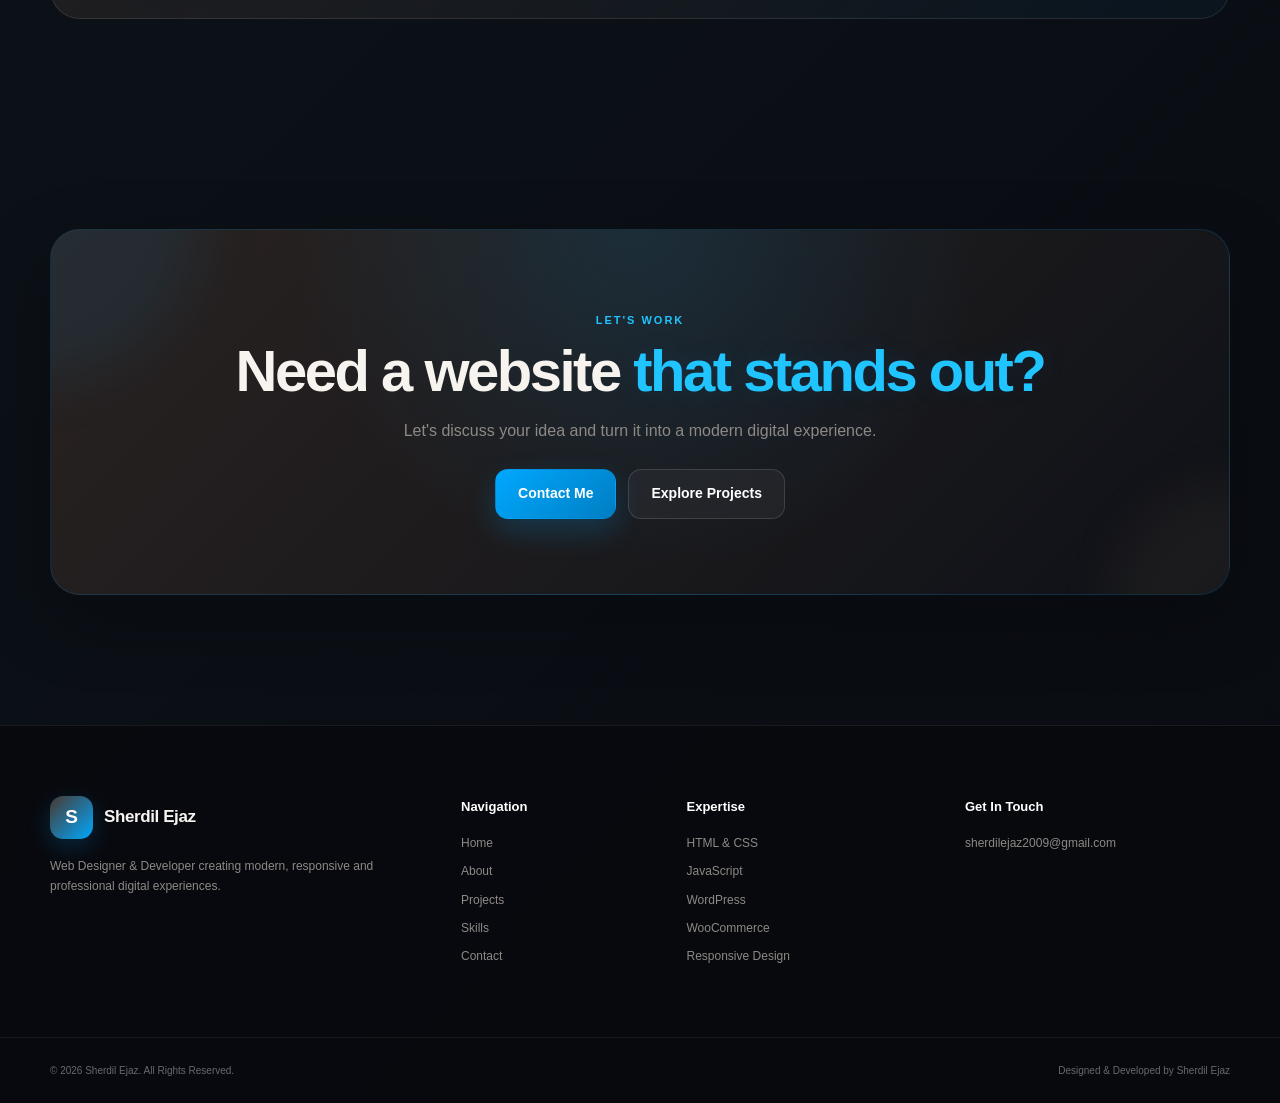
<file: skills.html>
<!DOCTYPE html>
<html lang="en">

<head>

    <meta charset="UTF-8">

    <meta name="viewport"
          content="width=device-width, initial-scale=1.0">

    <title>Skills | Sherdil Ejaz</title>

    <meta name="description"
          content="Explore the web design, development, WordPress, WooCommerce and responsive design skills of Sherdil Ejaz.">

    <meta name="keywords"
          content="Sherdil Ejaz Skills, HTML, CSS, JavaScript, WordPress, WooCommerce, PHP, Web Development">

    <link rel="stylesheet" href="./style.css">

</head>


<body>


<!-- =====================================================
     HEADER
===================================================== -->

<header class="site-header">

    <div class="container header-inner">

        <a href="index.html" class="logo">

            <span class="logo-mark">
                SE
            </span>

            <span class="logo-text">
                SHERDIL EJAZ
            </span>

        </a>


        <nav class="site-nav">

            <a href="index.html">
                Home
            </a>

            <a href="about.html">
                About
            </a>

            <a href="projects.html">
                Projects
            </a>

            <a href="skills.html" class="active">
                Skills
            </a>

            <a href="contact.html">
                Contact
            </a>

        </nav>


        <a href="contact.html" class="nav-btn">
            Let's Talk
        </a>


        <button class="menu-toggle"
                type="button"
                aria-label="Open Menu">

            <span></span>
            <span></span>
            <span></span>

        </button>

    </div>

</header>



<!-- =====================================================
     SKILLS HERO
===================================================== -->

<main>

<section class="page-hero">

    <div class="container">

        <div class="section-heading">

            <span class="section-label">
                MY SKILLS
            </span>

            <h1>
                Tools I Use To
                <span>Build The Web.</span>
            </h1>

            <p>
                A growing collection of technologies and
                skills I use to design, develop and optimize
                modern digital experiences.
            </p>

        </div>

    </div>

</section>



<!-- =====================================================
     MAIN SKILLS
===================================================== -->

<section class="skills-section">

    <div class="container">


        <div class="section-heading">

            <span class="section-label">
                CORE TECHNOLOGIES
            </span>

            <h2>
                Design meets
                <span>development.</span>
            </h2>

            <p>
                My main focus is creating responsive websites
                with clean structure, modern interfaces and
                reliable functionality.
            </p>

        </div>



        <div class="skills-grid">


            <!-- HTML -->

            <article class="skill-card">

                <div class="skill-card-top">

                    <span class="skill-icon">
                        HTML
                    </span>

                    <span class="skill-number">
                        01
                    </span>

                </div>

                <h3>
                    HTML5
                </h3>

                <p>
                    Semantic and well-structured HTML for
                    accessible, SEO-friendly and organized
                    website layouts.
                </p>

                <div class="skill-level">

                    <div class="skill-level-info">

                        <span>
                            Skill Level
                        </span>

                        <strong>
                            Advanced
                        </strong>

                    </div>

                    <div class="skill-bar">

                        <span style="width: 92%;"></span>

                    </div>

                </div>

            </article>



            <!-- CSS -->

            <article class="skill-card">

                <div class="skill-card-top">

                    <span class="skill-icon">
                        CSS
                    </span>

                    <span class="skill-number">
                        02
                    </span>

                </div>

                <h3>
                    CSS3
                </h3>

                <p>
                    Responsive layouts, animations, glassmorphism,
                    modern components and polished visual styling.
                </p>

                <div class="skill-level">

                    <div class="skill-level-info">

                        <span>
                            Skill Level
                        </span>

                        <strong>
                            Advanced
                        </strong>

                    </div>

                    <div class="skill-bar">

                        <span style="width: 94%;"></span>

                    </div>

                </div>

            </article>



            <!-- JAVASCRIPT -->

            <article class="skill-card">

                <div class="skill-card-top">

                    <span class="skill-icon">
                        JS
                    </span>

                    <span class="skill-number">
                        03
                    </span>

                </div>

                <h3>
                    JavaScript
                </h3>

                <p>
                    Interactive components, navigation,
                    animations, DOM manipulation and
                    dynamic website functionality.
                </p>

                <div class="skill-level">

                    <div class="skill-level-info">

                        <span>
                            Skill Level
                        </span>

                        <strong>
                            Intermediate
                        </strong>

                    </div>

                    <div class="skill-bar">

                        <span style="width: 82%;"></span>

                    </div>

                </div>

            </article>



            <!-- PHP -->

            <article class="skill-card">

                <div class="skill-card-top">

                    <span class="skill-icon">
                        PHP
                    </span>

                    <span class="skill-number">
                        04
                    </span>

                </div>

                <h3>
                    PHP
                </h3>

                <p>
                    Basic PHP knowledge for WordPress themes,
                    templates and dynamic website structures.
                </p>

                <div class="skill-level">

                    <div class="skill-level-info">

                        <span>
                            Skill Level
                        </span>

                        <strong>
                            Basic
                        </strong>

                    </div>

                    <div class="skill-bar">

                        <span style="width: 58%;"></span>

                    </div>

                </div>

            </article>



            <!-- WORDPRESS -->

            <article class="skill-card">

                <div class="skill-card-top">

                    <span class="skill-icon">
                        WP
                    </span>

                    <span class="skill-number">
                        05
                    </span>

                </div>

                <h3>
                    WordPress
                </h3>

                <p>
                    Custom WordPress websites, theme structures,
                    templates and professional content layouts.
                </p>

                <div class="skill-level">

                    <div class="skill-level-info">

                        <span>
                            Skill Level
                        </span>

                        <strong>
                            Advanced
                        </strong>

                    </div>

                    <div class="skill-bar">

                        <span style="width: 88%;"></span>

                    </div>

                </div>

            </article>



            <!-- WOOCOMMERCE -->

            <article class="skill-card">

                <div class="skill-card-top">

                    <span class="skill-icon">
                        WC
                    </span>

                    <span class="skill-number">
                        06
                    </span>

                </div>

                <h3>
                    WooCommerce
                </h3>

                <p>
                    E-commerce websites, product layouts,
                    cart functionality and online store structures.
                </p>

                <div class="skill-level">

                    <div class="skill-level-info">

                        <span>
                            Skill Level
                        </span>

                        <strong>
                            Intermediate
                        </strong>

                    </div>

                    <div class="skill-bar">

                        <span style="width: 78%;"></span>

                    </div>

                </div>

            </article>



            <!-- RESPONSIVE DESIGN -->

            <article class="skill-card">

                <div class="skill-card-top">

                    <span class="skill-icon">
                        RWD
                    </span>

                    <span class="skill-number">
                        07
                    </span>

                </div>

                <h3>
                    Responsive Design
                </h3>

                <p>
                    Websites optimized for mobile phones,
                    tablets, laptops and large desktop screens.
                </p>

                <div class="skill-level">

                    <div class="skill-level-info">

                        <span>
                            Skill Level
                        </span>

                        <strong>
                            Advanced
                        </strong>

                    </div>

                    <div class="skill-bar">

                        <span style="width: 95%;"></span>

                    </div>

                </div>

            </article>



            <!-- UI DESIGN -->

            <article class="skill-card">

                <div class="skill-card-top">

                    <span class="skill-icon">
                        UI
                    </span>

                    <span class="skill-number">
                        08
                    </span>

                </div>

                <h3>
                    UI Design
                </h3>

                <p>
                    Clean visual hierarchy, typography, spacing,
                    colors and modern interface composition.
                </p>

                <div class="skill-level">

                    <div class="skill-level-info">

                        <span>
                            Skill Level
                        </span>

                        <strong>
                            Advanced
                        </strong>

                    </div>

                    <div class="skill-bar">

                        <span style="width: 86%;"></span>

                    </div>

                </div>

            </article>



            <!-- SEO -->

            <article class="skill-card">

                <div class="skill-card-top">

                    <span class="skill-icon">
                        SEO
                    </span>

                    <span class="skill-number">
                        09
                    </span>

                </div>

                <h3>
                    SEO-Friendly Development
                </h3>

                <p>
                    Clean structure, semantic markup, metadata
                    and development practices that support SEO.
                </p>

                <div class="skill-level">

                    <div class="skill-level-info">

                        <span>
                            Skill Level
                        </span>

                        <strong>
                            Intermediate
                        </strong>

                    </div>

                    <div class="skill-bar">

                        <span style="width: 75%;"></span>

                    </div>

                </div>

            </article>



            <!-- GITHUB -->

            <article class="skill-card">

                <div class="skill-card-top">

                    <span class="skill-icon">
                        GH
                    </span>

                    <span class="skill-number">
                        10
                    </span>

                </div>

                <h3>
                    GitHub
                </h3>

                <p>
                    Project version control, code organization
                    and managing development projects.
                </p>

                <div class="skill-level">

                    <div class="skill-level-info">

                        <span>
                            Skill Level
                        </span>

                        <strong>
                            Intermediate
                        </strong>

                    </div>

                    <div class="skill-bar">

                        <span style="width: 70%;"></span>

                    </div>

                </div>

            </article>



            <!-- CLEAN CODE -->

            <article class="skill-card">

                <div class="skill-card-top">

                    <span class="skill-icon">
                        CC
                    </span>

                    <span class="skill-number">
                        11
                    </span>

                </div>

                <h3>
                    Clean Code
                </h3>

                <p>
                    Organized, readable and maintainable code
                    with a focus on simple project structures.
                </p>

                <div class="skill-level">

                    <div class="skill-level-info">

                        <span>
                            Skill Level
                        </span>

                        <strong>
                            Advanced
                        </strong>

                    </div>

                    <div class="skill-bar">

                        <span style="width: 90%;"></span>

                    </div>

                </div>

            </article>



            <!-- CROSS DEVICE -->

            <article class="skill-card">

                <div class="skill-card-top">

                    <span class="skill-icon">
                        XD
                    </span>

                    <span class="skill-number">
                        12
                    </span>

                </div>

                <h3>
                    Cross-Device Optimization
                </h3>

                <p>
                    Testing layouts and interactions across
                    different screen sizes and devices.
                </p>

                <div class="skill-level">

                    <div class="skill-level-info">

                        <span>
                            Skill Level
                        </span>

                        <strong>
                            Advanced
                        </strong>

                    </div>

                    <div class="skill-bar">

                        <span style="width: 91%;"></span>

                    </div>

                </div>

            </article>


        </div>

    </div>

</section>



<!-- =====================================================
     TECHNOLOGY STACK
===================================================== -->

<section class="stack-section">

    <div class="container">


        <div class="section-heading">

            <span class="section-label">
                MY STACK
            </span>

            <h2>
                The technologies
                <span>behind my work.</span>
            </h2>

        </div>



        <div class="stack-box">


            <div class="stack-item">

                <span class="stack-symbol">
                    &lt;/&gt;
                </span>

                <span>
                    HTML5
                </span>

            </div>


            <div class="stack-item">

                <span class="stack-symbol">
                    #
                </span>

                <span>
                    CSS3
                </span>

            </div>


            <div class="stack-item">

                <span class="stack-symbol">
                    JS
                </span>

                <span>
                    JavaScript
                </span>

            </div>


            <div class="stack-item">

                <span class="stack-symbol">
                    WP
                </span>

                <span>
                    WordPress
                </span>

            </div>


            <div class="stack-item">

                <span class="stack-symbol">
                    WC
                </span>

                <span>
                    WooCommerce
                </span>

            </div>


            <div class="stack-item">

                <span class="stack-symbol">
                    PHP
                </span>

                <span>
                    PHP
                </span>

            </div>


            <div class="stack-item">

                <span class="stack-symbol">
                    GH
                </span>

                <span>
                    GitHub
                </span>

            </div>


            <div class="stack-item">

                <span class="stack-symbol">
                    SEO
                </span>

                <span>
                    SEO
                </span>

            </div>


        </div>

    </div>

</section>



<!-- =====================================================
     LEARNING MINDSET
===================================================== -->

<section class="learning-section">

    <div class="container">

        <div class="learning-box">

            <div class="learning-content">

                <span class="section-label">
                    ALWAYS LEARNING
                </span>

                <h2>
                    Skills grow when
                    <span>you keep building.</span>
                </h2>

                <p>
                    Web development is constantly changing.
                    I continue learning new techniques,
                    improving existing skills and experimenting
                    with new ideas through projects.
                </p>

                <a href="projects.html"
                   class="btn btn-primary">

                    See My Projects

                </a>

            </div>


            <div class="learning-symbol">

                <span>
                    &lt;
                </span>

                <strong>
                    /
                </strong>

                <span>
                    &gt;
                </span>

            </div>

        </div>

    </div>

</section>



<!-- =====================================================
     CTA
===================================================== -->

<section class="cta-section">

    <div class="container">

        <div class="cta-box">

            <span class="section-label">
                LET'S WORK
            </span>

            <h2>
                Need a website
                <span>that stands out?</span>
            </h2>

            <p>
                Let's discuss your idea and turn it into
                a modern digital experience.
            </p>


            <div class="cta-buttons">

                <a href="contact.html"
                   class="btn btn-primary">

                    Contact Me

                </a>


                <a href="projects.html"
                   class="btn btn-secondary">

                    Explore Projects

                </a>

            </div>

        </div>

    </div>

</section>


</main>



<!-- =====================================================
     FOOTER
===================================================== -->

<footer class="site-footer">

    <div class="container footer-grid">


        <div class="footer-brand">

            <a href="index.html" class="logo">

                <span class="logo-mark">
                    S
                </span>

                <span class="logo-text">
                    Sherdil Ejaz
                </span>

            </a>

            <p>
                Web Designer & Developer creating modern,
                responsive and professional digital experiences.
            </p>

        </div>



        <div class="footer-links">

            <h4>
                Navigation
            </h4>

            <a href="index.html">
                Home
            </a>

            <a href="about.html">
                About
            </a>

            <a href="projects.html">
                Projects
            </a>

            <a href="skills.html">
                Skills
            </a>

            <a href="contact.html">
                Contact
            </a>

        </div>



        <div class="footer-links">

            <h4>
                Expertise
            </h4>

            <span>HTML & CSS</span>
            <span>JavaScript</span>
            <span>WordPress</span>
            <span>WooCommerce</span>
            <span>Responsive Design</span>

        </div>



        <div class="footer-contact">

            <h4>
                Get In Touch
            </h4>

            <a href="mailto:sherdilejaz2009@gmail.com">
                sherdilejaz2009@gmail.com
            </a>

        </div>


    </div>



    <div class="footer-bottom">

        <div class="container">

            <p>
                © <span data-year></span>
                Sherdil Ejaz. All Rights Reserved.
            </p>

            <p>
                Designed & Developed by Sherdil Ejaz
            </p>

        </div>

    </div>

</footer>



<!-- =====================================================
     JAVASCRIPT
===================================================== -->

<script src="./script.js"></script>

</body>

</html>
</file>
<file: style.css>
/* =========================================================
   SHERDIL EJAZ PORTFOLIO
   COMPLETE GLOBAL STYLESHEET
   ========================================================= */


/* =========================================================
   01. COLOR SYSTEM
   ========================================================= */

:root {

    /* 12 COLOR PALETTE */

    --c1: #08090d;
    --c2: #10131a;
    --c3: #171b22;

    --c4: #221d1a;
    --c5: #352a25;
    --c6: #4a382e;
    --c7: #62493a;
    --c8: #8a6a52;
    --c9: #b28a68;

    --c10: #00a8ff;
    --c11: #20c4ff;
    --c12: #78ddff;


    /* BACKGROUNDS */

    --bg-main: var(--c1);
    --bg-secondary: var(--c2);
    --bg-card: rgba(23, 27, 34, 0.72);


    /* TEXT */

    --text-main: #f7f4ef;
    --text-soft: #c8c3bc;
    --text-muted: #8d8a86;


    /* ACCENTS */

    --accent: var(--c10);
    --accent-light: var(--c11);
    --accent-soft: var(--c12);

    --brown: var(--c8);
    --gold: var(--c9);


    /* GLASS */

    --glass-bg: rgba(255, 255, 255, 0.055);
    --glass-border: rgba(255, 255, 255, 0.11);


    /* SHADOWS */

    --shadow-small:
        0 10px 30px rgba(0, 0, 0, 0.20);

    --shadow-medium:
        0 20px 50px rgba(0, 0, 0, 0.30);

    --shadow-blue:
        0 0 35px rgba(0, 168, 255, 0.15);


    /* RADIUS */

    --radius-small: 12px;
    --radius-medium: 20px;
    --radius-large: 30px;


    /* CONTAINER */

    --container: 1180px;


    /* TRANSITION */

    --transition:
        all 0.35s ease;

}



/* =========================================================
   02. RESET
   ========================================================= */

* {
    margin: 0;
    padding: 0;
    box-sizing: border-box;
}


html {
    scroll-behavior: smooth;
}


body {

    font-family:
        Arial,
        Helvetica,
        sans-serif;

    background:
        radial-gradient(
            circle at 15% 10%,
            rgba(0, 168, 255, 0.07),
            transparent 28%
        ),

        radial-gradient(
            circle at 85% 30%,
            rgba(178, 138, 104, 0.08),
            transparent 30%
        ),

        var(--bg-main);

    color: var(--text-main);

    line-height: 1.7;

    overflow-x: hidden;

}


body::before {

    content: "";

    position: fixed;

    inset: 0;

    pointer-events: none;

    background:
        linear-gradient(
            90deg,
            rgba(255,255,255,0.018) 1px,
            transparent 1px
        );

    background-size: 80px 80px;

    mask-image:
        linear-gradient(
            to bottom,
            black,
            transparent 85%
        );

    z-index: -1;

}


::selection {

    background: var(--accent);

    color: white;

}


img {

    max-width: 100%;

    display: block;

}


a {

    color: inherit;

    text-decoration: none;

}


button,
input,
textarea,
select {

    font: inherit;

}


button {

    cursor: pointer;

}



/* =========================================================
   03. GLOBAL CONTAINER
   ========================================================= */

.container {

    width: min(
        calc(100% - 40px),
        var(--container)
    );

    margin-inline: auto;

}



/* =========================================================
   04. HEADER
   ========================================================= */

.site-header {

    position: fixed;

    top: 0;
    left: 0;

    width: 100%;

    z-index: 999;

    padding: 18px 0;

    background:
        rgba(8, 9, 13, 0.55);

    border-bottom:
        1px solid
        rgba(255,255,255,0.07);

    backdrop-filter: blur(18px);

    -webkit-backdrop-filter: blur(18px);

    transition:
        background 0.4s ease,
        padding 0.4s ease,
        border-color 0.4s ease,
        box-shadow 0.4s ease;

}


.site-header.scrolled {

    padding: 11px 0;

    background:
        rgba(34, 29, 26, 0.94);

    border-bottom:
        1px solid
        rgba(0, 168, 255, 0.25);

    box-shadow:
        0 15px 45px
        rgba(0,0,0,0.35);

}



/* =========================================================
   HEADER INNER
   ========================================================= */

.header-inner {

    display: flex;

    align-items: center;

    justify-content: space-between;

    gap: 25px;

}



/* =========================================================
   LOGO
   ========================================================= */

.logo {

    display: inline-flex;

    align-items: center;

    gap: 11px;

    font-weight: 800;

    letter-spacing: -0.4px;

}


.logo-mark {

    width: 43px;
    height: 43px;

    display: grid;

    place-items: center;

    border-radius: 13px;

    background:
        linear-gradient(
            135deg,
            var(--c6),
            var(--accent)
        );

    color: white;

    font-size: 19px;

    box-shadow:
        0 8px 25px
        rgba(0,168,255,0.20);

}


.logo-text {

    font-size: 17px;

    color: var(--text-main);

}



/* =========================================================
   NAVIGATION
   ========================================================= */

.site-nav {

    display: flex;

    align-items: center;

    gap: 7px;

}


.site-nav a {

    position: relative;

    padding: 9px 14px;

    color: var(--text-soft);

    font-size: 14px;

    font-weight: 600;

    border-radius: 10px;

    transition: var(--transition);

}


.site-nav a:hover {

    color: white;

    background:
        rgba(255,255,255,0.06);

}


.site-nav a.active {

    color: white;

}


.site-nav a.active::after {

    content: "";

    position: absolute;

    left: 14px;
    right: 14px;

    bottom: 3px;

    height: 2px;

    background: var(--accent);

    border-radius: 10px;

    box-shadow:
        0 0 12px
        rgba(0,168,255,0.7);

}



/* =========================================================
   NAV BUTTON
   ========================================================= */

.nav-btn {

    padding: 11px 19px;

    border:
        1px solid
        rgba(0,168,255,0.35);

    border-radius: 12px;

    background:
        rgba(0,168,255,0.08);

    color: white;

    font-size: 14px;

    font-weight: 700;

    transition: var(--transition);

}


.nav-btn:hover {

    background: var(--accent);

    border-color: var(--accent);

    transform: translateY(-2px);

    box-shadow:
        0 10px 25px
        rgba(0,168,255,0.25);

}



/* =========================================================
   MOBILE MENU BUTTON
   ========================================================= */

.menu-toggle {

    display: none;

    width: 45px;
    height: 45px;

    border:
        1px solid
        rgba(255,255,255,0.12);

    border-radius: 12px;

    background:
        rgba(255,255,255,0.05);

    flex-direction: column;

    justify-content: center;

    align-items: center;

    gap: 5px;

}


.menu-toggle span {

    width: 21px;

    height: 2px;

    background: white;

    border-radius: 5px;

    transition: var(--transition);

}


.menu-toggle.active span:nth-child(1) {

    transform:
        translateY(7px)
        rotate(45deg);

}


.menu-toggle.active span:nth-child(2) {

    opacity: 0;

}


.menu-toggle.active span:nth-child(3) {

    transform:
        translateY(-7px)
        rotate(-45deg);

}



/* =========================================================
   05. HERO
   ========================================================= */

.hero {

    min-height: 100vh;

    display: flex;

    align-items: center;

    position: relative;

    padding:
        150px 0
        90px;

    overflow: hidden;

}


.hero::before {

    content: "";

    position: absolute;

    width: 550px;
    height: 550px;

    right: -180px;
    top: 80px;

    border-radius: 50%;

    background:
        radial-gradient(
            circle,
            rgba(0,168,255,0.16),
            transparent 70%
        );

    filter: blur(10px);

}


.hero::after {

    content: "";

    position: absolute;

    width: 500px;
    height: 500px;

    left: -250px;
    bottom: -180px;

    border-radius: 50%;

    background:
        radial-gradient(
            circle,
            rgba(138,106,82,0.15),
            transparent 70%
        );

}



/* =========================================================
   HERO GRID
   ========================================================= */

.hero-grid {

    display: grid;

    grid-template-columns:
        1.05fr
        0.95fr;

    align-items: center;

    gap: 70px;

    position: relative;

    z-index: 2;

}


.hero-content {

    max-width: 700px;

}


.hero-kicker {

    display: inline-flex;

    align-items: center;

    gap: 9px;

    padding: 7px 13px;

    border:
        1px solid
        rgba(0,168,255,0.22);

    border-radius: 999px;

    background:
        rgba(0,168,255,0.06);

    color: var(--accent-light);

    font-size: 11px;

    font-weight: 800;

    letter-spacing: 1.6px;

    margin-bottom: 24px;

}


.hero-kicker::before {

    content: "";

    width: 7px;
    height: 7px;

    border-radius: 50%;

    background: #35df8a;

    box-shadow:
        0 0 12px
        rgba(53,223,138,0.7);

}


.hero h1 {

    font-size:
        clamp(48px, 7vw, 88px);

    line-height: 0.98;

    letter-spacing: -4px;

    margin-bottom: 25px;

}


.hero h1 span {

    display: block;

    background:
        linear-gradient(
            100deg,
            var(--c9),
            var(--accent-light)
        );

    -webkit-background-clip: text;

    background-clip: text;

    color: transparent;

}


.hero-description {

    max-width: 620px;

    color: var(--text-soft);

    font-size: 17px;

    margin-bottom: 30px;

}


.hero-buttons {

    display: flex;

    flex-wrap: wrap;

    gap: 13px;

}



/* =========================================================
   BUTTONS
   ========================================================= */

.btn {

    display: inline-flex;

    align-items: center;

    justify-content: center;

    gap: 9px;

    min-height: 50px;

    padding:
        0 22px;

    border-radius: 13px;

    font-size: 14px;

    font-weight: 800;

    border: 1px solid transparent;

    transition: var(--transition);

}


.btn-primary {

    background:
        linear-gradient(
            135deg,
            var(--accent),
            #007ec2
        );

    color: white;

    box-shadow:
        0 12px 30px
        rgba(0,168,255,0.20);

}


.btn-primary:hover {

    transform: translateY(-3px);

    box-shadow:
        0 18px 40px
        rgba(0,168,255,0.30);

}


.btn-secondary {

    border-color:
        rgba(255,255,255,0.13);

    background:
        rgba(255,255,255,0.045);

    color: white;

}


.btn-secondary:hover {

    border-color:
        rgba(0,168,255,0.45);

    background:
        rgba(0,168,255,0.08);

    transform: translateY(-3px);

}



/* =========================================================
   HERO CODE CARD
   ========================================================= */

.hero-visual {

    position: relative;

}


.code-card {

    position: relative;

    padding: 25px;

    min-height: 410px;

    border:
        1px solid
        rgba(255,255,255,0.10);

    border-radius:
        var(--radius-large);

    background:
        linear-gradient(
            145deg,
            rgba(255,255,255,0.075),
            rgba(255,255,255,0.025)
        );

    backdrop-filter: blur(20px);

    box-shadow:
        var(--shadow-medium),
        var(--shadow-blue);

    overflow: hidden;

}


.code-card::before {

    content: "";

    position: absolute;

    width: 220px;
    height: 220px;

    right: -100px;
    top: -100px;

    border-radius: 50%;

    background:
        rgba(0,168,255,0.12);

    filter: blur(5px);

}


.code-top {

    display: flex;

    align-items: center;

    gap: 7px;

    padding-bottom: 20px;

    border-bottom:
        1px solid
        rgba(255,255,255,0.07);

}


.code-dot {

    width: 9px;
    height: 9px;

    border-radius: 50%;

    background:
        var(--c7);

}


.code-dot:nth-child(2) {

    background:
        var(--c9);

}


.code-dot:nth-child(3) {

    background:
        var(--accent);

}


.code-content {

    padding-top: 25px;

}


.code-content pre {

    overflow-x: auto;

    font-family:
        "Courier New",
        monospace;

    font-size: 13px;

    line-height: 2;

    color: var(--text-soft);

}


.code-content code {

    color: var(--text-soft);

}


.code-status {

    position: absolute;

    left: 25px;
    bottom: 22px;

    display: flex;

    align-items: center;

    gap: 9px;

    font-size: 12px;

    color: #b9c4cc;

}


.code-status span {

    width: 8px;
    height: 8px;

    border-radius: 50%;

    background: #35df8a;

    box-shadow:
        0 0 12px
        rgba(53,223,138,0.6);

}



/* =========================================================
   FLOATING CARDS
   ========================================================= */

.floating-card {

    position: absolute;

    padding: 12px 15px;

    border:
        1px solid
        rgba(255,255,255,0.10);

    border-radius: 13px;

    background:
        rgba(16,19,26,0.82);

    backdrop-filter: blur(15px);

    box-shadow:
        var(--shadow-small);

    font-size: 12px;

    font-weight: 800;

    animation:
        floating 4s ease-in-out infinite;

}


.floating-html {

    top: 50px;
    right: -25px;

    color: #ffad7a;

}


.floating-css {

    left: -30px;
    bottom: 90px;

    color: var(--accent-light);

    animation-delay: 0.8s;

}


.floating-js {

    right: 40px;
    bottom: -20px;

    color: var(--c9);

    animation-delay: 1.4s;

}


@keyframes floating {

    0%,
    100% {

        transform:
            translateY(0);

    }

    50% {

        transform:
            translateY(-12px);

    }

}



/* =========================================================
   06. GENERAL SECTIONS
   ========================================================= */

section {

    position: relative;

}


.services-section,
.skills-section,
.projects-section,
.about-section,
.process-section,
.stats-section,
.stack-section,
.learning-section,
.contact-section,
.contact-benefits {

    padding:
        110px 0;

}


.section-heading {

    max-width: 720px;

    margin-bottom: 55px;

}


.section-label {

    display: inline-block;

    margin-bottom: 12px;

    color:
        var(--accent-light);

    font-size: 11px;

    font-weight: 900;

    letter-spacing: 2px;

}


.section-heading h2,
.section-heading h1 {

    font-size:
        clamp(34px, 5vw, 58px);

    line-height: 1.08;

    letter-spacing: -2.5px;

    margin-bottom: 18px;

}


.section-heading h1 span,
.section-heading h2 span {

    color:
        var(--accent-light);

}


.section-heading p {

    color:
        var(--text-muted);

    font-size: 16px;

}



/* =========================================================
   07. INTRO STRIP
   ========================================================= */

.intro-strip {

    padding: 30px 0;

    border-top:
        1px solid
        rgba(255,255,255,0.06);

    border-bottom:
        1px solid
        rgba(255,255,255,0.06);

    background:
        rgba(255,255,255,0.02);

}


.intro-grid {

    display: grid;

    grid-template-columns:
        repeat(3, 1fr);

    gap: 25px;

}


.intro-item {

    display: flex;

    align-items: center;

    gap: 15px;

}


.intro-item strong {

    color:
        var(--accent-light);

    font-size: 25px;

}


.intro-item span {

    color:
        var(--text-muted);

    font-size: 13px;

}



/* =========================================================
   08. SERVICE CARDS
   ========================================================= */

.services-grid {

    display: grid;

    grid-template-columns:
        repeat(4, 1fr);

    gap: 18px;

}


.service-card {

    position: relative;

    padding: 27px;

    min-height: 285px;

    border:
        1px solid
        var(--glass-border);

    border-radius:
        var(--radius-medium);

    background:
        var(--glass-bg);

    backdrop-filter: blur(15px);

    transition:
        transform 0.35s ease,
        border-color 0.35s ease,
        background 0.35s ease,
        box-shadow 0.35s ease;

    overflow: hidden;

}


.service-card:hover {

    transform:
        translateY(-8px);

    border-color:
        rgba(0,168,255,0.35);

    background:
        rgba(0,168,255,0.055);

    box-shadow:
        var(--shadow-medium);

}


.service-number {

    position: absolute;

    top: 20px;
    right: 22px;

    color:
        rgba(255,255,255,0.18);

    font-size: 12px;

    font-weight: 900;

}


.service-icon {

    width: 55px;
    height: 55px;

    display: grid;

    place-items: center;

    margin-bottom: 25px;

    border-radius: 15px;

    background:
        linear-gradient(
            135deg,
            rgba(0,168,255,0.13),
            rgba(138,106,82,0.13)
        );

    border:
        1px solid
        rgba(255,255,255,0.09);

    color:
        var(--accent-light);

    font-size: 14px;

    font-weight: 900;

}


.service-card h3 {

    font-size: 19px;

    margin-bottom: 10px;

}


.service-card p {

    color:
        var(--text-muted);

    font-size: 13px;

}


.service-line {

    position: absolute;

    left: 27px;
    right: 27px;
    bottom: 0;

    height: 2px;

    background:
        linear-gradient(
            90deg,
            var(--accent),
            transparent
        );

    transform:
        scaleX(0);

    transform-origin: left;

    transition:
        transform 0.4s ease;

}


.service-card:hover .service-line {

    transform:
        scaleX(1);

}



/* =========================================================
   09. SKILLS PREVIEW
   ========================================================= */

.skills-list {

    display: flex;

    flex-wrap: wrap;

    gap: 10px;

}


.skill-pill {

    padding: 10px 15px;

    border:
        1px solid
        rgba(255,255,255,0.10);

    border-radius: 999px;

    background:
        rgba(255,255,255,0.035);

    color:
        var(--text-soft);

    font-size: 12px;

    font-weight: 700;

    transition:
        var(--transition);

}


.skill-pill:hover {

    color: white;

    border-color:
        rgba(0,168,255,0.40);

    background:
        rgba(0,168,255,0.08);

}



/* =========================================================
   10. PROJECT CARDS
   ========================================================= */

.projects-grid {

    display: grid;

    grid-template-columns:
        repeat(3, 1fr);

    gap: 20px;

}


.project-card {

    position: relative;

    min-height: 390px;

    padding: 27px;

    display: flex;

    flex-direction: column;

    justify-content: space-between;

    border:
        1px solid
        var(--glass-border);

    border-radius:
        var(--radius-medium);

    background:
        linear-gradient(
            145deg,
            rgba(255,255,255,0.065),
            rgba(255,255,255,0.025)
        );

    overflow: hidden;

    transition:
        border-color 0.35s ease,
        background 0.35s ease,
        box-shadow 0.35s ease;

}


.project-card::before {

    content: "";

    position: absolute;

    width: 230px;
    height: 230px;

    top: -130px;
    right: -110px;

    border-radius: 50%;

    background:
        rgba(0,168,255,0.09);

    transition:
        transform 0.5s ease;

}


.project-card:hover::before {

    transform:
        scale(1.5);

}


.project-card:hover {

    border-color:
        rgba(0,168,255,0.32);

    box-shadow:
        0 20px 55px
        rgba(0,0,0,0.28);

}


.project-top {

    display: flex;

    align-items: center;

    justify-content: space-between;

}


.project-number {

    color:
        var(--accent-light);

    font-size: 12px;

    font-weight: 900;

}


.project-type {

    padding: 5px 9px;

    border-radius: 999px;

    border:
        1px solid
        rgba(255,255,255,0.09);

    background:
        rgba(255,255,255,0.035);

    color:
        var(--text-muted);

    font-size: 10px;

    font-weight: 800;

}


.project-symbol {

    width: 72px;
    height: 72px;

    display: grid;

    place-items: center;

    border-radius: 20px;

    margin: 35px 0 25px;

    background:
        linear-gradient(
            135deg,
            var(--c5),
            rgba(0,168,255,0.18)
        );

    border:
        1px solid
        rgba(255,255,255,0.08);

    color:
        var(--accent-light);

    font-size: 18px;

    font-weight: 900;

}


.project-content h3 {

    font-size: 24px;

    margin-bottom: 3px;

}


.project-category {

    color:
        var(--c9) !important;

    font-size: 12px !important;

    font-weight: 700;

    margin-bottom: 13px;

}


.project-content p {

    color:
        var(--text-muted);

    font-size: 13px;

}


.project-tags {

    display: flex;

    flex-wrap: wrap;

    gap: 7px;

    margin-top: 20px;

}


.project-tags span {

    padding: 6px 9px;

    border-radius: 7px;

    background:
        rgba(0,168,255,0.06);

    color:
        #a8dfff;

    font-size: 10px;

    font-weight: 800;

}



/* =========================================================
   PROJECT INTRO
   ========================================================= */

.projects-intro {

    margin-bottom: 45px;

}


.projects-intro h2 {

    font-size:
        clamp(30px, 5vw, 52px);

    line-height: 1.05;

    letter-spacing: -2px;

    margin-bottom: 10px;

}


.projects-intro h2 span {

    color:
        var(--accent-light);

}


.projects-intro p {

    color:
        var(--text-muted);

}



/* =========================================================
   11. PAGE HERO
   ========================================================= */

.page-hero {

    padding:
        190px 0
        90px;

    min-height: 510px;

    display: flex;

    align-items: center;

    background:
        radial-gradient(
            circle at 80% 30%,
            rgba(0,168,255,0.10),
            transparent 30%
        ),

        radial-gradient(
            circle at 15% 70%,
            rgba(138,106,82,0.09),
            transparent 30%
        );

}


.page-hero .section-heading {

    margin-bottom: 0;

}


.page-hero h1 {

    max-width: 900px;

}



/* =========================================================
   12. ABOUT PAGE
   ========================================================= */

.about-grid {

    display: grid;

    grid-template-columns:
        1.1fr
        0.9fr;

    gap: 70px;

    align-items: center;

}


.about-content h2 {

    font-size:
        clamp(34px, 5vw, 52px);

    line-height: 1.08;

    letter-spacing: -2px;

    margin-bottom: 20px;

}


.about-content h2 span {

    color:
        var(--accent-light);

}


.about-content > p {

    color:
        var(--text-muted);

    margin-bottom: 17px;

    font-size: 15px;

}


.about-highlights {

    display: grid;

    grid-template-columns:
        repeat(2, 1fr);

    gap: 10px;

    margin-top: 28px;

}


.highlight-card {

    display: flex;

    align-items: center;

    gap: 12px;

    padding: 13px;

    border:
        1px solid
        rgba(255,255,255,0.08);

    border-radius: 12px;

    background:
        rgba(255,255,255,0.035);

}


.highlight-card strong {

    color:
        var(--accent-light);

    font-size: 12px;

}


.highlight-card span {

    color:
        var(--text-soft);

    font-size: 12px;

    font-weight: 700;

}



/* =========================================================
   ABOUT CODE CARD
   ========================================================= */

.glass-card {

    border:
        1px solid
        var(--glass-border);

    background:
        var(--glass-bg);

    backdrop-filter: blur(18px);

    box-shadow:
        var(--shadow-medium);

}


.about-code-card {

    position: relative;

    min-height: 450px;

    padding: 25px;

    border-radius:
        var(--radius-large);

    overflow: hidden;

}


.about-code-card::after {

    content: "";

    position: absolute;

    width: 250px;
    height: 250px;

    right: -120px;
    bottom: -120px;

    border-radius: 50%;

    background:
        rgba(0,168,255,0.10);

    filter: blur(15px);

}


.about-code-card .code-content {

    position: relative;

    z-index: 3;

}


.about-code-card .code-status {

    z-index: 2;

}
/* =========================================================
   FOUNDER SECTION
   ========================================================= */

.founder-section {
    position: relative;
    padding: 110px 0;
    overflow: hidden;
    background:
        radial-gradient(
            circle at 15% 50%,
            rgba(0, 168, 255, 0.08),
            transparent 35%
        ),
        linear-gradient(
            135deg,
            var(--c1),
            var(--c4),
            var(--c2)
        );
}

.founder-card {
    position: relative;
    display: grid;
    grid-template-columns: 0.9fr 1.1fr;
    gap: 70px;
    align-items: center;

    padding: 45px;

    background: rgba(23, 27, 34, 0.72);
    border: 1px solid rgba(178, 138, 104, 0.25);
    border-radius: 30px;

    backdrop-filter: blur(18px);
    -webkit-backdrop-filter: blur(18px);

    box-shadow:
        0 25px 70px rgba(0, 0, 0, 0.35),
        inset 0 1px 0 rgba(255, 255, 255, 0.05);

    overflow: hidden;
}

.founder-card::before {
    content: "";
    position: absolute;
    width: 250px;
    height: 250px;
    top: -120px;
    right: -100px;

    background: rgba(0, 168, 255, 0.08);
    filter: blur(60px);
    border-radius: 50%;
    pointer-events: none;
}

/* IMAGE */

.founder-image {
    position: relative;
    min-height: 430px;

    display: flex;
    align-items: center;
    justify-content: center;

    border-radius: 24px;
    overflow: hidden;

    background:
        linear-gradient(
            145deg,
            var(--c5),
            var(--c2)
        );

    border: 1px solid rgba(178, 138, 104, 0.25);
}

.founder-image img {
    position: relative;
    z-index: 2;

    width: 100%;
    height: 430px;

    object-fit: cover;

    display: block;

    filter: saturate(0.95);
}

.founder-image-glow {
    position: absolute;
    width: 230px;
    height: 230px;

    background: var(--c10);
    opacity: 0.12;

    filter: blur(70px);
    border-radius: 50%;
}

/* CONTENT */

.founder-content {
    position: relative;
    z-index: 2;
}

.founder-tag {
    display: inline-flex;
    align-items: center;

    padding: 8px 14px;
    margin-bottom: 18px;

    border: 1px solid rgba(0, 168, 255, 0.25);
    border-radius: 50px;

    background: rgba(0, 168, 255, 0.08);

    color: var(--c11);

    font-size: 0.72rem;
    font-weight: 800;
    letter-spacing: 2px;
}

.founder-content h3 {
    margin: 0 0 20px;

    font-size: clamp(2rem, 4vw, 3.4rem);
    line-height: 1.05;

    color: #fff;
}

.founder-content h3::after {
    content: "";
    display: block;

    width: 70px;
    height: 3px;

    margin-top: 18px;

    background: linear-gradient(
        90deg,
        var(--c10),
        var(--c9)
    );

    border-radius: 20px;
}

.founder-content p {
    max-width: 650px;

    margin: 0 0 18px;

    color: rgba(255, 255, 255, 0.68);

    line-height: 1.8;
    font-size: 1rem;
}

/* POINTS */

.founder-points {
    display: grid;
    grid-template-columns: repeat(3, 1fr);

    gap: 14px;

    margin-top: 30px;
}

.founder-points div {
    padding: 18px;

    border-radius: 16px;

    background: rgba(8, 9, 13, 0.45);
    border: 1px solid rgba(178, 138, 104, 0.18);

    transition:
        transform 0.3s ease,
        border-color 0.3s ease,
        background 0.3s ease;
}

.founder-points div:hover {
    transform: translateY(-5px);

    border-color: rgba(0, 168, 255, 0.45);
    background: rgba(0, 168, 255, 0.07);
}

.founder-points strong {
    display: block;

    margin-bottom: 8px;

    color: var(--c10);

    font-size: 0.8rem;
    letter-spacing: 1px;
}

.founder-points span {
    color: rgba(255, 255, 255, 0.78);

    font-size: 0.85rem;
    font-weight: 700;
}


/* =========================================================
   FOUNDER RESPONSIVE
   ========================================================= */

@media (max-width: 850px) {

    .founder-section {
        padding: 80px 0;
    }

    .founder-card {
        grid-template-columns: 1fr;
        gap: 40px;
        padding: 28px;
    }

    .founder-image {
        min-height: 380px;
    }

    .founder-image img {
        height: 380px;
    }

    .founder-points {
        grid-template-columns: 1fr;
    }
}

@media (max-width: 600px) {

    .founder-section {
        padding: 65px 0;
    }

    .founder-card {
        padding: 18px;
        border-radius: 22px;
    }

    .founder-image {
        min-height: 330px;
        border-radius: 18px;
    }

    .founder-image img {
        height: 330px;
    }

    .founder-content h3 {
        font-size: 2rem;
    }

    .founder-content p {
        font-size: 0.92rem;
    }

    .founder-points {
        gap: 10px;
    }
}



/* =========================================================
   13. PROCESS
   ========================================================= */

.process-grid {

    display: grid;

    grid-template-columns:
        repeat(4, 1fr);

    gap: 15px;

}


.process-card {

    padding: 25px;

    min-height: 230px;

    border:
        1px solid
        rgba(255,255,255,0.08);

    border-radius:
        var(--radius-medium);

    background:
        rgba(255,255,255,0.025);

    transition:
        var(--transition);

}


.process-card:hover {

    transform:
        translateY(-7px);

    border-color:
        rgba(0,168,255,0.30);

    background:
        rgba(0,168,255,0.045);

}


.process-number {

    display: block;

    margin-bottom: 30px;

    color:
        var(--accent-light);

    font-size: 12px;

    font-weight: 900;

}


.process-card h3 {

    font-size: 20px;

    margin-bottom: 9px;

}


.process-card p {

    color:
        var(--text-muted);

    font-size: 13px;

}



/* =========================================================
   14. STATS
   ========================================================= */

.stats-section {

    padding:
        65px 0;

    background:
        rgba(255,255,255,0.02);

    border-top:
        1px solid
        rgba(255,255,255,0.05);

    border-bottom:
        1px solid
        rgba(255,255,255,0.05);

}


.stats-grid {

    display: grid;

    grid-template-columns:
        repeat(4, 1fr);

    gap: 20px;

}


.stat-card {

    text-align: center;

    padding: 20px;

}


.stat-card strong {

    display: block;

    color:
        var(--accent-light);

    font-size:
        clamp(30px, 4vw, 48px);

    line-height: 1;

    margin-bottom: 10px;

}


.stat-card span {

    color:
        var(--text-muted);

    font-size: 12px;

}



/* =========================================================
   15. SKILLS PAGE
   ========================================================= */

.skills-grid {

    display: grid;

    grid-template-columns:
        repeat(3, 1fr);

    gap: 18px;

}


.skill-card {

    padding: 25px;

    border:
        1px solid
        rgba(255,255,255,0.09);

    border-radius:
        var(--radius-medium);

    background:
        rgba(255,255,255,0.035);

    transition:
        var(--transition);

}


.skill-card:hover {

    transform:
        translateY(-7px);

    border-color:
        rgba(0,168,255,0.30);

    box-shadow:
        var(--shadow-small);

}


.skill-card-top {

    display: flex;

    align-items: center;

    justify-content: space-between;

    margin-bottom: 22px;

}


.skill-icon {

    min-width: 52px;
    height: 42px;

    padding: 0 12px;

    display: inline-flex;

    align-items: center;

    justify-content: center;

    border-radius: 11px;

    background:
        rgba(0,168,255,0.08);

    border:
        1px solid
        rgba(0,168,255,0.18);

    color:
        var(--accent-light);

    font-size: 11px;

    font-weight: 900;

}


.skill-number {

    color:
        rgba(255,255,255,0.20);

    font-size: 11px;

    font-weight: 900;

}


.skill-card h3 {

    font-size: 19px;

    margin-bottom: 9px;

}


.skill-card > p {

    min-height: 66px;

    color:
        var(--text-muted);

    font-size: 13px;

    margin-bottom: 22px;

}


.skill-level-info {

    display: flex;

    justify-content: space-between;

    align-items: center;

    margin-bottom: 8px;

    font-size: 11px;

}


.skill-level-info span {

    color:
        var(--text-muted);

}


.skill-level-info strong {

    color:
        var(--accent-light);

}


.skill-bar {

    width: 100%;

    height: 5px;

    overflow: hidden;

    border-radius: 999px;

    background:
        rgba(255,255,255,0.08);

}


.skill-bar span {

    display: block;

    height: 100%;

    border-radius: inherit;

    background:
        linear-gradient(
            90deg,
            var(--c8),
            var(--accent-light)
        );

    box-shadow:
        0 0 12px
        rgba(0,168,255,0.25);

}



/* =========================================================
   16. TECHNOLOGY STACK
   ========================================================= */

.stack-box {

    display: grid;

    grid-template-columns:
        repeat(4, 1fr);

    gap: 12px;

}


.stack-item {

    display: flex;

    align-items: center;

    gap: 12px;

    padding: 15px;

    border:
        1px solid
        rgba(255,255,255,0.08);

    border-radius: 13px;

    background:
        rgba(255,255,255,0.025);

    color:
        var(--text-soft);

    font-size: 12px;

    font-weight: 800;

    transition:
        var(--transition);

}


.stack-item:hover {

    color: white;

    border-color:
        rgba(0,168,255,0.30);

    transform:
        translateY(-3px);

}


.stack-symbol {

    width: 37px;
    height: 37px;

    display: grid;

    place-items: center;

    border-radius: 10px;

    background:
        rgba(0,168,255,0.08);

    color:
        var(--accent-light);

    font-size: 10px;

    font-weight: 900;

}



/* =========================================================
   17. LEARNING
   ========================================================= */

.learning-box {

    position: relative;

    display: grid;

    grid-template-columns:
        1fr
        280px;

    align-items: center;

    gap: 50px;

    padding: 55px;

    border:
        1px solid
        rgba(255,255,255,0.09);

    border-radius:
        var(--radius-large);

    background:
        linear-gradient(
            135deg,
            rgba(53,42,37,0.60),
            rgba(0,168,255,0.045)
        );

    overflow: hidden;

}


.learning-box::before {

    content: "";

    position: absolute;

    width: 350px;
    height: 350px;

    right: -170px;
    top: -170px;

    border-radius: 50%;

    background:
        rgba(0,168,255,0.08);

}


.learning-content {

    position: relative;

    z-index: 2;

}


.learning-content h2 {

    font-size:
        clamp(32px, 4vw, 48px);

    line-height: 1.08;

    letter-spacing: -2px;

    margin-bottom: 17px;

}


.learning-content h2 span {

    color:
        var(--accent-light);

}


.learning-content p {

    max-width: 650px;

    color:
        var(--text-muted);

    margin-bottom: 25px;

}


.learning-symbol {

    position: relative;

    z-index: 2;

    display: flex;

    align-items: center;

    justify-content: center;

    gap: 8px;

    font-family:
        "Courier New",
        monospace;

    font-size: 90px;

    color:
        rgba(255,255,255,0.08);

}


.learning-symbol strong {

    color:
        var(--accent);

}



/* =========================================================
   18. CONTACT PAGE
   ========================================================= */

.contact-grid {

    display: grid;

    grid-template-columns:
        0.85fr
        1.15fr;

    gap: 65px;

    align-items: start;

}


.contact-info h2 {

    font-size:
        clamp(35px, 5vw, 55px);

    line-height: 1.06;

    letter-spacing: -2px;

    margin-bottom: 20px;

}


.contact-info h2 span {

    color:
        var(--accent-light);

}


.contact-info > p {

    color:
        var(--text-muted);

    font-size: 15px;

    margin-bottom: 28px;

}


.contact-card {

    display: flex;

    align-items: center;

    gap: 15px;

    padding: 17px;

    margin-bottom: 13px;

    border:
        1px solid
        rgba(255,255,255,0.08);

    border-radius: 14px;

    background:
        rgba(255,255,255,0.035);

}


.contact-icon {

    width: 45px;
    height: 45px;

    display: grid;

    place-items: center;

    border-radius: 12px;

    background:
        rgba(0,168,255,0.09);

    color:
        var(--accent-light);

    font-weight: 900;

}


.contact-card span {

    display: block;

    color:
        var(--text-muted);

    font-size: 11px;

}


.contact-card a {

    display: block;

    color: white;

    font-size: 13px;

    font-weight: 700;

    word-break: break-word;

}


.contact-card a:hover {

    color:
        var(--accent-light);

}



/* =========================================================
   AVAILABILITY
   ========================================================= */

.availability-card {

    display: flex;

    align-items: flex-start;

    gap: 13px;

    padding: 18px;

    margin-bottom: 22px;

    border:
        1px solid
        rgba(53,223,138,0.16);

    border-radius: 14px;

    background:
        rgba(53,223,138,0.035);

}


.availability-dot {

    width: 9px;
    height: 9px;

    margin-top: 7px;

    flex: 0 0 auto;

    border-radius: 50%;

    background:
        #35df8a;

    box-shadow:
        0 0 13px
        rgba(53,223,138,0.65);

}


.availability-card strong {

    display: block;

    color: white;

    font-size: 13px;

    margin-bottom: 3px;

}


.availability-card p {

    color:
        var(--text-muted);

    font-size: 11px;

}



/* =========================================================
   GMAIL BUTTON
   ========================================================= */

.gmail-btn {

    width: 100%;
    margin-top: 20px;

}



/* =========================================================
   CONTACT FORM
   ========================================================= */

.contact-form-wrapper {

    padding: 35px;

    border-radius:
        var(--radius-large);

}


.form-heading {

    margin-bottom: 28px;

}


.form-heading h2 {

    font-size:
        clamp(27px, 4vw, 39px);

    line-height: 1.1;

    letter-spacing: -1.5px;

    margin-top: 5px;

}


.form-heading h2 span {

    color:
        var(--accent-light);

}


.contact-form {

    display: flex;

    flex-direction: column;

    gap: 18px;

}


.form-group {

    display: flex;

    flex-direction: column;

    gap: 7px;

}


.form-group label {

    color:
        var(--text-soft);

    font-size: 12px;

    font-weight: 700;

}


.form-group input,
.form-group textarea,
.form-group select {

    width: 100%;

    border:
        1px solid
        rgba(255,255,255,0.10);

    border-radius: 11px;

    background:
        rgba(0,0,0,0.20);

    color: white;

    outline: none;

    padding:
        13px 14px;

    transition:
        border-color 0.3s ease,
        background 0.3s ease,
        box-shadow 0.3s ease;

}


.form-group input,
.form-group select {

    height: 48px;

}


.form-group textarea {

    resize: vertical;

    min-height: 145px;

}


.form-group input::placeholder,
.form-group textarea::placeholder {

    color:
        #686b70;

}


.form-group select option {

    background:
        var(--c2);

    color: white;

}


.form-group input:focus,
.form-group textarea:focus,
.form-group select:focus {

    border-color:
        rgba(0,168,255,0.50);

    background:
        rgba(0,168,255,0.035);

    box-shadow:
        0 0 0 3px
        rgba(0,168,255,0.07);

}


.form-submit {

    width: 100%;

    margin-top: 5px;

}



/* =========================================================
   19. CONTACT BENEFITS
   ========================================================= */

.benefits-grid {

    display: grid;

    grid-template-columns:
        repeat(4, 1fr);

    gap: 15px;

}


.benefit-card {

    padding: 25px;

    border:
        1px solid
        rgba(255,255,255,0.08);

    border-radius:
        var(--radius-medium);

    background:
        rgba(255,255,255,0.025);

    transition:
        var(--transition);

}


.benefit-card:hover {

    transform:
        translateY(-6px);

    border-color:
        rgba(0,168,255,0.28);

}


.benefit-number {

    color:
        var(--accent-light);

    font-size: 11px;

    font-weight: 900;

    margin-bottom: 27px;

}


.benefit-card h3 {

    font-size: 18px;

    margin-bottom: 9px;

}


.benefit-card p {

    color:
        var(--text-muted);

    font-size: 12px;

}



/* =========================================================
   20. CTA SECTION
   ========================================================= */

.cta-section {

    padding:
        100px 0;

}


.cta-box {

    position: relative;

    text-align: center;

    padding:
        75px 35px;

    border:
        1px solid
        rgba(0,168,255,0.20);

    border-radius:
        var(--radius-large);

    background:

        radial-gradient(
            circle at 50% 0%,
            rgba(0,168,255,0.12),
            transparent 50%
        ),

        linear-gradient(
            135deg,
            rgba(53,42,37,0.75),
            rgba(16,19,26,0.80)
        );

    overflow: hidden;

}


.cta-box::before {

    content: "";

    position: absolute;

    width: 260px;
    height: 260px;

    left: -130px;
    bottom: -160px;

    border-radius: 50%;

    background:
        rgba(138,106,82,0.13);

}


.cta-box h2 {

    position: relative;

    font-size:
        clamp(34px, 5vw, 58px);

    line-height: 1.04;

    letter-spacing: -2.5px;

    margin-bottom: 15px;

}


.cta-box h2 span {

    color:
        var(--accent-light);

}


.cta-box p {

    position: relative;

    max-width: 600px;

    margin:
        0 auto
        25px;

    color:
        var(--text-muted);

}


.cta-buttons {

    position: relative;

    display: flex;

    justify-content: center;

    flex-wrap: wrap;

    gap: 12px;

}



/* =========================================================
   21. FOOTER
   ========================================================= */

.site-footer {

    margin-top: 30px;

    border-top:
        1px solid
        rgba(255,255,255,0.07);

    background:
        rgba(8,9,13,0.75);

}


.footer-grid {

    display: grid;

    grid-template-columns:
        1.4fr
        0.7fr
        0.9fr
        1fr;

    gap: 40px;

    padding:
        70px 0;

}


.footer-brand p {

    max-width: 330px;

    color:
        var(--text-muted);

    font-size: 12px;

    margin-top: 17px;

}


.footer-links,
.footer-contact {

    display: flex;

    flex-direction: column;

    align-items: flex-start;

    gap: 8px;

}


.footer-links h4,
.footer-contact h4 {

    color: white;

    font-size: 13px;

    margin-bottom: 7px;

}


.footer-links a,
.footer-links span {

    color:
        var(--text-muted);

    font-size: 12px;

    transition:
        var(--transition);

}


.footer-links a:hover {

    color:
        var(--accent-light);

    transform:
        translateX(3px);

}


.footer-contact a {

    color:
        var(--text-muted);

    font-size: 12px;

    word-break: break-word;

}


.footer-contact a:hover {

    color:
        var(--accent-light);

}



/* =========================================================
   FOOTER BOTTOM
   ========================================================= */

.footer-bottom {

    border-top:
        1px solid
        rgba(255,255,255,0.06);

}


.footer-bottom .container {

    min-height: 65px;

    display: flex;

    align-items: center;

    justify-content: space-between;

    gap: 15px;

}


.footer-bottom p {

    color:
        #666a70;

    font-size: 10px;

}



/* =========================================================
   22. REVEAL ANIMATIONS
   ========================================================= */

.reveal {

    opacity: 0;

    transform:
        translateY(30px);

    transition:
        opacity 0.7s ease,
        transform 0.7s ease;

}


.reveal.show {

    opacity: 1;

    transform:
        translateY(0);

}



/* =========================================================
   23. PAGE LOADED
   ========================================================= */

body {

    transition:
        opacity 0.3s ease;

}


body:not(.page-loaded) {

    opacity: 0.96;

}


body.page-loaded {

    opacity: 1;

}



/* =========================================================
   24. RIPPLE EFFECT
   ========================================================= */

.btn,
.nav-btn {

    position: relative;

    overflow: hidden;

}


.button-ripple {

    position: absolute;

    border-radius: 50%;

    background:
        rgba(255,255,255,0.22);

    transform:
        scale(0);

    animation:
        buttonRipple 0.6s linear;

    pointer-events: none;

}


@keyframes buttonRipple {

    to {

        transform:
            scale(2);

        opacity: 0;

    }

}



/* =========================================================
   25. SCROLL TOP
   ========================================================= */

.scroll-top {

    position: fixed;

    right: 20px;
    bottom: 20px;

    width: 45px;
    height: 45px;

    display: grid;

    place-items: center;

    border:
        1px solid
        rgba(255,255,255,0.10);

    border-radius: 12px;

    background:
        rgba(16,19,26,0.85);

    color: white;

    opacity: 0;

    visibility: hidden;

    transition:
        var(--transition);

    z-index: 900;

}


.scroll-top.visible {

    opacity: 1;

    visibility: visible;

}


.scroll-top:hover {

    background:
        var(--accent);

    transform:
        translateY(-3px);

}



/* =========================================================
   26. RESPONSIVE - LAPTOP
   ========================================================= */

@media (max-width: 1100px) {


    .services-grid {

        grid-template-columns:
            repeat(2, 1fr);

    }


    .projects-grid {

        grid-template-columns:
            repeat(2, 1fr);

    }


    .skills-grid {

        grid-template-columns:
            repeat(2, 1fr);

    }


    .process-grid {

        grid-template-columns:
            repeat(2, 1fr);

    }


    .benefits-grid {

        grid-template-columns:
            repeat(2, 1fr);

    }


    .footer-grid {

        grid-template-columns:
            repeat(2, 1fr);

    }


    .hero-grid {

        gap: 45px;

    }

}



/* =========================================================
   27. RESPONSIVE - TABLET
   ========================================================= */

@media (max-width: 850px) {


    .container {

        width:
            min(
                calc(100% - 30px),
                var(--container)
            );

    }


    .site-header {

        padding: 13px 0;

    }


    .site-nav {

        position: fixed;

        top: 75px;

        left: 15px;
        right: 15px;

        display: flex;

        flex-direction: column;

        align-items: stretch;

        gap: 5px;

        padding: 15px;

        border:
            1px solid
            rgba(255,255,255,0.10);

        border-radius: 18px;

        background:
            rgba(16,19,26,0.96);

        backdrop-filter: blur(20px);

        box-shadow:
            0 20px 50px
            rgba(0,0,0,0.35);

        opacity: 0;

        visibility: hidden;

        transform:
            translateY(-10px);

        transition:
            var(--transition);

    }


    .site-nav.active {

        opacity: 1;

        visibility: visible;

        transform:
            translateY(0);

    }


    .site-nav a {

        padding: 13px;

    }


    .site-nav a.active::after {

        left: 13px;
        right: auto;

        width: 25px;

        bottom: 7px;

    }


    .nav-btn {

        display: none;

    }


    .menu-toggle {

        display: flex;

    }


    .hero {

        padding-top: 140px;

    }


    .hero-grid {

        grid-template-columns: 1fr;

        text-align: center;

    }


    .hero-content {

        max-width: 760px;

        margin-inline: auto;

    }


    .hero-description {

        margin-inline: auto;

    }


    .hero-buttons {

        justify-content: center;

    }


    .hero-visual {

        max-width: 620px;

        width: 100%;

        margin-inline: auto;

    }


    .about-grid {

        grid-template-columns: 1fr;

        gap: 45px;

    }


    .learning-box {

        grid-template-columns: 1fr;

        padding: 40px 30px;

    }


    .learning-symbol {

        display: none;

    }


    .contact-grid {

        grid-template-columns: 1fr;

        gap: 45px;

    }


    .stack-box {

        grid-template-columns:
            repeat(2, 1fr);

    }


    .stats-grid {

        grid-template-columns:
            repeat(2, 1fr);

    }


    .footer-grid {

        grid-template-columns:
            repeat(2, 1fr);

    }

}



/* =========================================================
   28. RESPONSIVE - MOBILE
   ========================================================= */

@media (max-width: 600px) {


    .container {

        width:
            calc(100% - 24px);

    }


    .logo-text {

        font-size: 15px;

    }


    .logo-mark {

        width: 39px;
        height: 39px;

    }


    .hero {

        min-height: auto;

        padding:
            135px 0
            70px;

    }


    .hero h1 {

        font-size:
            clamp(43px, 14vw, 65px);

        letter-spacing: -3px;

    }


    .hero-description {

        font-size: 14px;

    }


    .code-card {

        min-height: 350px;

        padding: 19px;

    }


    .code-content pre {

        font-size: 11px;

    }


    .floating-card {

        display: none;

    }


    .services-section,
    .skills-section,
    .projects-section,
    .about-section,
    .process-section,
    .stack-section,
    .learning-section,
    .contact-section,
    .contact-benefits {

        padding:
            75px 0;

    }


    .cta-section {

        padding:
            70px 0;

    }


    .section-heading {

        margin-bottom: 38px;

    }


    .section-heading h1,
    .section-heading h2 {

        letter-spacing: -1.8px;

    }


    .services-grid,
    .projects-grid,
    .skills-grid,
    .process-grid,
    .benefits-grid {

        grid-template-columns: 1fr;

    }


    .service-card {

        min-height: 250px;

    }


    .project-card {

        min-height: 370px;

    }


    .about-highlights {

        grid-template-columns: 1fr;

    }


    .about-code-card {

        min-height: 390px;

    }


    .stack-box {

        grid-template-columns: 1fr;

    }


    .stats-grid {

        grid-template-columns:
            repeat(2, 1fr);

    }


    .stat-card {

        padding: 12px 5px;

    }


    .contact-form-wrapper {

        padding: 22px;

    }


    .cta-box {

        padding:
            55px 20px;

    }


    .footer-grid {

        grid-template-columns: 1fr;

        gap: 30px;

        padding:
            50px 0;

    }


    .footer-bottom .container {

        flex-direction: column;

        justify-content: center;

        text-align: center;

        padding:
            15px 0;

    }

}



/* =========================================================
   29. SMALL MOBILE
   ========================================================= */

@media (max-width: 380px) {


    .hero h1 {

        font-size: 41px;

    }


    .hero-buttons,
    .cta-buttons {

        flex-direction: column;

    }


    .btn {

        width: 100%;

    }


    .code-card {

        min-height: 320px;

    }


    .code-content pre {

        font-size: 10px;

    }


    .stats-grid {

        gap: 5px;

    }


    .stat-card strong {

        font-size: 30px;

    }

}



/* =========================================================
   30. REDUCED MOTION
   ========================================================= */

@media (prefers-reduced-motion: reduce) {


    html {

        scroll-behavior: auto;

    }


    *,
    *::before,
    *::after {

        animation-duration: 0.01ms !important;

        animation-iteration-count: 1 !important;

        transition-duration: 0.01ms !important;

        scroll-behavior: auto !important;

    }

}
/* =========================================================
   HERO LAYOUT FIX
   ========================================================= */

.hero {
    position: relative;
    min-height: calc(100vh - 80px);
    padding: 120px 0 90px;
    display: flex;
    align-items: center;
    overflow: hidden;

    background:
        radial-gradient(
            circle at 15% 35%,
            rgba(0, 168, 255, 0.12),
            transparent 32%
        ),
        radial-gradient(
            circle at 85% 60%,
            rgba(178, 138, 104, 0.10),
            transparent 30%
        ),
        linear-gradient(
            135deg,
            #08090d 0%,
            #10131a 50%,
            #171b22 100%
        );
}

.hero::before {
    content: "";
    position: absolute;
    inset: 0;

    background-image:
        linear-gradient(
            rgba(255,255,255,0.025) 1px,
            transparent 1px
        ),
        linear-gradient(
            90deg,
            rgba(255,255,255,0.025) 1px,
            transparent 1px
        );

    background-size: 80px 80px;
    pointer-events: none;
}

.hero .container {
    position: relative;
    z-index: 2;
    width: 100%;
}

.hero-grid {
    display: grid;
    grid-template-columns: minmax(0, 1.05fr) minmax(380px, 0.95fr);
    align-items: center;
    gap: 80px;
    width: 100%;
}

.hero-content {
    position: relative;
    z-index: 3;
    max-width: 720px;
}

.hero-content h1 {
    margin: 0 0 18px;
    font-size: clamp(3rem, 6vw, 5.8rem);
    line-height: 0.98;
    letter-spacing: -3px;
    color: #ffffff;
}

.hero-content h1 span {
    display: block;

    background: linear-gradient(
        90deg,
        #ffffff,
        #20c4ff,
        #b28a68
    );

    -webkit-background-clip: text;
    background-clip: text;
    color: transparent;
}

.hero-content h2 {
    margin: 0 0 22px;
    font-size: clamp(1.4rem, 3vw, 2.2rem);
    color: #ffffff;
}

.hero-content p {
    max-width: 650px;
    margin: 0 0 32px;

    color: rgba(255,255,255,0.68);
    font-size: 1.05rem;
    line-height: 1.8;
}


/* =========================================================
   HERO CODE CARD
   ========================================================= */

.hero-visual {
    position: relative;
    width: 100%;
}

.hero-code-card {
    position: relative;

    width: 100%;
    max-width: 560px;
    margin-left: auto;

    padding: 28px;

    border: 1px solid rgba(178, 138, 104, 0.25);
    border-radius: 24px;

    background:
        linear-gradient(
            145deg,
            rgba(23, 27, 34, 0.90),
            rgba(8, 9, 13, 0.82)
        );

    box-shadow:
        0 30px 80px rgba(0,0,0,0.45),
        0 0 45px rgba(0,168,255,0.06);

    backdrop-filter: blur(20px);
    -webkit-backdrop-filter: blur(20px);

    overflow: hidden;
}

.hero-code-card::before {
    content: "";

    position: absolute;
    width: 180px;
    height: 180px;

    top: -80px;
    right: -60px;

    background: #00a8ff;
    opacity: 0.10;

    filter: blur(60px);
    border-radius: 50%;
}

.hero-code-card pre {
    position: relative;
    z-index: 2;

    margin: 0;

    white-space: pre-wrap;
    overflow-wrap: break-word;

    color: rgba(255,255,255,0.82);

    font-family:
        "Courier New",
        monospace;

    font-size: 0.95rem;
    line-height: 1.8;
}

.hero-code-card code {
    color: inherit;
}


/* =========================================================
   HERO BUTTONS
   ========================================================= */

.hero-buttons {
    display: flex;
    flex-wrap: wrap;
    gap: 14px;
    margin-top: 28px;
}

.hero-buttons .btn {
    display: inline-flex;
    align-items: center;
    justify-content: center;

    min-height: 50px;
    padding: 0 24px;

    border-radius: 12px;
}


/* =========================================================
   HERO SKILLS / FLOATING ITEMS
   ========================================================= */

.hero-skills {
    display: flex;
    flex-wrap: wrap;
    gap: 10px;
    margin-top: 28px;
}

.hero-skill {
    padding: 9px 14px;

    border: 1px solid rgba(255,255,255,0.10);
    border-radius: 50px;

    background: rgba(255,255,255,0.035);

    color: rgba(255,255,255,0.72);

    font-size: 0.78rem;
    font-weight: 700;

    backdrop-filter: blur(10px);
}


/* =========================================================
   INTRO STRIP FIX
   ========================================================= */

.intro-strip {
    position: relative;
    padding: 70px 0;

    border-top: 1px solid rgba(255,255,255,0.06);
    border-bottom: 1px solid rgba(255,255,255,0.06);

    background:
        linear-gradient(
            135deg,
            #10131a,
            #0b1016
        );
}

.intro-strip .container {
    width: 100%;
}


/* =========================================================
   RESPONSIVE
   ========================================================= */

@media (max-width: 1100px) {

    .hero-grid {
        grid-template-columns: 1fr 1fr;
        gap: 45px;
    }

    .hero-code-card {
        max-width: 100%;
    }

    .hero-content h1 {
        font-size: clamp(2.8rem, 6vw, 4.5rem);
    }
}


@media (max-width: 850px) {

    .hero {
        min-height: auto;
        padding: 100px 0 70px;
    }

    .hero-grid {
        grid-template-columns: 1fr;
        gap: 50px;
    }

    .hero-content {
        max-width: 100%;
    }

    .hero-code-card {
        margin: 0;
        max-width: 100%;
    }
}


@media (max-width: 600px) {

    .hero {
        padding: 85px 0 60px;
    }

    .hero-content h1 {
        font-size: 2.8rem;
        letter-spacing: -2px;
    }

    .hero-content h2 {
        font-size: 1.4rem;
    }

    .hero-content p {
        font-size: 0.95rem;
    }

    .hero-code-card {
        padding: 20px;
        border-radius: 18px;
    }

    .hero-code-card pre {
        font-size: 0.78rem;
        line-height: 1.65;
    }

    .hero-buttons {
        flex-direction: column;
    }

    .hero-buttons .btn {
        width: 100%;
    }
}

/* =========================================================
   HOME PAGE CLASS COMPATIBILITY FIX
   Matches the actual index.html class names.
   ========================================================= */

.hero-section {
    min-height: 100vh;
    display: flex;
    align-items: center;
    position: relative;
    padding: 150px 0 90px;
    overflow: hidden;
    background:
        radial-gradient(circle at 82% 35%, rgba(0,168,255,.13), transparent 30%),
        radial-gradient(circle at 15% 75%, rgba(178,138,104,.12), transparent 32%),
        linear-gradient(135deg, var(--c1), var(--c2) 55%, var(--c4));
}

.hero-section .container { width: min(calc(100% - 40px), var(--container)); margin: 0 auto; }
.hero-section .hero-grid { width: 100%; }
.hero-glow { position:absolute; border-radius:50%; pointer-events:none; filter:blur(20px); }
.glow-one { width:420px; height:420px; right:-180px; top:100px; background:rgba(0,168,255,.08); }
.glow-two { width:360px; height:360px; left:-180px; bottom:-150px; background:rgba(178,138,104,.09); }

.availability {
    display:inline-flex; align-items:center; gap:9px;
    padding:7px 13px; margin-bottom:22px;
    border:1px solid rgba(0,168,255,.22); border-radius:999px;
    background:rgba(0,168,255,.06); color:var(--accent-light);
    font-size:11px; font-weight:800; letter-spacing:1.5px;
}
.status-dot { width:7px; height:7px; border-radius:50%; background:#35df8a; box-shadow:0 0 12px rgba(53,223,138,.7); }
.hero-small-title { margin-bottom:8px; color:var(--text-muted); font-size:12px; font-weight:900; letter-spacing:3px; }
.hero-section h1 { font-size:clamp(52px,7vw,88px); line-height:.98; letter-spacing:-4px; margin-bottom:24px; }
.hero-section h1 span { display:block; background:linear-gradient(100deg,var(--c9),var(--accent-light)); -webkit-background-clip:text; background-clip:text; color:transparent; }
.hero-section h2 { margin-bottom:20px; font-size:clamp(24px,3vw,38px); line-height:1.1; }
.hero-section h2 span { color:var(--accent-light); }
.hero-description { max-width:620px; color:var(--text-soft); font-size:17px; margin-bottom:30px; }

.primary-btn,.secondary-btn,.outline-btn {
    display:inline-flex; align-items:center; justify-content:center; gap:9px;
    min-height:50px; padding:0 22px; border-radius:13px;
    font-size:14px; font-weight:800; transition:var(--transition);
}
.primary-btn { background:linear-gradient(135deg,var(--accent),#007ec2); color:#fff; box-shadow:0 12px 30px rgba(0,168,255,.2); }
.primary-btn:hover { transform:translateY(-3px); box-shadow:0 18px 40px rgba(0,168,255,.3); }
.secondary-btn { border:1px solid rgba(255,255,255,.13); background:rgba(255,255,255,.045); color:#fff; }
.secondary-btn:hover { border-color:rgba(0,168,255,.45); background:rgba(0,168,255,.08); transform:translateY(-3px); }

.hero-mini-stats { display:grid; grid-template-columns:repeat(4,1fr); gap:10px; margin-top:32px; max-width:650px; }
.mini-stat { padding:13px 14px; border:1px solid rgba(255,255,255,.08); border-radius:13px; background:rgba(255,255,255,.035); }
.mini-stat strong { display:block; color:var(--text-main); font-size:13px; }
.mini-stat span { color:var(--text-muted); font-size:10px; }

.hero-visual { min-height:470px; position:relative; display:flex; align-items:center; justify-content:center; }
.developer-card {
    position:relative; z-index:3; width:100%; max-width:520px; min-height:410px;
    padding:24px; border:1px solid rgba(255,255,255,.11); border-radius:var(--radius-large);
    background:linear-gradient(145deg,rgba(255,255,255,.075),rgba(255,255,255,.025));
    box-shadow:var(--shadow-medium),0 0 45px rgba(0,168,255,.07);
    backdrop-filter:blur(18px); -webkit-backdrop-filter:blur(18px); overflow:hidden;
}
.developer-card::before { content:""; position:absolute; width:220px; height:220px; right:-100px; top:-100px; border-radius:50%; background:rgba(0,168,255,.10); filter:blur(25px); }
.card-top { position:relative; z-index:2; display:flex; align-items:center; gap:7px; padding-bottom:18px; border-bottom:1px solid rgba(255,255,255,.07); }
.window-dot { width:8px; height:8px; border-radius:50%; background:rgba(255,255,255,.35); }
.card-label { margin-left:auto; color:var(--text-muted); font:11px "Courier New",monospace; }
.code-area { position:relative; z-index:2; padding:25px 0; color:var(--text-soft); font:14px/1.9 "Courier New",monospace; }
.code-area p { margin:0; }
.code-area .indent { padding-left:24px; }
.code-area .double { padding-left:48px; }
.code-purple { color:#c792ea; }
.code-blue { color:var(--accent-light); }
.code-green { color:#35df8a; }
.cursor { display:inline-block; width:7px; height:16px; margin-left:4px; vertical-align:-3px; background:var(--accent); animation:cursorBlink 1s steps(2,end) infinite; }
@keyframes cursorBlink { 50% { opacity:0; } }
.developer-card-footer { position:relative; z-index:2; display:flex; justify-content:space-between; gap:12px; padding-top:15px; border-top:1px solid rgba(255,255,255,.07); color:var(--text-muted); font-size:11px; }

.visual-orbit { position:absolute; border:1px solid rgba(0,168,255,.10); border-radius:50%; pointer-events:none; }
.orbit-one { width:520px; height:520px; }
.orbit-two { width:390px; height:390px; border-color:rgba(178,138,104,.10); transform:rotate(35deg); }
.floating-card { position:absolute; z-index:5; display:flex; flex-direction:column; gap:2px; padding:12px 15px; border:1px solid rgba(255,255,255,.10); border-radius:13px; background:rgba(16,19,26,.78); backdrop-filter:blur(12px); box-shadow:var(--shadow-small); }
.floating-card strong { color:var(--accent-light); font-size:16px; }
.floating-card span { color:var(--text-soft); font-size:10px; font-weight:700; }
.card-html { left:0; top:95px; }
.card-css { right:0; top:35px; }
.card-js { right:15px; bottom:60px; }

.services-section,.skills-preview,.projects-preview { padding:110px 0; }
.service-grid { display:grid; grid-template-columns:repeat(4,1fr); gap:18px; }
.skill-preview-grid { display:flex; flex-wrap:wrap; gap:10px; }
.project-preview-grid { display:grid; grid-template-columns:repeat(2,1fr); gap:20px; }
.project-card-top { display:flex; align-items:center; justify-content:space-between; }
.project-index { color:var(--accent-light); font-size:12px; font-weight:900; }
.center-button { display:flex; justify-content:center; margin-top:35px; }
.outline-btn { border:1px solid rgba(255,255,255,.12); background:rgba(255,255,255,.035); color:#fff; }
.outline-btn:hover { border-color:rgba(0,168,255,.4); background:rgba(0,168,255,.07); transform:translateY(-3px); }

.footer-main { display:grid; grid-template-columns:1.4fr .7fr .9fr 1fr; gap:40px; padding:70px 0; }
.footer-column { display:flex; flex-direction:column; align-items:flex-start; gap:8px; }
.footer-column h4 { color:#fff; font-size:13px; margin-bottom:7px; }
.footer-column a,.footer-column span { color:var(--text-muted); font-size:12px; transition:var(--transition); }
.footer-column a:hover { color:var(--accent-light); transform:translateX(3px); }
.footer-brand p { max-width:330px; color:var(--text-muted); font-size:12px; margin-top:17px; }
.footer-email { color:var(--text-muted); font-size:12px; display:inline-block; margin-top:8px; }
.footer-email:hover { color:var(--accent-light); }
.footer-column p { color:var(--text-muted); font-size:12px; }
.footer-contact-btn { display:inline-flex; margin-top:6px; padding:9px 13px; border:1px solid rgba(0,168,255,.25); border-radius:10px; color:#fff !important; background:rgba(0,168,255,.06); }
.footer-contact-btn:hover { background:var(--accent); transform:none !important; }

@media (max-width:1100px) {
    .service-grid { grid-template-columns:repeat(2,1fr); }
    .hero-grid { gap:45px; }
    .footer-main { grid-template-columns:repeat(2,1fr); }
}
@media (max-width:850px) {
    .hero-section { padding:120px 0 70px; }
    .hero-grid { grid-template-columns:1fr; text-align:left; }
    .hero-visual { min-height:450px; }
    .hero-mini-stats { grid-template-columns:repeat(2,1fr); }
    .project-preview-grid { grid-template-columns:1fr; }
    .footer-main { grid-template-columns:1fr 1fr; }
}
@media (max-width:600px) {
    .hero-section { padding:105px 0 60px; }
    .hero-section h1 { font-size:48px; letter-spacing:-2.5px; }
    .hero-section h2 { font-size:25px; }
    .hero-description { font-size:15px; }
    .hero-buttons { flex-direction:column; align-items:stretch; }
    .primary-btn,.secondary-btn { width:100%; }
    .hero-visual { min-height:390px; }
    .developer-card { min-height:360px; padding:18px; }
    .code-area { font-size:11px; line-height:1.75; }
    .code-area .indent { padding-left:14px; }
    .code-area .double { padding-left:28px; }
    .orbit-one { width:360px; height:360px; }
    .orbit-two { width:280px; height:280px; }
    .floating-card { display:none; }
    .service-grid { grid-template-columns:1fr; }
    .footer-main { grid-template-columns:1fr; padding:50px 0; }
}
@media (max-width:380px) {
    .hero-section h1 { font-size:42px; }
    .hero-mini-stats { grid-template-columns:1fr; }
    .developer-card { min-height:330px; }
}
/* =====================================================
   INSTAGRAM / SOCIAL CARDS
   ===================================================== */

.instagram-card-grid {
    display: grid;
    grid-template-columns: repeat(3, 1fr);
    gap: 20px;
    margin-top: 40px;
}


.instagram-card {
    position: relative;

    display: flex;
    align-items: center;

    gap: 18px;

    min-height: 150px;

    padding: 26px;

    text-decoration: none;

    border: 1px solid rgba(255,255,255,0.08);

    border-radius: 22px;

    background:
        linear-gradient(
            145deg,
            rgba(255,255,255,0.055),
            rgba(255,255,255,0.018)
        );

    backdrop-filter: blur(18px);

    box-shadow:
        0 20px 50px rgba(0,0,0,0.20);

    transition:
        transform 0.35s ease,
        border-color 0.35s ease,
        box-shadow 0.35s ease;
}


.instagram-card:hover {
    transform: translateY(-8px);

    border-color:
        rgba(0,168,255,0.35);

    box-shadow:
        0 25px 60px rgba(0,168,255,0.12);
}


.instagram-icon {
    width: 58px;
    height: 58px;

    flex: 0 0 58px;

    display: grid;
    place-items: center;

    border-radius: 17px;

    font-size: 27px;
    font-weight: 700;

    color: var(--accent-light);

    background:
        rgba(0,168,255,0.09);

    border:
        1px solid rgba(0,168,255,0.16);

    box-shadow:
        0 0 25px rgba(0,168,255,0.08);
}


.instagram-content {
    min-width: 0;
}


.instagram-label {
    display: block;

    margin-bottom: 6px;

    color: var(--text-muted);

    font-size: 10px;

    font-weight: 800;

    letter-spacing: 1.5px;
}


.instagram-content h3 {
    margin: 0 0 7px;

    color: #fff;

    font-size: 19px;
}


.instagram-content p {
    margin: 0;

    color: var(--text-muted);

    font-size: 13px;

    line-height: 1.6;
}


.instagram-arrow {
    margin-left: auto;

    color: var(--accent-light);

    font-size: 23px;

    transition:
        transform 0.3s ease;
}


.instagram-card:hover .instagram-arrow {
    transform: translate(4px, -4px);
}


.instagram-status {
    margin-left: auto;

    color: #35df8a;

    font-size: 13px;

    text-shadow:
        0 0 12px rgba(53,223,138,0.7);
}


/* ================================
   TABLET
   ================================ */

@media (max-width: 900px) {

    .instagram-card-grid {
        grid-template-columns: repeat(2, 1fr);
    }

}


/* ================================
   MOBILE
   ================================ */

@media (max-width: 600px) {

    .instagram-card-grid {
        grid-template-columns: 1fr;
        gap: 15px;
    }

    .instagram-card {
        min-height: 135px;
        padding: 21px;
    }

    .instagram-icon {
        width: 50px;
        height: 50px;
        flex-basis: 50px;
        font-size: 23px;
    }

    .instagram-content h3 {
        font-size: 17px;
    }

    .instagram-content p {
        font-size: 12px;
    }

}
/* =========================================================
   SHERDIL EJAZ — CONTACT PAGE PREMIUM UPGRADE
========================================================= */

:root {
    --contact-glow: rgba(0, 168, 255, .22);
    --contact-glow-gold: rgba(178, 138, 104, .20);
}

/* Premium page background */
body {
    background:
        radial-gradient(circle at 8% 12%, rgba(0, 168, 255, .075), transparent 26%),
        radial-gradient(circle at 92% 25%, rgba(178, 138, 104, .075), transparent 28%),
        linear-gradient(135deg, #07090d, #0c1118 58%, #090c11);
}

/* ================= HERO UPGRADE ================= */

.contact-hero {
    position: relative;
    isolation: isolate;
    overflow: hidden;
}

.contact-hero::before {
    content: "";
    position: absolute;
    width: 420px;
    height: 420px;
    border: 1px solid rgba(0, 168, 255, .12);
    border-radius: 50%;
    right: -170px;
    top: -180px;
    box-shadow: 0 0 80px rgba(0, 168, 255, .08);
    pointer-events: none;
}

.contact-hero::after {
    content: "";
    position: absolute;
    width: 260px;
    height: 260px;
    border: 1px solid rgba(178, 138, 104, .10);
    border-radius: 50%;
    left: -150px;
    bottom: -170px;
    pointer-events: none;
}

.contact-hero .section-heading {
    position: relative;
    z-index: 2;
}

.contact-hero h1 span,
.contact-info h2 span,
.form-heading h2 span,
.contact-benefits h2 span,
.cta-box h2 span {
    text-shadow: 0 0 28px rgba(0, 168, 255, .12);
}

/* ================= CONTACT CARDS ================= */

.contact-card,
.availability-card {
    position: relative;
    overflow: hidden;
    border: 1px solid rgba(255, 255, 255, .08);
    background:
        linear-gradient(
            145deg,
            rgba(255, 255, 255, .055),
            rgba(255, 255, 255, .018)
        );
    backdrop-filter: blur(14px);
    -webkit-backdrop-filter: blur(14px);

    transition:
        transform .35s ease,
        border-color .35s ease,
        box-shadow .35s ease;
}

.contact-card::before,
.availability-card::before {
    content: "";
    position: absolute;
    inset: 0;

    background:
        linear-gradient(
            120deg,
            transparent 20%,
            rgba(0, 168, 255, .07),
            transparent 70%
        );

    transform: translateX(-110%);
    transition: transform .7s ease;
    pointer-events: none;
}

.contact-card:hover,
.availability-card:hover {
    transform: translateY(-6px);
    border-color: rgba(0, 168, 255, .28);

    box-shadow:
        0 18px 45px rgba(0, 0, 0, .28),
        0 0 30px rgba(0, 168, 255, .06);
}

.contact-card:hover::before,
.availability-card:hover::before {
    transform: translateX(110%);
}

/* Contact icons */

.contact-icon {
    transition:
        transform .35s ease,
        box-shadow .35s ease;
}

.contact-card:hover .contact-icon {
    transform: scale(1.08) rotate(-3deg);
    box-shadow: 0 0 24px rgba(0, 168, 255, .14);
}

/* ================= CONTACT FORM ================= */

.contact-form-wrapper {
    position: relative;
    overflow: hidden;

    border: 1px solid rgba(0, 168, 255, .16);

    box-shadow:
        0 25px 70px rgba(0, 0, 0, .30),
        inset 0 1px 0 rgba(255, 255, 255, .05);
}

.contact-form-wrapper::before {
    content: "";
    position: absolute;

    width: 180px;
    height: 180px;

    border-radius: 50%;

    right: -90px;
    top: -90px;

    background: rgba(0, 168, 255, .09);

    filter: blur(25px);

    pointer-events: none;
}

/* Form inputs */

.contact-form .form-group {
    position: relative;
}

.contact-form input,
.contact-form select,
.contact-form textarea {
    border: 1px solid rgba(255, 255, 255, .10);
    background: rgba(5, 8, 13, .55);

    transition:
        border-color .3s ease,
        box-shadow .3s ease,
        transform .3s ease,
        background .3s ease;
}

.contact-form input::placeholder,
.contact-form textarea::placeholder {
    color: rgba(255, 255, 255, .38);
}

.contact-form input:focus,
.contact-form select:focus,
.contact-form textarea:focus {
    outline: none;

    border-color: rgba(0, 168, 255, .55);

    background: rgba(5, 10, 16, .78);

    box-shadow:
        0 0 0 4px rgba(0, 168, 255, .08),
        0 10px 30px rgba(0, 0, 0, .15);

    transform: translateY(-1px);
}

/* ================= SUBMIT BUTTON ================= */

.form-submit {
    position: relative;
    overflow: hidden;
    isolation: isolate;

    box-shadow: 0 12px 30px rgba(0, 168, 255, .12);
}

.form-submit::before {
    content: "";

    position: absolute;

    top: 0;
    left: -120%;

    width: 70%;
    height: 100%;

    background:
        linear-gradient(
            100deg,
            transparent,
            rgba(255, 255, 255, .30),
            transparent
        );

    transform: skewX(-20deg);

    transition: left .7s ease;

    z-index: -1;
}

.form-submit:hover::before {
    left: 140%;
}

/* ================= GMAIL BUTTONS ================= */

.gmail-btn {
    transition:
        transform .3s ease,
        box-shadow .3s ease;
}

.gmail-btn:hover {
    transform: translateY(-3px);

    box-shadow:
        0 12px 28px rgba(0, 0, 0, .22);
}

/* ================= BENEFIT CARDS ================= */

.benefit-card {
    position: relative;
    overflow: hidden;

    border: 1px solid rgba(255, 255, 255, .075);

    background:
        linear-gradient(
            145deg,
            rgba(255, 255, 255, .045),
            rgba(255, 255, 255, .012)
        );

    transition:
        transform .35s ease,
        border-color .35s ease,
        box-shadow .35s ease;
}

.benefit-card::after {
    content: "";

    position: absolute;

    width: 90px;
    height: 90px;

    border-radius: 50%;

    right: -45px;
    bottom: -45px;

    background: rgba(0, 168, 255, .08);

    filter: blur(8px);

    transition: transform .35s ease;
}

.benefit-card:hover {
    transform: translateY(-7px);

    border-color: rgba(0, 168, 255, .22);

    box-shadow:
        0 20px 45px rgba(0, 0, 0, .24);
}

.benefit-card:hover::after {
    transform: scale(1.6);
}

.benefit-number {
    transition:
        transform .35s ease,
        color .35s ease;
}

.benefit-card:hover .benefit-number {
    transform: translateX(4px);
}

/* ================= INSTAGRAM CARDS ================= */

.instagram-card {
    position: relative;
    overflow: hidden;

    border: 1px solid rgba(255, 255, 255, .08);

    background:
        linear-gradient(
            145deg,
            rgba(255, 255, 255, .05),
            rgba(255, 255, 255, .015)
        );

    transition:
        transform .35s ease,
        border-color .35s ease,
        box-shadow .35s ease;
}

.instagram-card::before {
    content: "";

    position: absolute;
    inset: 0;

    background:
        linear-gradient(
            115deg,
            transparent 25%,
            rgba(255, 255, 255, .055),
            transparent 72%
        );

    transform: translateX(-120%);

    transition: transform .7s ease;

    pointer-events: none;
}

.instagram-card:hover {
    transform: translateY(-6px);

    border-color: rgba(0, 168, 255, .25);

    box-shadow:
        0 18px 45px rgba(0, 0, 0, .25);
}

.instagram-card:hover::before {
    transform: translateX(120%);
}

.instagram-icon {
    transition: transform .35s ease;
}

.instagram-card:hover .instagram-icon {
    transform: scale(1.1);
}

/* ================= FINAL CTA ================= */

.cta-box {
    position: relative;
    overflow: hidden;

    border: 1px solid rgba(0, 168, 255, .16);

    box-shadow:
        0 25px 70px rgba(0, 0, 0, .25);
}

.cta-box::before {
    content: "";

    position: absolute;

    width: 320px;
    height: 320px;

    border-radius: 50%;

    left: -170px;
    top: -170px;

    background: rgba(0, 168, 255, .08);

    filter: blur(30px);

    pointer-events: none;
}

.cta-box::after {
    content: "";

    position: absolute;

    width: 250px;
    height: 250px;

    border-radius: 50%;

    right: -130px;
    bottom: -140px;

    background: rgba(178, 138, 104, .07);

    filter: blur(25px);

    pointer-events: none;
}

.cta-box > * {
    position: relative;
    z-index: 2;
}

/* ================= MOBILE ================= */

@media (max-width: 850px) {

    .contact-grid {
        gap: 30px;
    }

    .contact-hero::before {
        width: 280px;
        height: 280px;

        right: -170px;
        top: -100px;
    }

}

@media (max-width: 600px) {

    .contact-hero {
        padding-top: 130px;
    }

    .contact-hero h1 {
        line-height: 1.08;
    }

    .contact-card:hover,
    .availability-card:hover,
    .benefit-card:hover,
    .instagram-card:hover {
        transform: translateY(-3px);
    }

    .contact-form-wrapper {
        border-radius: 20px;
    }

}
</file>
